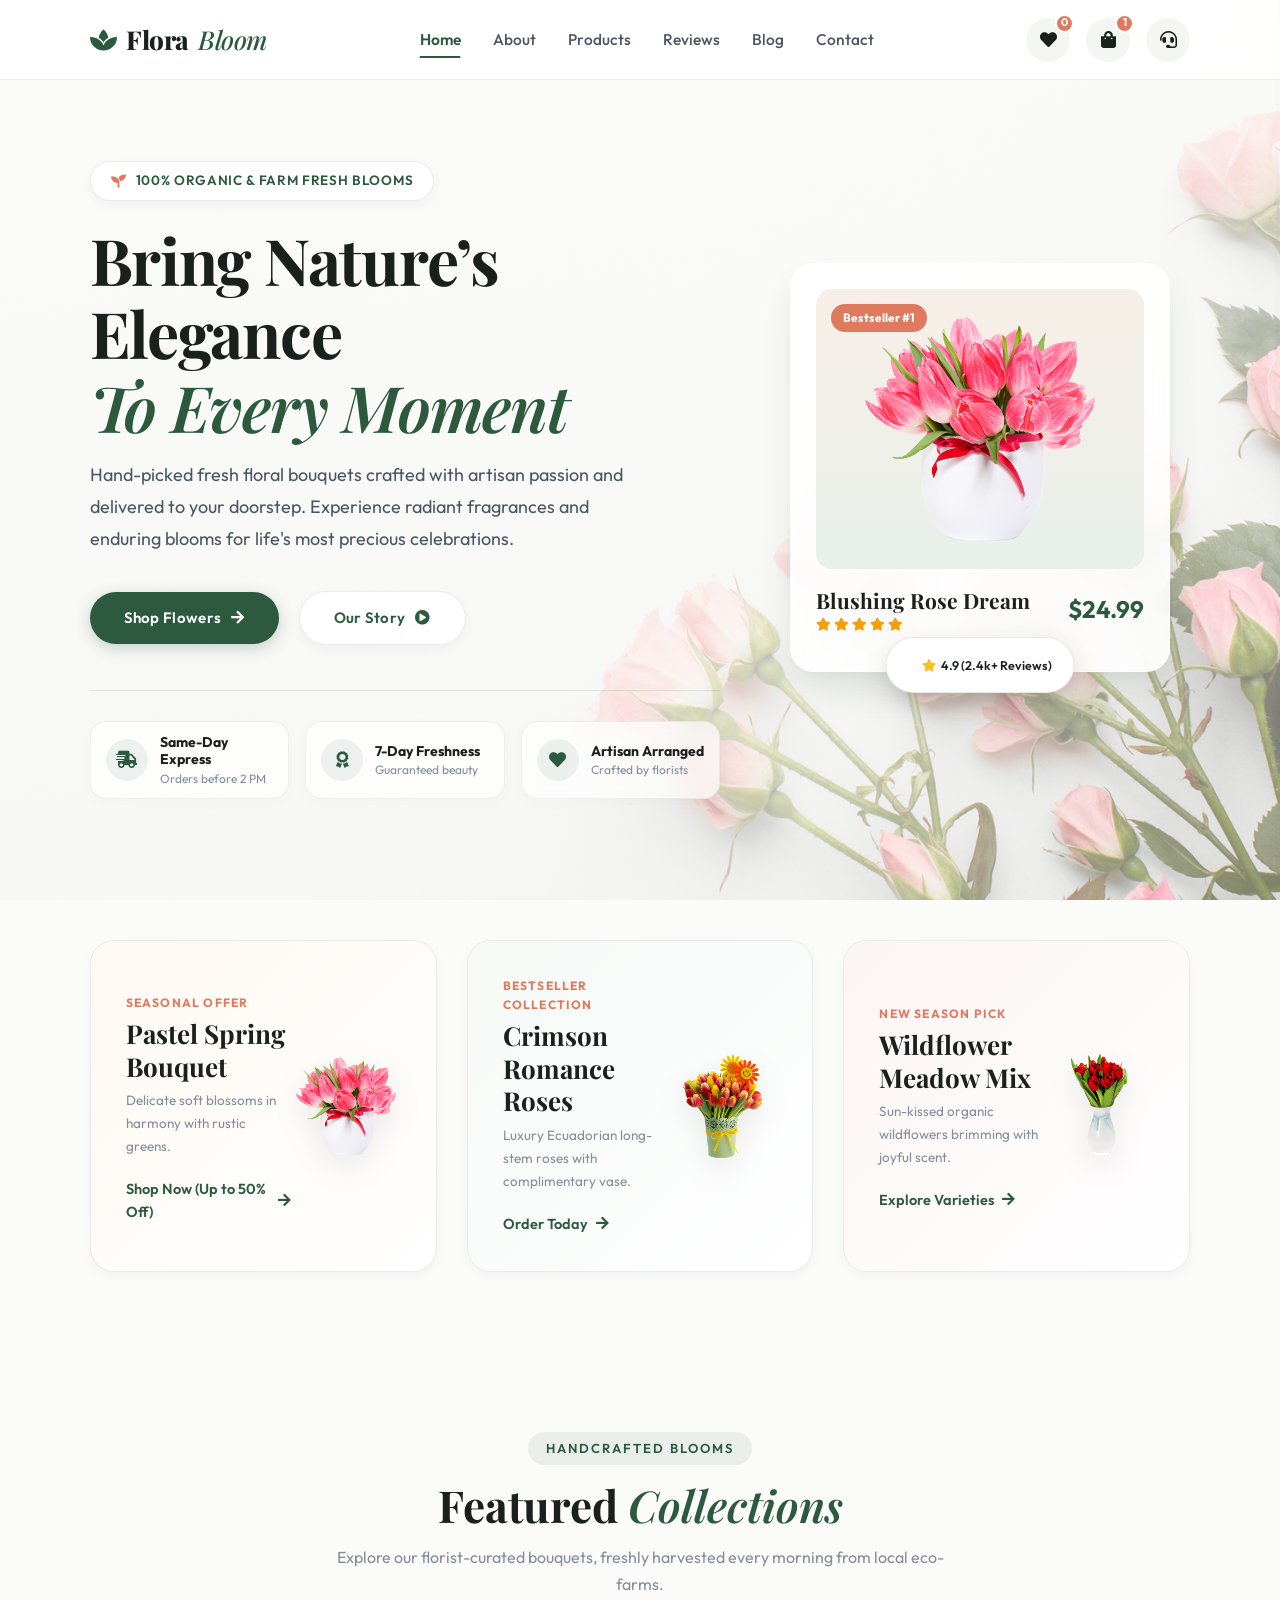
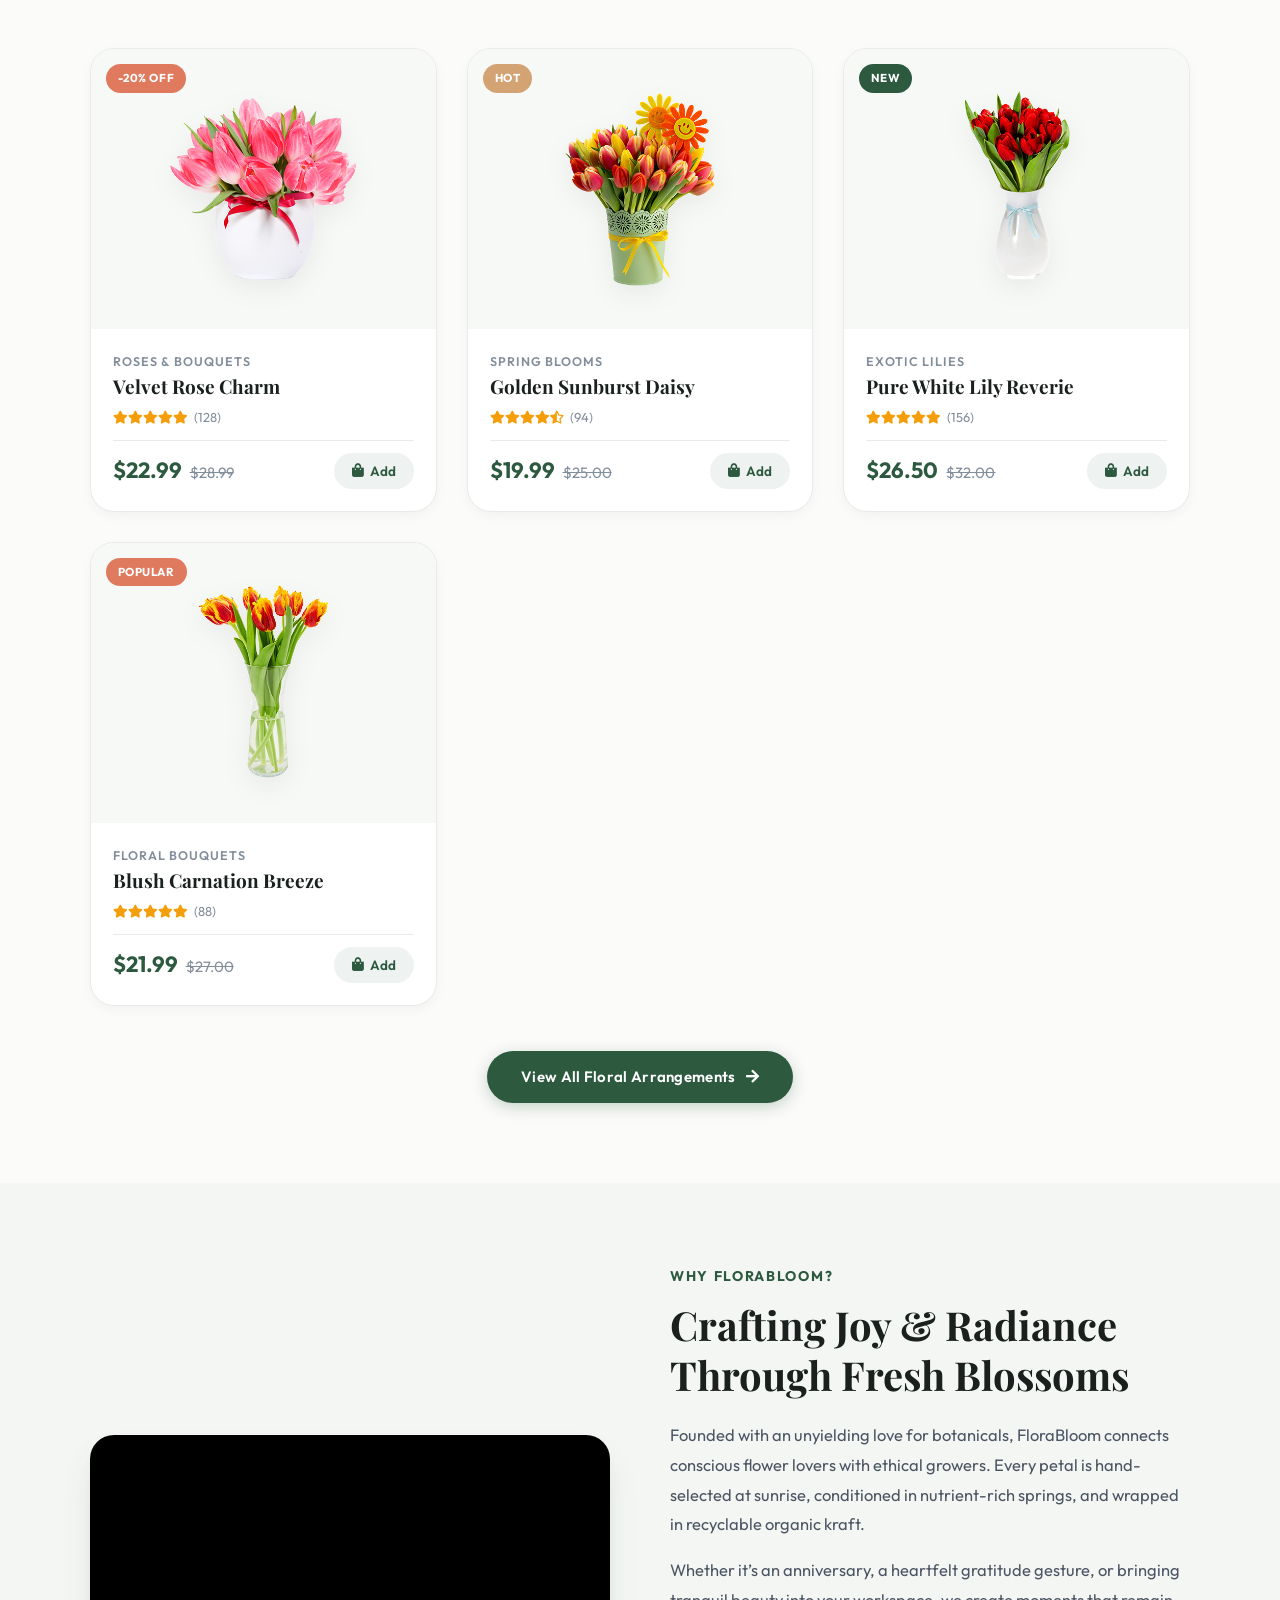
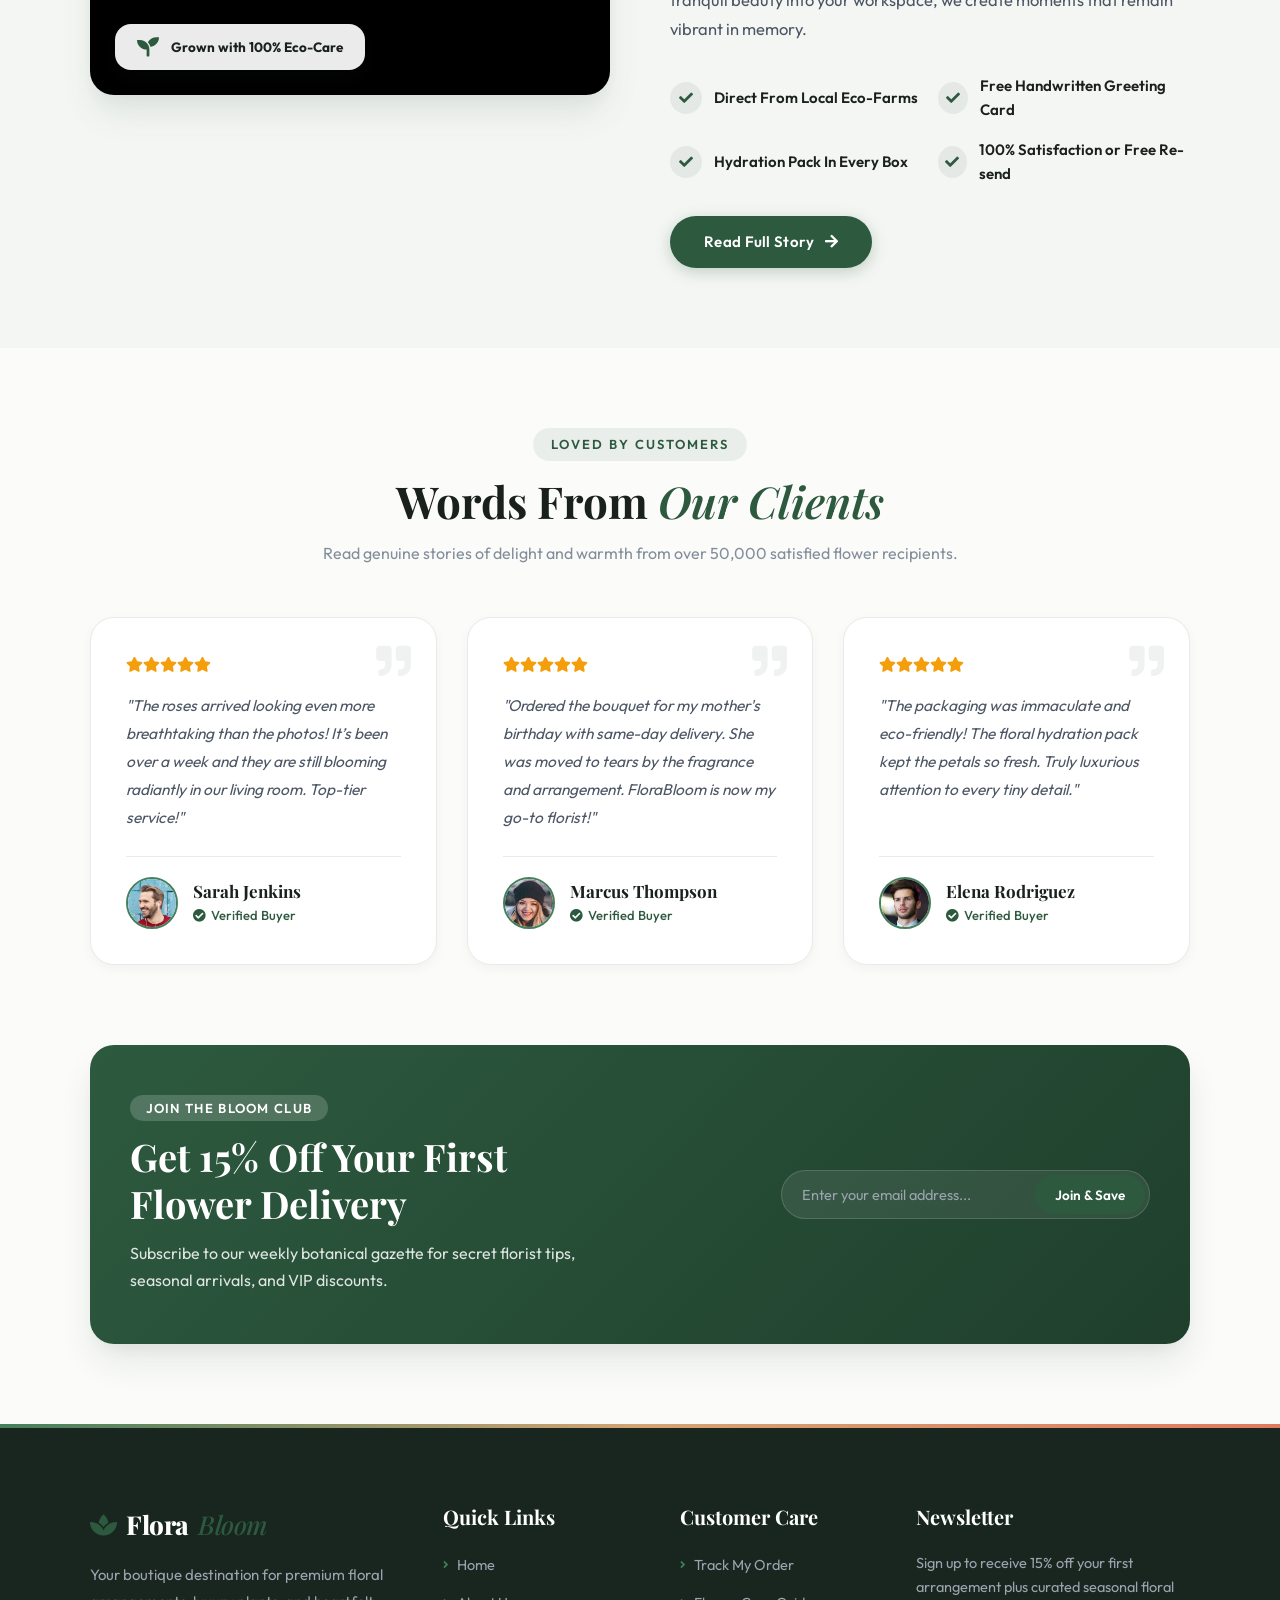
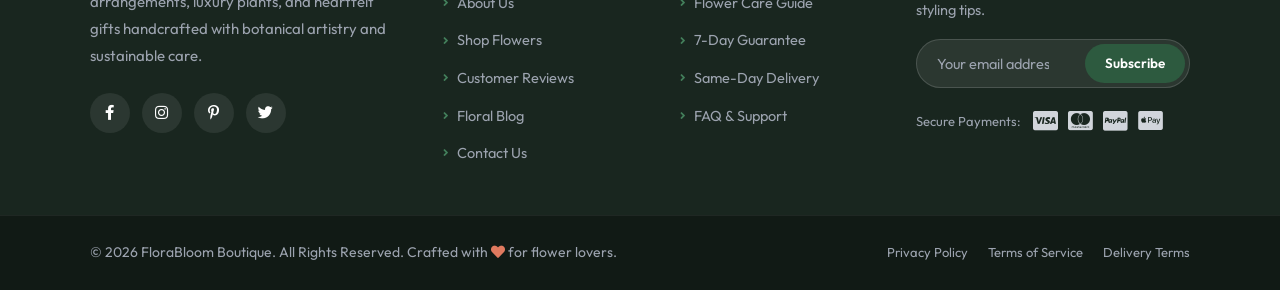
<file: Flower-Website-main/Flower-Website-main/index.html>
<!DOCTYPE html>
<html lang="en">
  <head>
    <meta charset="UTF-8" />
    <meta http-equiv="X-UA-Compatible" content="IE=edge" />
    <meta name="viewport" content="width=device-width, initial-scale=1.0" />
    <title>FloraBloom | Luxury Flower Boutique & Botanical Gifts</title>
    
    <!-- Google Fonts -->
    <link rel="preconnect" href="https://fonts.googleapis.com" />
    <link rel="preconnect" href="https://fonts.gstatic.com" crossorigin />
    <link
      href="https://fonts.googleapis.com/css2?family=Outfit:wght@300;400;500;600;700;800&family=Playfair+Display:ital,wght@0,500;0,600;0,700;0,800;1,400;1,600&display=swap"
      rel="stylesheet"
    />

    <!-- Font Awesome CDN -->
    <link
      rel="stylesheet"
      href="https://cdnjs.cloudflare.com/ajax/libs/font-awesome/5.15.4/css/all.min.css"
    />

    <!-- Stylesheets -->
    <link rel="stylesheet" href="css/style.css" />
    <link rel="stylesheet" href="css/responsive.css" />
  </head>
  <body>
    <!--=============== HEADER ===============-->
    <header>
      <div id="mobile">
        <i id="bar" class="fas fa-bars"></i>
      </div>

      <div class="nav--logo">
        <a href="index.html">
          <i class="fas fa-spa"></i>
          Flora<span>Bloom</span>
        </a>
      </div>

      <nav class="navbar">
        <a href="index.html" class="active">Home</a>
        <a href="about.html">About</a>
        <a href="product.html">Products</a>
        <a href="review.html">Reviews</a>
        <a href="blog.html">Blog</a>
        <a href="contact.html">Contact</a>
      </nav>

      <div class="nav--icon">
        <a href="#" class="icon-btn open-wish-btn" title="View Favourites">
          <i class="fas fa-heart"></i>
          <span class="badge-count wish-count">0</span>
        </a>
        <a href="#" class="icon-btn open-cart-btn" title="View Cart">
          <i class="fas fa-shopping-bag"></i>
          <span class="badge-count cart-count">0</span>
        </a>
        <a href="contact.html" class="icon-btn" title="Help & Contact">
          <i class="fas fa-headset"></i>
        </a>
      </div>
    </header>

    <main>
      <!--=============== HERO SECTION ===============-->
      <section id="home" class="home">
        <div class="home-container">
          <div class="home--content">
            <div class="hero-badge">
              <i class="fas fa-seedling"></i>
              <span>100% Organic & Farm Fresh Blooms</span>
            </div>
            <h3>
              Bring Nature’s Elegance
              <span>To Every Moment</span>
            </h3>
            <p>
              Hand-picked fresh floral bouquets crafted with artisan passion and delivered to your doorstep. Experience radiant fragrances and enduring blooms for life's most precious celebrations.
            </p>

            <div class="hero-actions">
              <a href="product.html" class="btn">
                <span>Shop Flowers</span>
                <i class="fas fa-arrow-right"></i>
              </a>
              <a href="about.html" class="btn btn-secondary">
                <span>Our Story</span>
                <i class="fas fa-play-circle"></i>
              </a>
            </div>

            <div class="hero-features">
              <div class="hero-feat-item">
                <div class="hero-feat-icon">
                  <i class="fas fa-shipping-fast"></i>
                </div>
                <div class="hero-feat-text">
                  <h5>Same-Day Express</h5>
                  <p>Orders before 2 PM</p>
                </div>
              </div>

              <div class="hero-feat-item">
                <div class="hero-feat-icon">
                  <i class="fas fa-award"></i>
                </div>
                <div class="hero-feat-text">
                  <h5>7-Day Freshness</h5>
                  <p>Guaranteed beauty</p>
                </div>
              </div>

              <div class="hero-feat-item">
                <div class="hero-feat-icon">
                  <i class="fas fa-heart"></i>
                </div>
                <div class="hero-feat-text">
                  <h5>Artisan Arranged</h5>
                  <p>Crafted by florists</p>
                </div>
              </div>
            </div>
          </div>

          <div class="hero-visual">
            <div class="hero-floating-card">
              <div class="hero-card-img-wrap">
                <span class="hero-card-badge">Bestseller #1</span>
                <img src="images/img-1.png" alt="Blushing Peony Bouquet" />
              </div>
              <div class="hero-card-info">
                <div>
                  <h4>Blushing Rose Dream</h4>
                  <div class="stars">
                    <i class="fas fa-star"></i>
                    <i class="fas fa-star"></i>
                    <i class="fas fa-star"></i>
                    <i class="fas fa-star"></i>
                    <i class="fas fa-star"></i>
                  </div>
                </div>
                <div class="price">$24.99</div>
              </div>

              <div class="floating-review-pill">
                <div class="pill-avatars">
                  <img src="images/pic-1.png" alt="Client 1" />
                  <img src="images/pic-2.png" alt="Client 2" />
                  <img src="images/pic-3.png" alt="Client 3" />
                </div>
                <div class="pill-text">
                  <i class="fas fa-star"></i> 4.9 (2.4k+ Reviews)
                </div>
              </div>
            </div>
          </div>
        </div>
      </section>

      <!--=============== PROMOTIONAL CARDS ===============-->
      <section id="card">
        <div class="card--des">
          <div class="card--content">
            <span class="card-tag">Seasonal Offer</span>
            <h3>Pastel Spring Bouquet</h3>
            <p class="card-desc">Delicate soft blossoms in harmony with rustic greens.</p>
            <a href="product.html" class="card-btn">
              <span>Shop Now (Up to 50% Off)</span>
              <i class="fas fa-arrow-right"></i>
            </a>
          </div>
          <div class="card--img">
            <img src="images/img-1.png" alt="Pastel Spring Bouquet" />
          </div>
        </div>

        <div class="card--des">
          <div class="card--content">
            <span class="card-tag">Bestseller Collection</span>
            <h3>Crimson Romance Roses</h3>
            <p class="card-desc">Luxury Ecuadorian long-stem roses with complimentary vase.</p>
            <a href="product.html" class="card-btn">
              <span>Order Today</span>
              <i class="fas fa-arrow-right"></i>
            </a>
          </div>
          <div class="card--img">
            <img src="images/img-2.png" alt="Crimson Romance Roses" />
          </div>
        </div>

        <div class="card--des">
          <div class="card--content">
            <span class="card-tag">New Season Pick</span>
            <h3>Wildflower Meadow Mix</h3>
            <p class="card-desc">Sun-kissed organic wildflowers brimming with joyful scent.</p>
            <a href="product.html" class="card-btn">
              <span>Explore Varieties</span>
              <i class="fas fa-arrow-right"></i>
            </a>
          </div>
          <div class="card--img">
            <img src="images/img-3.png" alt="Wildflower Meadow Mix" />
          </div>
        </div>
      </section>

      <!--=============== FEATURED PRODUCTS PREVIEW ===============-->
      <section class="product">
        <div class="section-header">
          <span class="section-tag">Handcrafted Blooms</span>
          <h2 class="heading">Featured <span>Collections</span></h2>
          <p class="section-subtitle">
            Explore our florist-curated bouquets, freshly harvested every morning from local eco-farms.
          </p>
        </div>

        <div class="product--container">
          <!-- Product 1 -->
          <div class="product-card" data-id="p1" data-category="bouquets">
            <div class="pro-image-wrapper">
              <span class="badge-tag badge-sale">-20% OFF</span>
              <div class="pro-actions">
                <button class="action-btn view-btn" title="Quick View"><i class="fas fa-eye"></i></button>
                <button class="action-btn wish-btn" title="Save to Wishlist"><i class="fas fa-heart"></i></button>
              </div>
              <img src="images/img-1.png" alt="Velvet Rose Charm" />
            </div>
            <div class="pro-content">
              <span class="pro-category">Roses & Bouquets</span>
              <h3 class="pro-title">Velvet Rose Charm</h3>
              <div class="pro-rating">
                <div class="stars">
                  <i class="fas fa-star"></i><i class="fas fa-star"></i><i class="fas fa-star"></i><i class="fas fa-star"></i><i class="fas fa-star"></i>
                </div>
                <span class="rating-count">(128)</span>
              </div>
              <div class="pro-bottom">
                <div class="price-wrap">
                  <span class="current-price">$22.99</span>
                  <span class="old-price">$28.99</span>
                </div>
                <button class="add-cart-btn"><i class="fas fa-shopping-bag"></i> Add</button>
              </div>
            </div>
          </div>

          <!-- Product 2 -->
          <div class="product-card" data-id="p2" data-category="roses">
            <div class="pro-image-wrapper">
              <span class="badge-tag badge-hot">HOT</span>
              <div class="pro-actions">
                <button class="action-btn view-btn" title="Quick View"><i class="fas fa-eye"></i></button>
                <button class="action-btn wish-btn" title="Save to Wishlist"><i class="fas fa-heart"></i></button>
              </div>
              <img src="images/img-2.png" alt="Golden Sunburst Daisy" />
            </div>
            <div class="pro-content">
              <span class="pro-category">Spring Blooms</span>
              <h3 class="pro-title">Golden Sunburst Daisy</h3>
              <div class="pro-rating">
                <div class="stars">
                  <i class="fas fa-star"></i><i class="fas fa-star"></i><i class="fas fa-star"></i><i class="fas fa-star"></i><i class="fas fa-star-half-alt"></i>
                </div>
                <span class="rating-count">(94)</span>
              </div>
              <div class="pro-bottom">
                <div class="price-wrap">
                  <span class="current-price">$19.99</span>
                  <span class="old-price">$25.00</span>
                </div>
                <button class="add-cart-btn"><i class="fas fa-shopping-bag"></i> Add</button>
              </div>
            </div>
          </div>

          <!-- Product 3 -->
          <div class="product-card" data-id="p3" data-category="bouquets">
            <div class="pro-image-wrapper">
              <span class="badge-tag badge-new">NEW</span>
              <div class="pro-actions">
                <button class="action-btn view-btn" title="Quick View"><i class="fas fa-eye"></i></button>
                <button class="action-btn wish-btn" title="Save to Wishlist"><i class="fas fa-heart"></i></button>
              </div>
              <img src="images/img-3.png" alt="Pure White Lily Reverie" />
            </div>
            <div class="pro-content">
              <span class="pro-category">Exotic Lilies</span>
              <h3 class="pro-title">Pure White Lily Reverie</h3>
              <div class="pro-rating">
                <div class="stars">
                  <i class="fas fa-star"></i><i class="fas fa-star"></i><i class="fas fa-star"></i><i class="fas fa-star"></i><i class="fas fa-star"></i>
                </div>
                <span class="rating-count">(156)</span>
              </div>
              <div class="pro-bottom">
                <div class="price-wrap">
                  <span class="current-price">$26.50</span>
                  <span class="old-price">$32.00</span>
                </div>
                <button class="add-cart-btn"><i class="fas fa-shopping-bag"></i> Add</button>
              </div>
            </div>
          </div>

          <!-- Product 4 -->
          <div class="product-card" data-id="p4" data-category="orchids">
            <div class="pro-image-wrapper">
              <span class="badge-tag badge-sale">POPULAR</span>
              <div class="pro-actions">
                <button class="action-btn view-btn" title="Quick View"><i class="fas fa-eye"></i></button>
                <button class="action-btn wish-btn" title="Save to Wishlist"><i class="fas fa-heart"></i></button>
              </div>
              <img src="images/img-4.png" alt="Blush Carnation Breeze" />
            </div>
            <div class="pro-content">
              <span class="pro-category">Floral Bouquets</span>
              <h3 class="pro-title">Blush Carnation Breeze</h3>
              <div class="pro-rating">
                <div class="stars">
                  <i class="fas fa-star"></i><i class="fas fa-star"></i><i class="fas fa-star"></i><i class="fas fa-star"></i><i class="fas fa-star"></i>
                </div>
                <span class="rating-count">(88)</span>
              </div>
              <div class="pro-bottom">
                <div class="price-wrap">
                  <span class="current-price">$21.99</span>
                  <span class="old-price">$27.00</span>
                </div>
                <button class="add-cart-btn"><i class="fas fa-shopping-bag"></i> Add</button>
              </div>
            </div>
          </div>
        </div>

        <div style="text-align: center; margin-top: 4.5rem;">
          <a href="product.html" class="btn">
            <span>View All Floral Arrangements</span>
            <i class="fas fa-arrow-right"></i>
          </a>
        </div>
      </section>

      <!--=============== ABOUT PREVIEW & VIDEO ===============-->
      <section class="about" style="background: var(--bg-alt);">
        <div class="about--des">
          <div class="video-container">
            <video src="images/about.mp4" loop autoplay muted playsinline></video>
            <div class="video-badge">
              <i class="fas fa-seedling"></i>
              <span>Grown with 100% Eco-Care</span>
            </div>
          </div>

          <div class="about-content">
            <span class="sub-tag">Why FloraBloom?</span>
            <h3>Crafting Joy & Radiance Through Fresh Blossoms</h3>
            <p>
              Founded with an unyielding love for botanicals, FloraBloom connects conscious flower lovers with ethical growers. Every petal is hand-selected at sunrise, conditioned in nutrient-rich springs, and wrapped in recyclable organic kraft.
            </p>
            <p>
              Whether it’s an anniversary, a heartfelt gratitude gesture, or bringing tranquil beauty into your workspace, we create moments that remain vibrant in memory.
            </p>

            <div class="about-features-list">
              <div class="about-feature-item">
                <i class="fas fa-check"></i>
                <span>Direct From Local Eco-Farms</span>
              </div>
              <div class="about-feature-item">
                <i class="fas fa-check"></i>
                <span>Free Handwritten Greeting Card</span>
              </div>
              <div class="about-feature-item">
                <i class="fas fa-check"></i>
                <span>Hydration Pack In Every Box</span>
              </div>
              <div class="about-feature-item">
                <i class="fas fa-check"></i>
                <span>100% Satisfaction or Free Re-send</span>
              </div>
            </div>

            <a href="about.html" class="btn">
              <span>Read Full Story</span>
              <i class="fas fa-arrow-right"></i>
            </a>
          </div>
        </div>
      </section>

      <!--=============== TESTIMONIALS PREVIEW ===============-->
      <section class="client">
        <div class="section-header">
          <span class="section-tag">Loved By Customers</span>
          <h2 class="heading">Words From <span>Our Clients</span></h2>
          <p class="section-subtitle">Read genuine stories of delight and warmth from over 50,000 satisfied flower recipients.</p>
        </div>

        <div class="client--des">
          <div class="review-box">
            <i class="fas fa-quote-right quote-icon"></i>
            <div class="review-stars">
              <i class="fas fa-star"></i><i class="fas fa-star"></i><i class="fas fa-star"></i><i class="fas fa-star"></i><i class="fas fa-star"></i>
            </div>
            <p class="review-text">
              "The roses arrived looking even more breathtaking than the photos! It’s been over a week and they are still blooming radiantly in our living room. Top-tier service!"
            </p>
            <div class="client-profile">
              <img src="images/pic-1.png" alt="Sarah Jenkins" />
              <div class="client-meta">
                <h4>Sarah Jenkins</h4>
                <span><i class="fas fa-check-circle"></i> Verified Buyer</span>
              </div>
            </div>
          </div>

          <div class="review-box">
            <i class="fas fa-quote-right quote-icon"></i>
            <div class="review-stars">
              <i class="fas fa-star"></i><i class="fas fa-star"></i><i class="fas fa-star"></i><i class="fas fa-star"></i><i class="fas fa-star"></i>
            </div>
            <p class="review-text">
              "Ordered the bouquet for my mother's birthday with same-day delivery. She was moved to tears by the fragrance and arrangement. FloraBloom is now my go-to florist!"
            </p>
            <div class="client-profile">
              <img src="images/pic-2.png" alt="Marcus Thompson" />
              <div class="client-meta">
                <h4>Marcus Thompson</h4>
                <span><i class="fas fa-check-circle"></i> Verified Buyer</span>
              </div>
            </div>
          </div>

          <div class="review-box">
            <i class="fas fa-quote-right quote-icon"></i>
            <div class="review-stars">
              <i class="fas fa-star"></i><i class="fas fa-star"></i><i class="fas fa-star"></i><i class="fas fa-star"></i><i class="fas fa-star"></i>
            </div>
            <p class="review-text">
              "The packaging was immaculate and eco-friendly! The floral hydration pack kept the petals so fresh. Truly luxurious attention to every tiny detail."
            </p>
            <div class="client-profile">
              <img src="images/pic-3.png" alt="Elena Rodriguez" />
              <div class="client-meta">
                <h4>Elena Rodriguez</h4>
                <span><i class="fas fa-check-circle"></i> Verified Buyer</span>
              </div>
            </div>
          </div>
        </div>
      </section>

      <!--=============== NEWSLETTER CLUB BANNER ===============-->
      <section style="padding: 0 7% 8rem;">
        <div style="background: linear-gradient(135deg, var(--primary) 0%, var(--primary-hover) 100%); border-radius: var(--radius-lg); padding: 5rem 4rem; color: #fff; display: flex; align-items: center; justify-content: space-between; flex-wrap: wrap; gap: 3rem; box-shadow: var(--shadow-lg);">
          <div style="max-width: 50rem;">
            <span style="background: rgba(255,255,255,0.18); padding: 0.5rem 1.6rem; border-radius: var(--radius-full); font-size: 1.3rem; font-weight: 600; text-transform: uppercase; letter-spacing: 0.1em;">Join The Bloom Club</span>
            <h3 style="color: #fff; font-size: clamp(2.6rem, 4vw, 3.8rem); margin: 1.2rem 0;">Get 15% Off Your First Flower Delivery</h3>
            <p style="color: rgba(255,255,255,0.85); font-size: 1.6rem; margin: 0;">Subscribe to our weekly botanical gazette for secret florist tips, seasonal arrivals, and VIP discounts.</p>
          </div>
          <form class="newsletter-form" style="min-width: 32rem; margin: 0;">
            <input type="email" placeholder="Enter your email address..." required />
            <button type="submit">Join & Save</button>
          </form>
        </div>
      </section>
    </main>

    <!--=============== FOOTER ===============-->
    <footer>
      <div class="footer-top">
        <div class="footer-grid">
          <div class="footer-col footer-about">
            <div class="nav--logo" style="margin-bottom: 1.5rem;">
              <a href="index.html" style="color: #fff;">
                <i class="fas fa-spa"></i>
                Flora<span>Bloom</span>
              </a>
            </div>
            <p>
              Your boutique destination for premium floral arrangements, luxury plants, and heartfelt gifts handcrafted with botanical artistry and sustainable care.
            </p>
            <div class="footer-socials">
              <a href="#" class="social-icon" title="Facebook"><i class="fab fa-facebook-f"></i></a>
              <a href="#" class="social-icon" title="Instagram"><i class="fab fa-instagram"></i></a>
              <a href="#" class="social-icon" title="Pinterest"><i class="fab fa-pinterest-p"></i></a>
              <a href="#" class="social-icon" title="Twitter"><i class="fab fa-twitter"></i></a>
            </div>
          </div>

          <div class="footer-col">
            <h3>Quick Links</h3>
            <ul class="footer-links">
              <li><a href="index.html"><i class="fas fa-angle-right"></i> Home</a></li>
              <li><a href="about.html"><i class="fas fa-angle-right"></i> About Us</a></li>
              <li><a href="product.html"><i class="fas fa-angle-right"></i> Shop Flowers</a></li>
              <li><a href="review.html"><i class="fas fa-angle-right"></i> Customer Reviews</a></li>
              <li><a href="blog.html"><i class="fas fa-angle-right"></i> Floral Blog</a></li>
              <li><a href="contact.html"><i class="fas fa-angle-right"></i> Contact Us</a></li>
            </ul>
          </div>

          <div class="footer-col">
            <h3>Customer Care</h3>
            <ul class="footer-links">
              <li><a href="track-order.html"><i class="fas fa-angle-right"></i> Track My Order</a></li>
              <li><a href="care-guide.html"><i class="fas fa-angle-right"></i> Flower Care Guide</a></li>
              <li><a href="guarantee.html"><i class="fas fa-angle-right"></i> 7-Day Guarantee</a></li>
              <li><a href="delivery.html"><i class="fas fa-angle-right"></i> Same-Day Delivery</a></li>
              <li><a href="faq.html"><i class="fas fa-angle-right"></i> FAQ & Support</a></li>
            </ul>
          </div>

          <div class="footer-col footer-newsletter">
            <h3>Newsletter</h3>
            <p>Sign up to receive 15% off your first arrangement plus curated seasonal floral styling tips.</p>
            <form class="newsletter-form">
              <input type="email" placeholder="Your email address..." required />
              <button type="submit">Subscribe</button>
            </form>
            <div class="payment-methods">
              <span>Secure Payments:</span>
              <div class="pay-icons">
                <i class="fab fa-cc-visa" title="Visa"></i>
                <i class="fab fa-cc-mastercard" title="Mastercard"></i>
                <i class="fab fa-cc-paypal" title="PayPal"></i>
                <i class="fab fa-cc-apple-pay" title="Apple Pay"></i>
              </div>
            </div>
          </div>
        </div>
      </div>

      <div class="credit">
        <p>© 2026 FloraBloom Boutique. All Rights Reserved. Crafted with <i class="fas fa-heart" style="color: var(--accent);"></i> for flower lovers.</p>
        <div class="credit-links">
          <a href="#">Privacy Policy</a>
          <a href="#">Terms of Service</a>
          <a href="#">Delivery Terms</a>
        </div>
      </div>
    </footer>

    <!--=============== SLIDE-OUT CART DRAWER ===============-->
    <div class="cart-drawer">
      <div class="cart-header">
        <h3><i class="fas fa-shopping-bag"></i> Your Basket</h3>
        <div class="close-cart-btn" title="Close"><i class="fas fa-times"></i></div>
      </div>
      <div class="cart-items-body"></div>
      <div class="cart-footer">
        <div class="cart-subtotal">
          <span>Subtotal:</span>
          <strong class="cart-subtotal-val">$0.00</strong>
        </div>
        <button class="btn checkout-btn" onclick="showToast('Proceeding to secure checkout! 🌸', 'fa-lock')">Proceed to Checkout</button>
      </div>
    </div>

    <!--=============== SLIDE-OUT FAVOURITES / WISHLIST DRAWER ===============-->
    <div class="wishlist-drawer">
      <div class="cart-header">
        <h3><i class="fas fa-heart" style="color: #e63946;"></i> Your Favourites (<span class="wish-count-val">0</span>)</h3>
        <div class="close-wish-btn" title="Close"><i class="fas fa-times"></i></div>
      </div>
      <div class="wishlist-items-body"></div>
      <div class="cart-footer">
        <button class="btn" style="width: 100%;" onclick="moveAllWishlistToCart()">
          <i class="fas fa-shopping-bag"></i> Move All to Basket
        </button>
      </div>
    </div>

    <!--=============== QUICK VIEW MODAL ===============-->
    <div class="modal-overlay">
      <div class="quick-view-card">
        <button class="close-modal-btn" aria-label="Close modal" title="Close"><i class="fas fa-times"></i></button>
        <div class="modal-img-wrap">
          <img class="modal-img" src="images/img-1.png" alt="Flower Bouquet" />
        </div>
        <div class="modal-details">
          <span class="section-tag modal-category">Fresh Flowers</span>
          <h3 class="modal-pro-title">Blushing Rose Bouquet</h3>
          <div class="modal-price">$24.99</div>
          <p class="modal-desc">Hand-selected fresh botanicals arranged with sustainable floral care and timeless elegance.</p>
          <button class="btn modal-add-cart"><i class="fas fa-shopping-bag"></i> Add to Basket</button>
        </div>
      </div>
    </div>

    <!-- Scroll to Top Button -->
    <div class="scroll-top-btn"><i class="fas fa-arrow-up"></i></div>

    <!-- Script Link -->
    <script src="js/script.js"></script>
  </body>
</html>
</file>
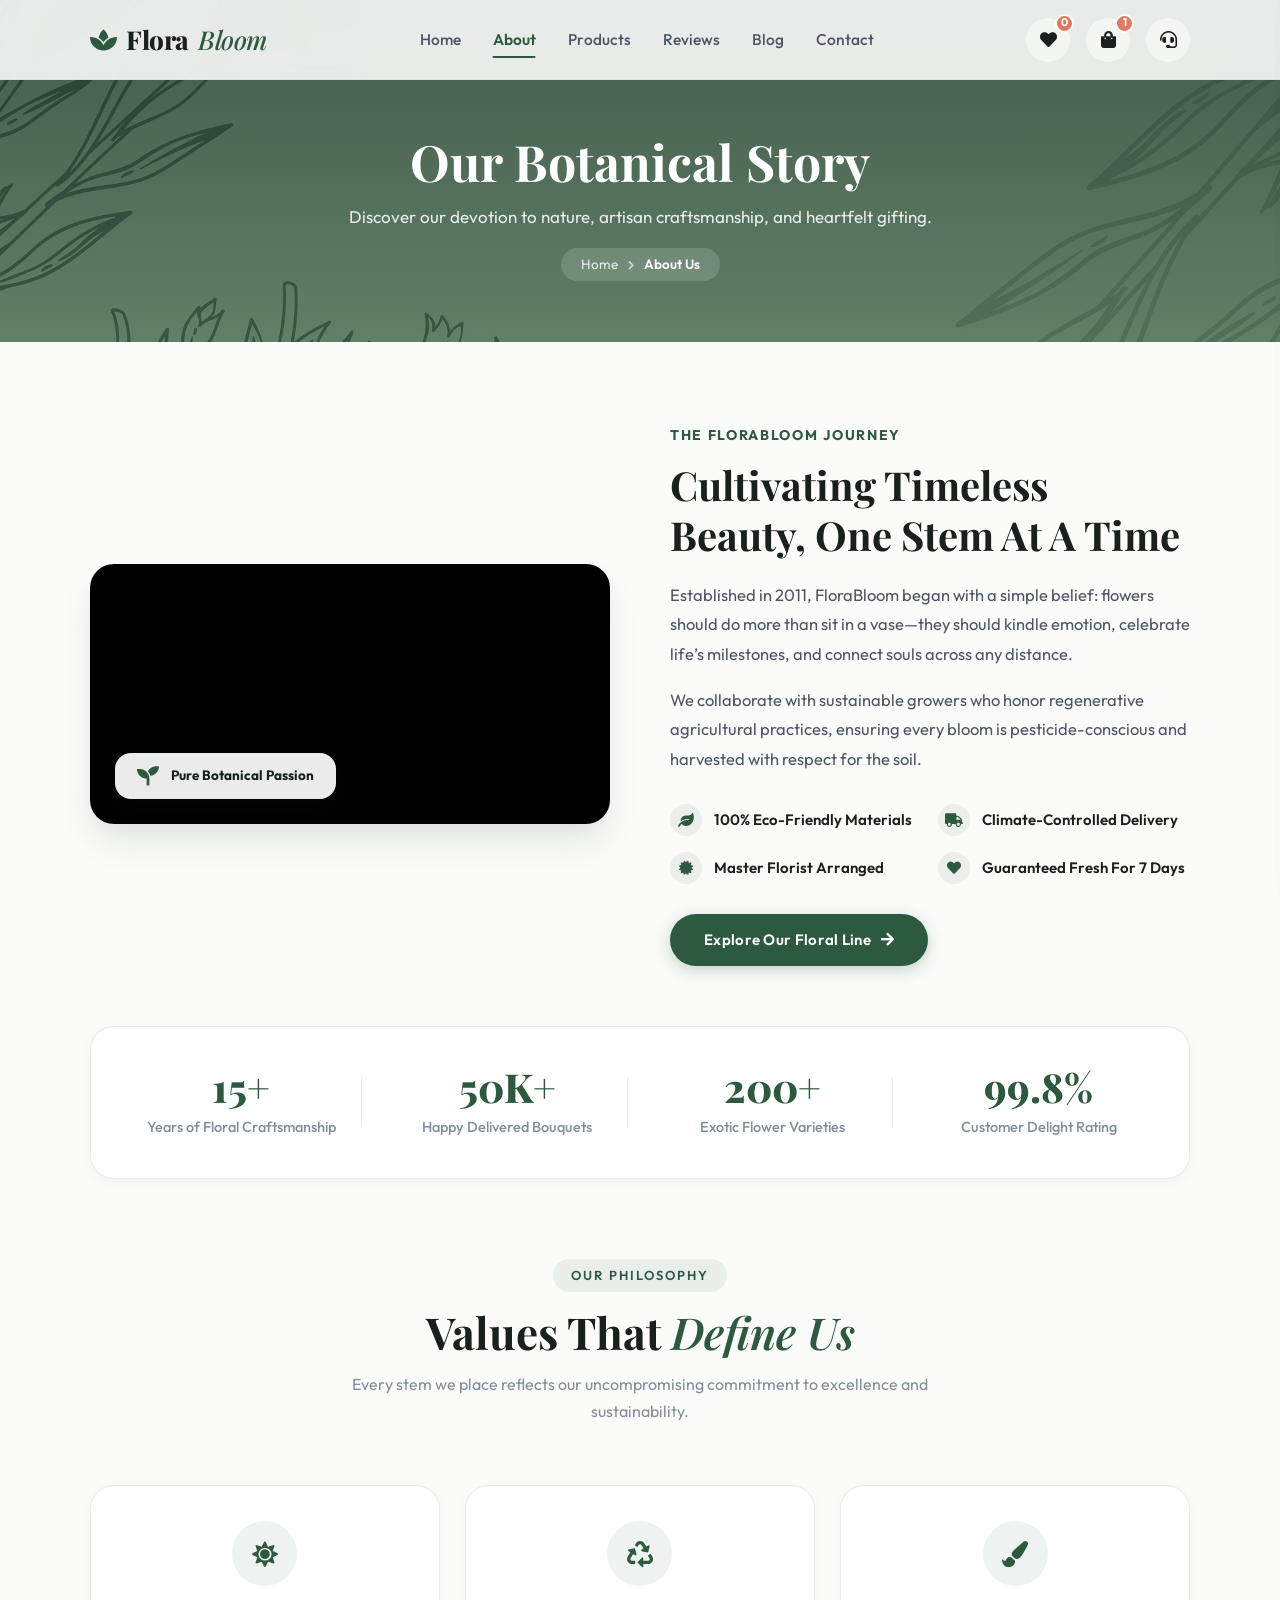
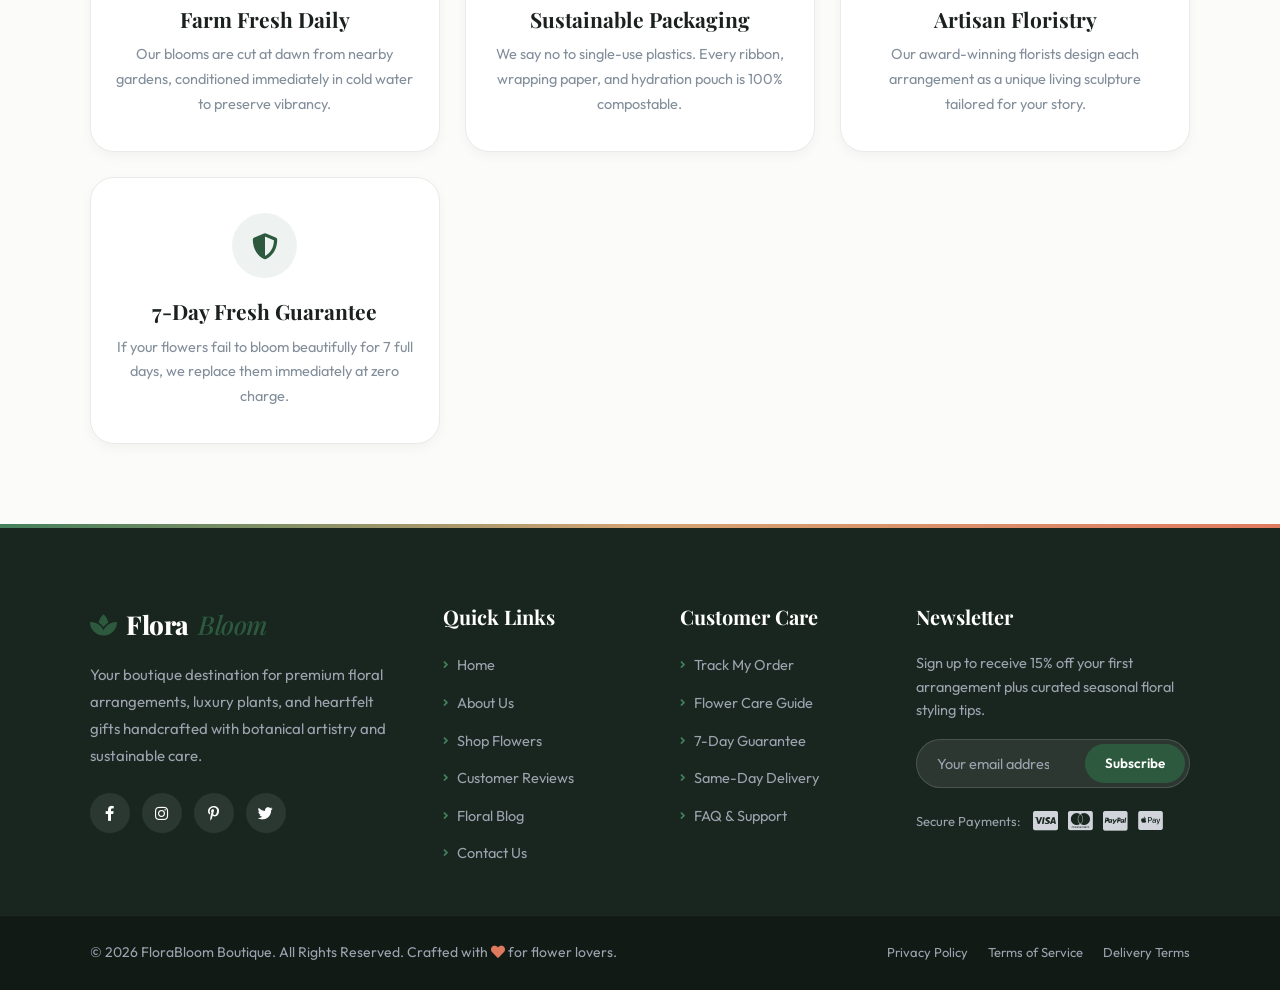
<file: Flower-Website-main/Flower-Website-main/about.html>
<!DOCTYPE html>
<html lang="en">
  <head>
    <meta charset="UTF-8" />
    <meta http-equiv="X-UA-Compatible" content="IE=edge" />
    <meta name="viewport" content="width=device-width, initial-scale=1.0" />
    <title>About Us | FloraBloom Luxury Floral Studio</title>

    <!-- Google Fonts -->
    <link rel="preconnect" href="https://fonts.googleapis.com" />
    <link rel="preconnect" href="https://fonts.gstatic.com" crossorigin />
    <link
      href="https://fonts.googleapis.com/css2?family=Outfit:wght@300;400;500;600;700;800&family=Playfair+Display:ital,wght@0,500;0,600;0,700;0,800;1,400;1,600&display=swap"
      rel="stylesheet"
    />

    <!-- Font Awesome CDN -->
    <link
      rel="stylesheet"
      href="https://cdnjs.cloudflare.com/ajax/libs/font-awesome/5.15.4/css/all.min.css"
    />

    <!-- Stylesheets -->
    <link rel="stylesheet" href="css/style.css" />
    <link rel="stylesheet" href="css/responsive.css" />
  </head>

  <body>
    <!--=============== HEADER ===============-->
    <header>
      <div id="mobile">
        <i id="bar" class="fas fa-bars"></i>
      </div>

      <div class="nav--logo">
        <a href="index.html">
          <i class="fas fa-spa"></i>
          Flora<span>Bloom</span>
        </a>
      </div>

      <nav class="navbar">
        <a href="index.html">Home</a>
        <a href="about.html" class="active">About</a>
        <a href="product.html">Products</a>
        <a href="review.html">Reviews</a>
        <a href="blog.html">Blog</a>
        <a href="contact.html">Contact</a>
      </nav>

      <div class="nav--icon">
        <a href="#" class="icon-btn open-wish-btn" title="View Favourites">
          <i class="fas fa-heart"></i>
          <span class="badge-count wish-count">0</span>
        </a>
        <a href="#" class="icon-btn open-cart-btn" title="View Cart">
          <i class="fas fa-shopping-bag"></i>
          <span class="badge-count cart-count">0</span>
        </a>
        <a href="contact.html" class="icon-btn" title="Help & Contact">
          <i class="fas fa-headset"></i>
        </a>
      </div>
    </header>

    <!--=============== HERO BANNER ===============-->
    <section id="hero" class="hero">
      <div class="hero--section">
        <h1>Our Botanical Story</h1>
        <p>Discover our devotion to nature, artisan craftsmanship, and heartfelt gifting.</p>
        <div class="breadcrumbs">
          <a href="index.html">Home</a>
          <i class="fas fa-chevron-right"></i>
          <span>About Us</span>
        </div>
      </div>
    </section>

    <!--=============== ABOUT DETAILS ===============-->
    <section id="about" class="about">
      <div class="about--des">
        <div class="video-container">
          <video src="images/about.mp4" loop autoplay muted playsinline></video>
          <div class="video-badge">
            <i class="fas fa-seedling"></i>
            <span>Pure Botanical Passion</span>
          </div>
        </div>

        <div class="about-content">
          <span class="sub-tag">The FloraBloom Journey</span>
          <h3>Cultivating Timeless Beauty, One Stem At A Time</h3>
          <p>
            Established in 2011, FloraBloom began with a simple belief: flowers should do more than sit in a vase—they should kindle emotion, celebrate life’s milestones, and connect souls across any distance.
          </p>
          <p>
            We collaborate with sustainable growers who honor regenerative agricultural practices, ensuring every bloom is pesticide-conscious and harvested with respect for the soil.
          </p>

          <div class="about-features-list">
            <div class="about-feature-item">
              <i class="fas fa-leaf"></i>
              <span>100% Eco-Friendly Materials</span>
            </div>
            <div class="about-feature-item">
              <i class="fas fa-truck"></i>
              <span>Climate-Controlled Delivery</span>
            </div>
            <div class="about-feature-item">
              <i class="fas fa-certificate"></i>
              <span>Master Florist Arranged</span>
            </div>
            <div class="about-feature-item">
              <i class="fas fa-heart"></i>
              <span>Guaranteed Fresh For 7 Days</span>
            </div>
          </div>

          <a href="product.html" class="btn">
            <span>Explore Our Floral Line</span>
            <i class="fas fa-arrow-right"></i>
          </a>
        </div>
      </div>

      <!-- Stats Grid -->
      <div class="stats-grid">
        <div class="stat-item">
          <div class="stat-num">15+</div>
          <div class="stat-label">Years of Floral Craftsmanship</div>
        </div>
        <div class="stat-item">
          <div class="stat-num">50K+</div>
          <div class="stat-label">Happy Delivered Bouquets</div>
        </div>
        <div class="stat-item">
          <div class="stat-num">200+</div>
          <div class="stat-label">Exotic Flower Varieties</div>
        </div>
        <div class="stat-item">
          <div class="stat-num">99.8%</div>
          <div class="stat-label">Customer Delight Rating</div>
        </div>
      </div>

      <!-- Core Values -->
      <div style="margin-top: 8rem;">
        <div class="section-header">
          <span class="section-tag">Our Philosophy</span>
          <h2 class="heading">Values That <span>Define Us</span></h2>
          <p class="section-subtitle">Every stem we place reflects our uncompromising commitment to excellence and sustainability.</p>
        </div>

        <div class="values-grid">
          <div class="value-card">
            <div class="value-icon">
              <i class="fas fa-sun"></i>
            </div>
            <h4>Farm Fresh Daily</h4>
            <p>Our blooms are cut at dawn from nearby gardens, conditioned immediately in cold water to preserve vibrancy.</p>
          </div>

          <div class="value-card">
            <div class="value-icon">
              <i class="fas fa-recycle"></i>
            </div>
            <h4>Sustainable Packaging</h4>
            <p>We say no to single-use plastics. Every ribbon, wrapping paper, and hydration pouch is 100% compostable.</p>
          </div>

          <div class="value-card">
            <div class="value-icon">
              <i class="fas fa-paint-brush"></i>
            </div>
            <h4>Artisan Floristry</h4>
            <p>Our award-winning florists design each arrangement as a unique living sculpture tailored for your story.</p>
          </div>

          <div class="value-card">
            <div class="value-icon">
              <i class="fas fa-shield-alt"></i>
            </div>
            <h4>7-Day Fresh Guarantee</h4>
            <p>If your flowers fail to bloom beautifully for 7 full days, we replace them immediately at zero charge.</p>
          </div>
        </div>
      </div>
    </section>

    <!--=============== FOOTER ===============-->
    <footer>
      <div class="footer-top">
        <div class="footer-grid">
          <div class="footer-col footer-about">
            <div class="nav--logo" style="margin-bottom: 1.5rem;">
              <a href="index.html" style="color: #fff;">
                <i class="fas fa-spa"></i>
                Flora<span>Bloom</span>
              </a>
            </div>
            <p>
              Your boutique destination for premium floral arrangements, luxury plants, and heartfelt gifts handcrafted with botanical artistry and sustainable care.
            </p>
            <div class="footer-socials">
              <a href="#" class="social-icon" title="Facebook"><i class="fab fa-facebook-f"></i></a>
              <a href="#" class="social-icon" title="Instagram"><i class="fab fa-instagram"></i></a>
              <a href="#" class="social-icon" title="Pinterest"><i class="fab fa-pinterest-p"></i></a>
              <a href="#" class="social-icon" title="Twitter"><i class="fab fa-twitter"></i></a>
            </div>
          </div>

          <div class="footer-col">
            <h3>Quick Links</h3>
            <ul class="footer-links">
              <li><a href="index.html"><i class="fas fa-angle-right"></i> Home</a></li>
              <li><a href="about.html"><i class="fas fa-angle-right"></i> About Us</a></li>
              <li><a href="product.html"><i class="fas fa-angle-right"></i> Shop Flowers</a></li>
              <li><a href="review.html"><i class="fas fa-angle-right"></i> Customer Reviews</a></li>
              <li><a href="blog.html"><i class="fas fa-angle-right"></i> Floral Blog</a></li>
              <li><a href="contact.html"><i class="fas fa-angle-right"></i> Contact Us</a></li>
            </ul>
          </div>

          <div class="footer-col">
            <h3>Customer Care</h3>
            <ul class="footer-links">
              <li><a href="track-order.html"><i class="fas fa-angle-right"></i> Track My Order</a></li>
              <li><a href="care-guide.html"><i class="fas fa-angle-right"></i> Flower Care Guide</a></li>
              <li><a href="guarantee.html"><i class="fas fa-angle-right"></i> 7-Day Guarantee</a></li>
              <li><a href="delivery.html"><i class="fas fa-angle-right"></i> Same-Day Delivery</a></li>
              <li><a href="faq.html"><i class="fas fa-angle-right"></i> FAQ & Support</a></li>
            </ul>
          </div>

          <div class="footer-col footer-newsletter">
            <h3>Newsletter</h3>
            <p>Sign up to receive 15% off your first arrangement plus curated seasonal floral styling tips.</p>
            <form class="newsletter-form">
              <input type="email" placeholder="Your email address..." required />
              <button type="submit">Subscribe</button>
            </form>
            <div class="payment-methods">
              <span>Secure Payments:</span>
              <div class="pay-icons">
                <i class="fab fa-cc-visa" title="Visa"></i>
                <i class="fab fa-cc-mastercard" title="Mastercard"></i>
                <i class="fab fa-cc-paypal" title="PayPal"></i>
                <i class="fab fa-cc-apple-pay" title="Apple Pay"></i>
              </div>
            </div>
          </div>
        </div>
      </div>

      <div class="credit">
        <p>© 2026 FloraBloom Boutique. All Rights Reserved. Crafted with <i class="fas fa-heart" style="color: var(--accent);"></i> for flower lovers.</p>
        <div class="credit-links">
          <a href="#">Privacy Policy</a>
          <a href="#">Terms of Service</a>
          <a href="#">Delivery Terms</a>
        </div>
      </div>
    </footer>

    <!--=============== SLIDE-OUT CART DRAWER ===============-->
    <div class="cart-drawer">
      <div class="cart-header">
        <h3><i class="fas fa-shopping-bag"></i> Your Basket</h3>
        <div class="close-cart-btn" title="Close"><i class="fas fa-times"></i></div>
      </div>
      <div class="cart-items-body"></div>
      <div class="cart-footer">
        <div class="cart-subtotal">
          <span>Subtotal:</span>
          <strong class="cart-subtotal-val">$0.00</strong>
        </div>
        <button class="btn checkout-btn" onclick="showToast('Proceeding to secure checkout! 🌸', 'fa-lock')">Proceed to Checkout</button>
      </div>
    </div>

    <!--=============== SLIDE-OUT FAVOURITES / WISHLIST DRAWER ===============-->
    <div class="wishlist-drawer">
      <div class="cart-header">
        <h3><i class="fas fa-heart" style="color: #e63946;"></i> Your Favourites (<span class="wish-count-val">0</span>)</h3>
        <div class="close-wish-btn" title="Close"><i class="fas fa-times"></i></div>
      </div>
      <div class="wishlist-items-body"></div>
      <div class="cart-footer">
        <button class="btn" style="width: 100%;" onclick="moveAllWishlistToCart()">
          <i class="fas fa-shopping-bag"></i> Move All to Basket
        </button>
      </div>
    </div>

    <!-- Scroll to Top Button -->
    <div class="scroll-top-btn"><i class="fas fa-arrow-up"></i></div>

    <!-- Script Link -->
    <script src="js/script.js"></script>
  </body>
</html>
</file>
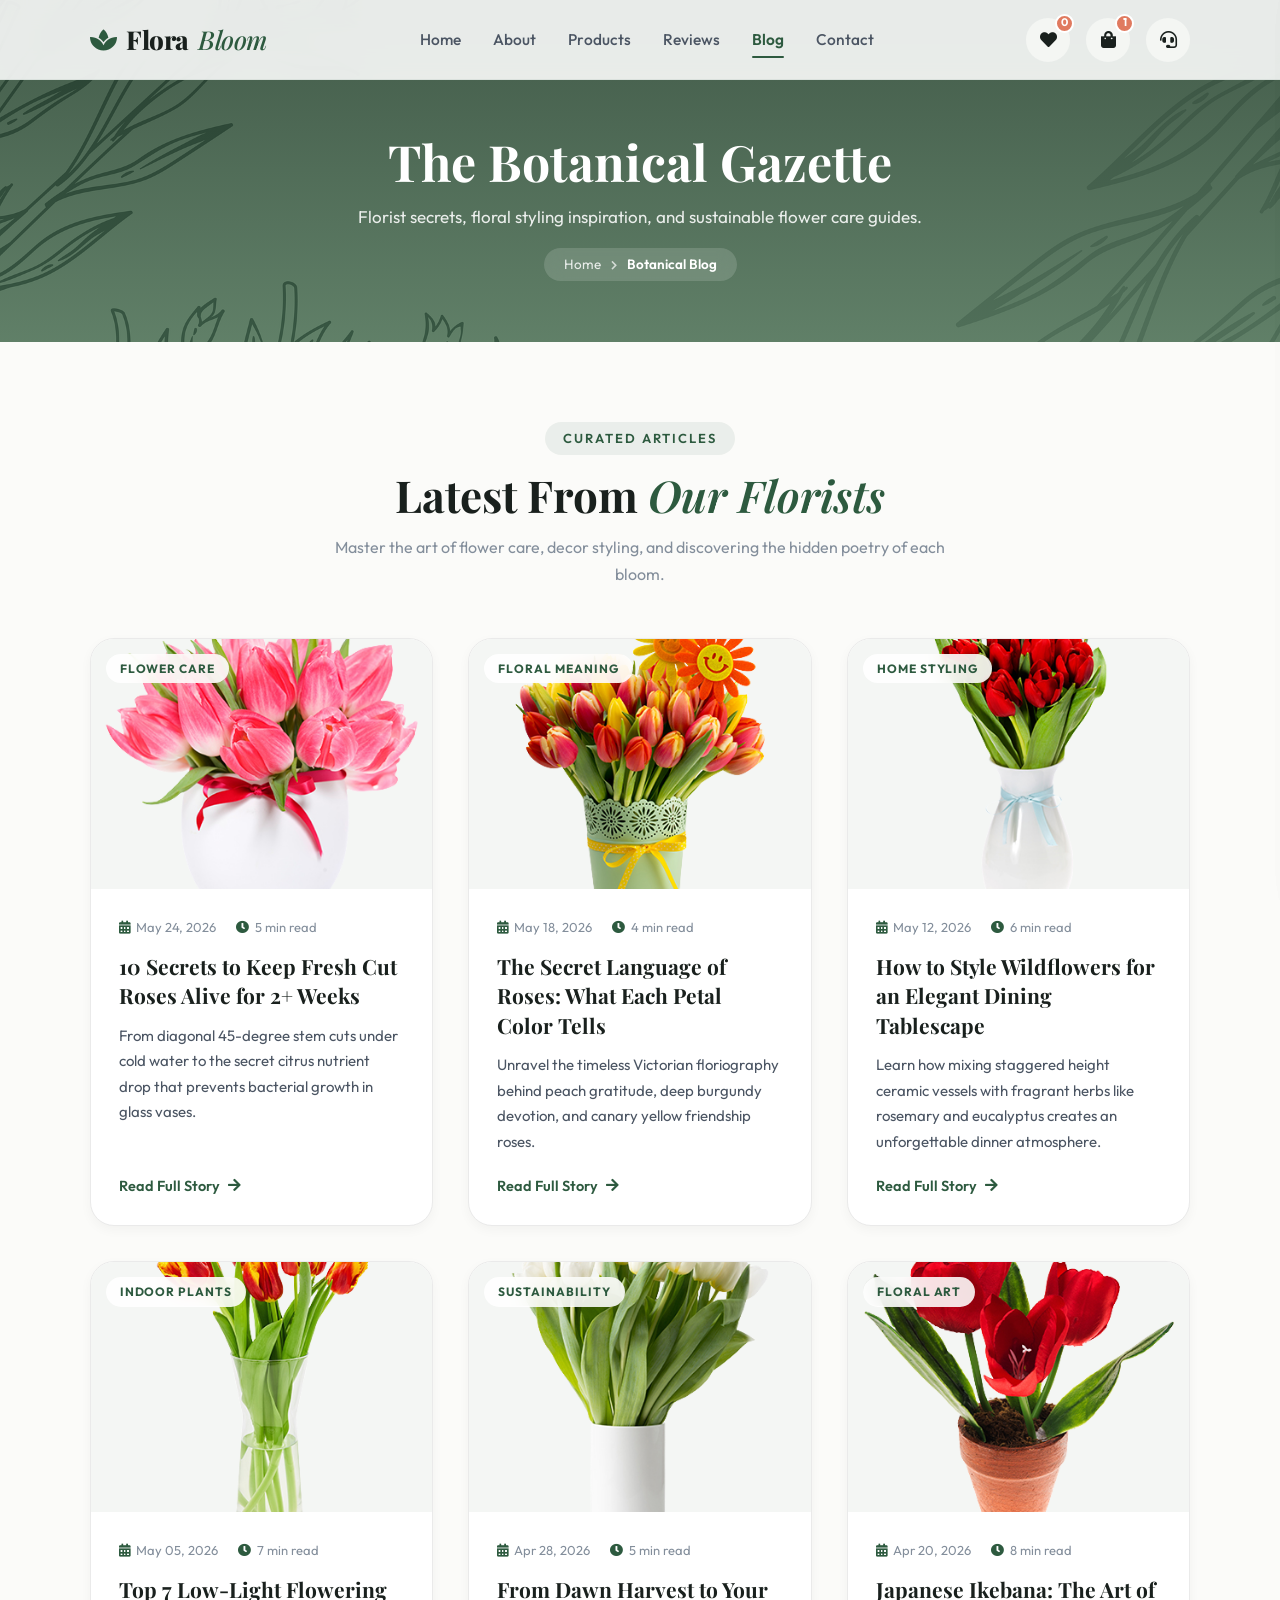
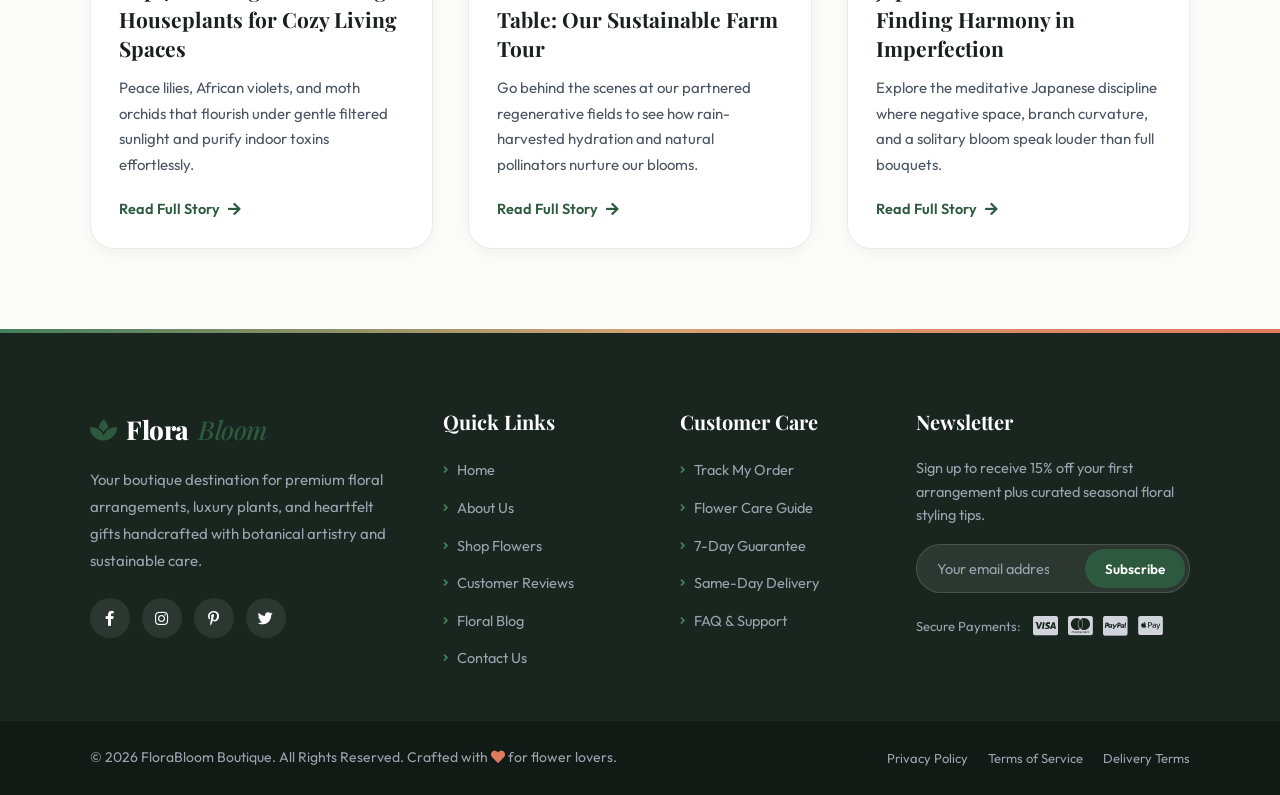
<file: Flower-Website-main/Flower-Website-main/blog.html>
<!DOCTYPE html>
<html lang="en">
  <head>
    <meta charset="UTF-8" />
    <meta http-equiv="X-UA-Compatible" content="IE=edge" />
    <meta name="viewport" content="width=device-width, initial-scale=1.0" />
    <title>Floral Journal & Care Guides | FloraBloom</title>

    <!-- Google Fonts -->
    <link rel="preconnect" href="https://fonts.googleapis.com" />
    <link rel="preconnect" href="https://fonts.gstatic.com" crossorigin />
    <link
      href="https://fonts.googleapis.com/css2?family=Outfit:wght@300;400;500;600;700;800&family=Playfair+Display:ital,wght@0,500;0,600;0,700;0,800;1,400;1,600&display=swap"
      rel="stylesheet"
    />

    <!-- Font Awesome CDN -->
    <link
      rel="stylesheet"
      href="https://cdnjs.cloudflare.com/ajax/libs/font-awesome/5.15.4/css/all.min.css"
    />

    <!-- Stylesheets -->
    <link rel="stylesheet" href="css/style.css" />
    <link rel="stylesheet" href="css/responsive.css" />
  </head>

  <body>
    <!--=============== HEADER ===============-->
    <header>
      <div id="mobile">
        <i id="bar" class="fas fa-bars"></i>
      </div>

      <div class="nav--logo">
        <a href="index.html">
          <i class="fas fa-spa"></i>
          Flora<span>Bloom</span>
        </a>
      </div>

      <nav class="navbar">
        <a href="index.html">Home</a>
        <a href="about.html">About</a>
        <a href="product.html">Products</a>
        <a href="review.html">Reviews</a>
        <a href="blog.html" class="active">Blog</a>
        <a href="contact.html">Contact</a>
      </nav>

      <div class="nav--icon">
        <a href="#" class="icon-btn open-wish-btn" title="View Favourites">
          <i class="fas fa-heart"></i>
          <span class="badge-count wish-count">0</span>
        </a>
        <a href="#" class="icon-btn open-cart-btn" title="View Cart">
          <i class="fas fa-shopping-bag"></i>
          <span class="badge-count cart-count">0</span>
        </a>
        <a href="contact.html" class="icon-btn" title="Help & Contact">
          <i class="fas fa-headset"></i>
        </a>
      </div>
    </header>

    <!--=============== HERO BANNER ===============-->
    <section id="hero" class="hero">
      <div class="hero--section">
        <h1>The Botanical Gazette</h1>
        <p>Florist secrets, floral styling inspiration, and sustainable flower care guides.</p>
        <div class="breadcrumbs">
          <a href="index.html">Home</a>
          <i class="fas fa-chevron-right"></i>
          <span>Botanical Blog</span>
        </div>
      </div>
    </section>

    <!--=============== BLOG SECTION ===============-->
    <section class="blog" id="blog">
      <div class="section-header">
        <span class="section-tag">Curated Articles</span>
        <h2 class="heading">Latest From <span>Our Florists</span></h2>
        <p class="section-subtitle">
          Master the art of flower care, decor styling, and discovering the hidden poetry of each bloom.
        </p>
      </div>

      <div class="blog--des">
        <!-- Blog 1 -->
        <article class="blog-box">
          <div class="blog-image-wrap">
            <span class="blog-category-tag">Flower Care</span>
            <img src="images/img-1.png" alt="Flower Care Tips" />
          </div>
          <div class="blog-content">
            <div class="blog-meta">
              <span><i class="fas fa-calendar-alt"></i> May 24, 2026</span>
              <span><i class="fas fa-clock"></i> 5 min read</span>
            </div>
            <h3>10 Secrets to Keep Fresh Cut Roses Alive for 2+ Weeks</h3>
            <p>
              From diagonal 45-degree stem cuts under cold water to the secret citrus nutrient drop that prevents bacterial growth in glass vases.
            </p>
            <a href="#" class="blog-link" onclick="showToast('Reading full article: Flower Care Tips 🌸', 'fa-book-open')">
              <span>Read Full Story</span>
              <i class="fas fa-arrow-right"></i>
            </a>
          </div>
        </article>

        <!-- Blog 2 -->
        <article class="blog-box">
          <div class="blog-image-wrap">
            <span class="blog-category-tag">Floral Meaning</span>
            <img src="images/img-2.png" alt="Language of Roses" />
          </div>
          <div class="blog-content">
            <div class="blog-meta">
              <span><i class="fas fa-calendar-alt"></i> May 18, 2026</span>
              <span><i class="fas fa-clock"></i> 4 min read</span>
            </div>
            <h3>The Secret Language of Roses: What Each Petal Color Tells</h3>
            <p>
              Unravel the timeless Victorian floriography behind peach gratitude, deep burgundy devotion, and canary yellow friendship roses.
            </p>
            <a href="#" class="blog-link" onclick="showToast('Reading full article: Language of Roses 🌹', 'fa-book-open')">
              <span>Read Full Story</span>
              <i class="fas fa-arrow-right"></i>
            </a>
          </div>
        </article>

        <!-- Blog 3 -->
        <article class="blog-box">
          <div class="blog-image-wrap">
            <span class="blog-category-tag">Home Styling</span>
            <img src="images/img-3.png" alt="Wildflower Tablescapes" />
          </div>
          <div class="blog-content">
            <div class="blog-meta">
              <span><i class="fas fa-calendar-alt"></i> May 12, 2026</span>
              <span><i class="fas fa-clock"></i> 6 min read</span>
            </div>
            <h3>How to Style Wildflowers for an Elegant Dining Tablescape</h3>
            <p>
              Learn how mixing staggered height ceramic vessels with fragrant herbs like rosemary and eucalyptus creates an unforgettable dinner atmosphere.
            </p>
            <a href="#" class="blog-link" onclick="showToast('Reading full article: Tablescape Decor 🌿', 'fa-book-open')">
              <span>Read Full Story</span>
              <i class="fas fa-arrow-right"></i>
            </a>
          </div>
        </article>

        <!-- Blog 4 -->
        <article class="blog-box">
          <div class="blog-image-wrap">
            <span class="blog-category-tag">Indoor Plants</span>
            <img src="images/img-4.png" alt="Indoor Flowering Plants" />
          </div>
          <div class="blog-content">
            <div class="blog-meta">
              <span><i class="fas fa-calendar-alt"></i> May 05, 2026</span>
              <span><i class="fas fa-clock"></i> 7 min read</span>
            </div>
            <h3>Top 7 Low-Light Flowering Houseplants for Cozy Living Spaces</h3>
            <p>
              Peace lilies, African violets, and moth orchids that flourish under gentle filtered sunlight and purify indoor toxins effortlessly.
            </p>
            <a href="#" class="blog-link" onclick="showToast('Reading full article: Low-Light Plants 🌱', 'fa-book-open')">
              <span>Read Full Story</span>
              <i class="fas fa-arrow-right"></i>
            </a>
          </div>
        </article>

        <!-- Blog 5 -->
        <article class="blog-box">
          <div class="blog-image-wrap">
            <span class="blog-category-tag">Sustainability</span>
            <img src="images/img-5.png" alt="Eco-Farms Journey" />
          </div>
          <div class="blog-content">
            <div class="blog-meta">
              <span><i class="fas fa-calendar-alt"></i> Apr 28, 2026</span>
              <span><i class="fas fa-clock"></i> 5 min read</span>
            </div>
            <h3>From Dawn Harvest to Your Table: Our Sustainable Farm Tour</h3>
            <p>
              Go behind the scenes at our partnered regenerative fields to see how rain-harvested hydration and natural pollinators nurture our blooms.
            </p>
            <a href="#" class="blog-link" onclick="showToast('Reading full article: Sustainable Farms 🐝', 'fa-book-open')">
              <span>Read Full Story</span>
              <i class="fas fa-arrow-right"></i>
            </a>
          </div>
        </article>

        <!-- Blog 6 -->
        <article class="blog-box">
          <div class="blog-image-wrap">
            <span class="blog-category-tag">Floral Art</span>
            <img src="images/img-6.png" alt="Ikebana Philosophy" />
          </div>
          <div class="blog-content">
            <div class="blog-meta">
              <span><i class="fas fa-calendar-alt"></i> Apr 20, 2026</span>
              <span><i class="fas fa-clock"></i> 8 min read</span>
            </div>
            <h3>Japanese Ikebana: The Art of Finding Harmony in Imperfection</h3>
            <p>
              Explore the meditative Japanese discipline where negative space, branch curvature, and a solitary bloom speak louder than full bouquets.
            </p>
            <a href="#" class="blog-link" onclick="showToast('Reading full article: Ikebana Philosophy 🎍', 'fa-book-open')">
              <span>Read Full Story</span>
              <i class="fas fa-arrow-right"></i>
            </a>
          </div>
        </article>
      </div>
    </section>

    <!--=============== FOOTER ===============-->
    <footer>
      <div class="footer-top">
        <div class="footer-grid">
          <div class="footer-col footer-about">
            <div class="nav--logo" style="margin-bottom: 1.5rem;">
              <a href="index.html" style="color: #fff;">
                <i class="fas fa-spa"></i>
                Flora<span>Bloom</span>
              </a>
            </div>
            <p>
              Your boutique destination for premium floral arrangements, luxury plants, and heartfelt gifts handcrafted with botanical artistry and sustainable care.
            </p>
            <div class="footer-socials">
              <a href="#" class="social-icon" title="Facebook"><i class="fab fa-facebook-f"></i></a>
              <a href="#" class="social-icon" title="Instagram"><i class="fab fa-instagram"></i></a>
              <a href="#" class="social-icon" title="Pinterest"><i class="fab fa-pinterest-p"></i></a>
              <a href="#" class="social-icon" title="Twitter"><i class="fab fa-twitter"></i></a>
            </div>
          </div>

          <div class="footer-col">
            <h3>Quick Links</h3>
            <ul class="footer-links">
              <li><a href="index.html"><i class="fas fa-angle-right"></i> Home</a></li>
              <li><a href="about.html"><i class="fas fa-angle-right"></i> About Us</a></li>
              <li><a href="product.html"><i class="fas fa-angle-right"></i> Shop Flowers</a></li>
              <li><a href="review.html"><i class="fas fa-angle-right"></i> Customer Reviews</a></li>
              <li><a href="blog.html"><i class="fas fa-angle-right"></i> Floral Blog</a></li>
              <li><a href="contact.html"><i class="fas fa-angle-right"></i> Contact Us</a></li>
            </ul>
          </div>

          <div class="footer-col">
            <h3>Customer Care</h3>
            <ul class="footer-links">
              <li><a href="track-order.html"><i class="fas fa-angle-right"></i> Track My Order</a></li>
              <li><a href="care-guide.html"><i class="fas fa-angle-right"></i> Flower Care Guide</a></li>
              <li><a href="guarantee.html"><i class="fas fa-angle-right"></i> 7-Day Guarantee</a></li>
              <li><a href="delivery.html"><i class="fas fa-angle-right"></i> Same-Day Delivery</a></li>
              <li><a href="faq.html"><i class="fas fa-angle-right"></i> FAQ & Support</a></li>
            </ul>
          </div>

          <div class="footer-col footer-newsletter">
            <h3>Newsletter</h3>
            <p>Sign up to receive 15% off your first arrangement plus curated seasonal floral styling tips.</p>
            <form class="newsletter-form">
              <input type="email" placeholder="Your email address..." required />
              <button type="submit">Subscribe</button>
            </form>
            <div class="payment-methods">
              <span>Secure Payments:</span>
              <div class="pay-icons">
                <i class="fab fa-cc-visa" title="Visa"></i>
                <i class="fab fa-cc-mastercard" title="Mastercard"></i>
                <i class="fab fa-cc-paypal" title="PayPal"></i>
                <i class="fab fa-cc-apple-pay" title="Apple Pay"></i>
              </div>
            </div>
          </div>
        </div>
      </div>

      <div class="credit">
        <p>© 2026 FloraBloom Boutique. All Rights Reserved. Crafted with <i class="fas fa-heart" style="color: var(--accent);"></i> for flower lovers.</p>
        <div class="credit-links">
          <a href="#">Privacy Policy</a>
          <a href="#">Terms of Service</a>
          <a href="#">Delivery Terms</a>
        </div>
      </div>
    </footer>

    <!--=============== SLIDE-OUT CART DRAWER ===============-->
    <div class="cart-drawer">
      <div class="cart-header">
        <h3><i class="fas fa-shopping-bag"></i> Your Basket</h3>
        <div class="close-cart-btn" title="Close"><i class="fas fa-times"></i></div>
      </div>
      <div class="cart-items-body"></div>
      <div class="cart-footer">
        <div class="cart-subtotal">
          <span>Subtotal:</span>
          <strong class="cart-subtotal-val">$0.00</strong>
        </div>
        <button class="btn checkout-btn" onclick="showToast('Proceeding to secure checkout! 🌸', 'fa-lock')">Proceed to Checkout</button>
      </div>
    </div>

    <!--=============== SLIDE-OUT FAVOURITES / WISHLIST DRAWER ===============-->
    <div class="wishlist-drawer">
      <div class="cart-header">
        <h3><i class="fas fa-heart" style="color: #e63946;"></i> Your Favourites (<span class="wish-count-val">0</span>)</h3>
        <div class="close-wish-btn" title="Close"><i class="fas fa-times"></i></div>
      </div>
      <div class="wishlist-items-body"></div>
      <div class="cart-footer">
        <button class="btn" style="width: 100%;" onclick="moveAllWishlistToCart()">
          <i class="fas fa-shopping-bag"></i> Move All to Basket
        </button>
      </div>
    </div>

    <!-- Scroll to Top Button -->
    <div class="scroll-top-btn"><i class="fas fa-arrow-up"></i></div>

    <!-- Script Link -->
    <script src="js/script.js"></script>
  </body>
</html>
</file>
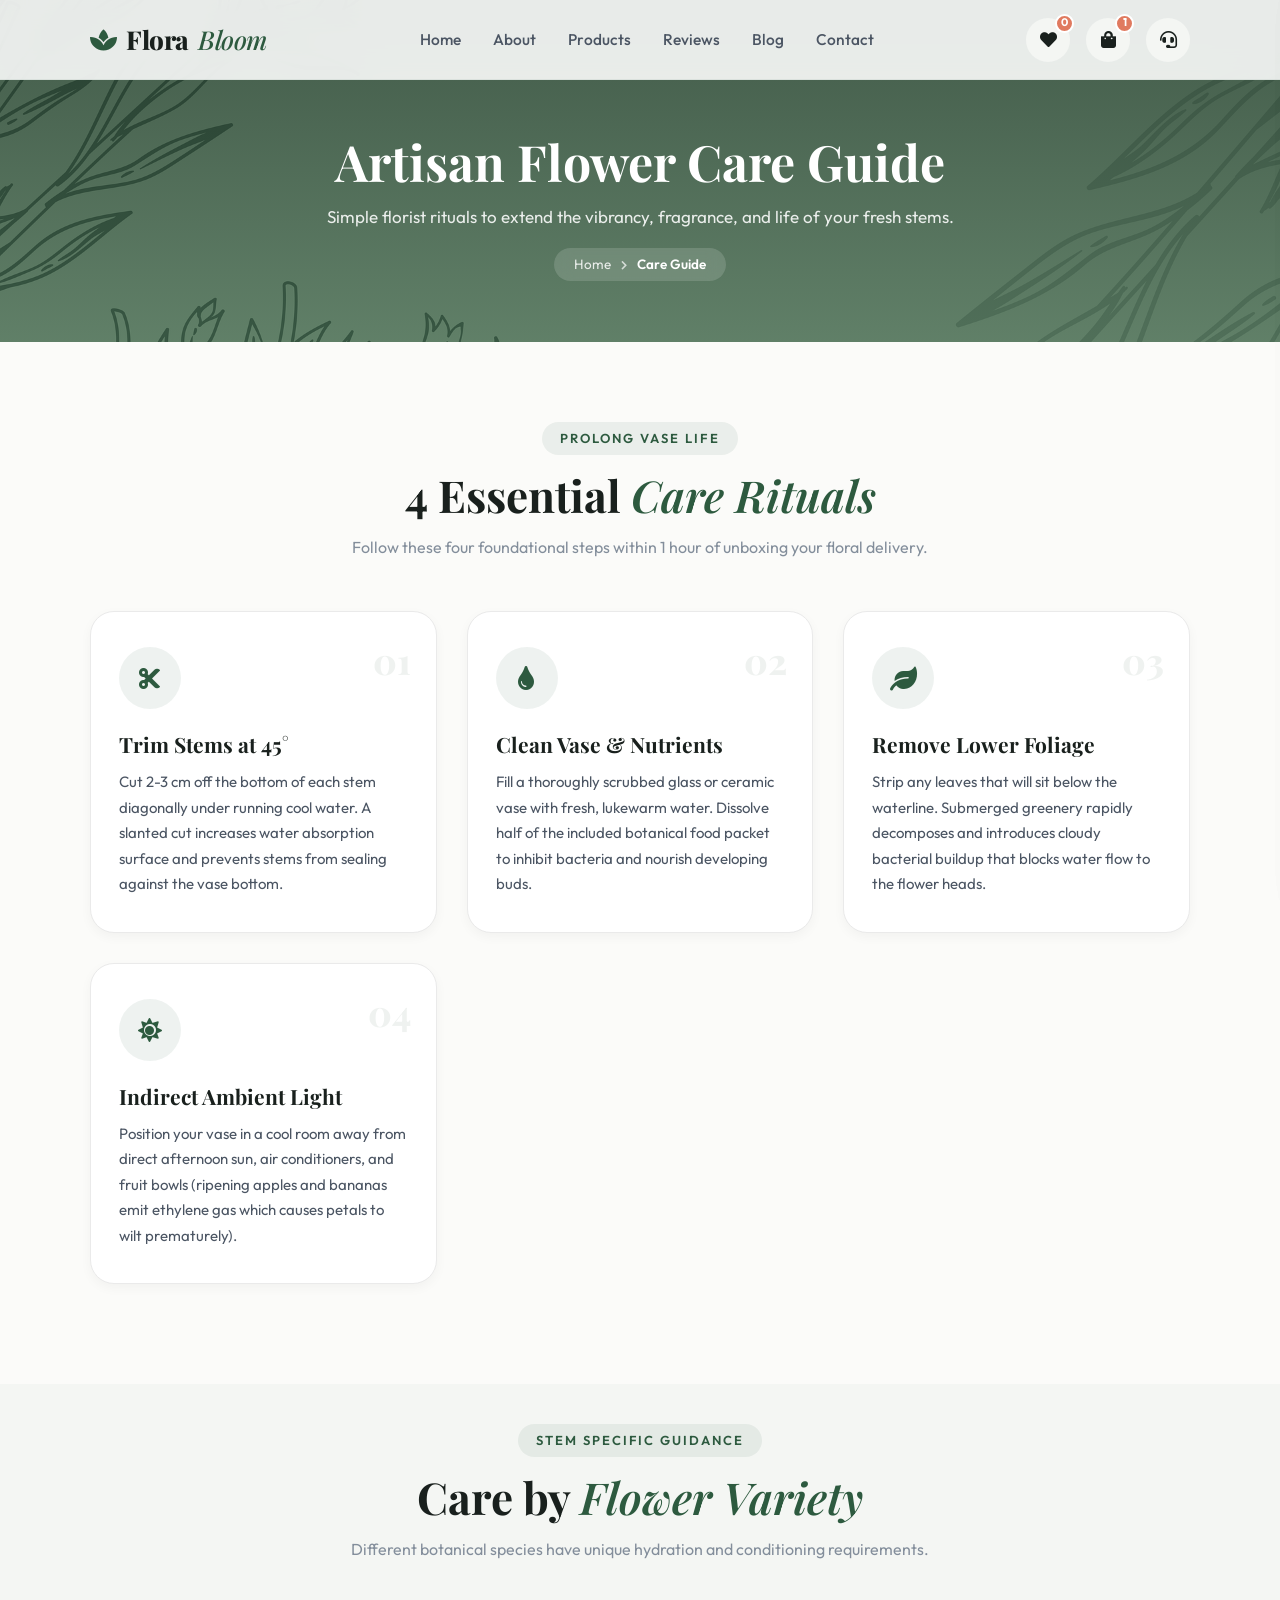
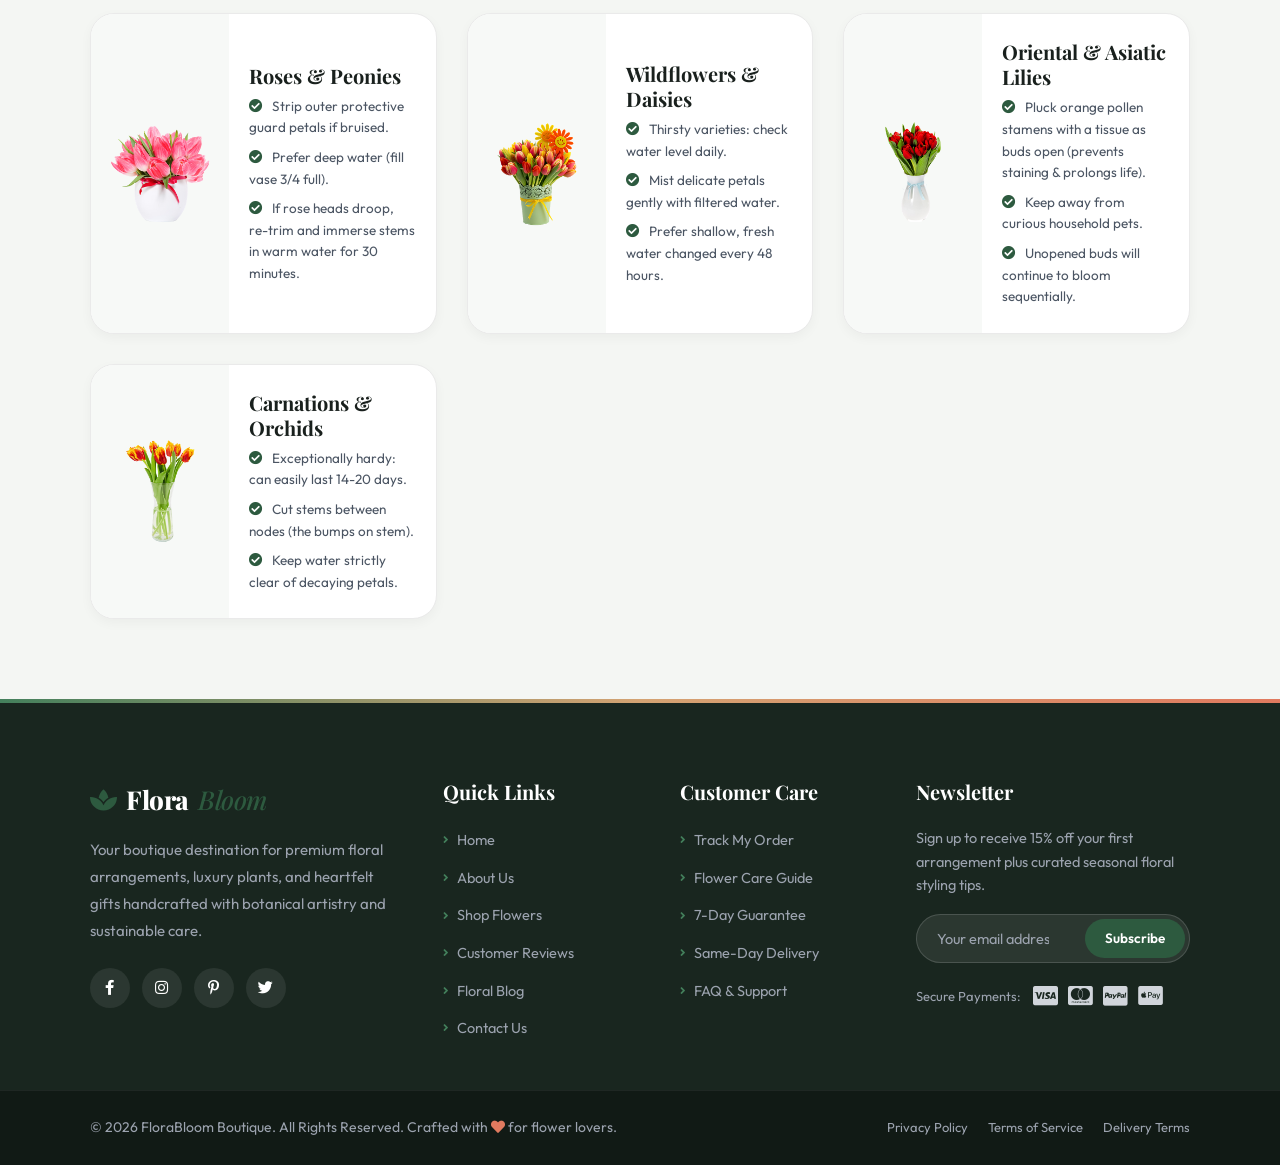
<file: Flower-Website-main/Flower-Website-main/care-guide.html>
<!DOCTYPE html>
<html lang="en">
  <head>
    <meta charset="UTF-8" />
    <meta http-equiv="X-UA-Compatible" content="IE=edge" />
    <meta name="viewport" content="width=device-width, initial-scale=1.0" />
    <title>Flower Care Guide | FloraBloom Florist Secrets</title>

    <!-- Google Fonts -->
    <link rel="preconnect" href="https://fonts.googleapis.com" />
    <link rel="preconnect" href="https://fonts.gstatic.com" crossorigin />
    <link
      href="https://fonts.googleapis.com/css2?family=Outfit:wght@300;400;500;600;700;800&family=Playfair+Display:ital,wght@0,500;0,600;0,700;0,800;1,400;1,600&display=swap"
      rel="stylesheet"
    />

    <!-- Font Awesome CDN -->
    <link
      rel="stylesheet"
      href="https://cdnjs.cloudflare.com/ajax/libs/font-awesome/5.15.4/css/all.min.css"
    />

    <!-- Stylesheets -->
    <link rel="stylesheet" href="css/style.css" />
    <link rel="stylesheet" href="css/responsive.css" />
  </head>

  <body>
    <!--=============== HEADER ===============-->
    <header>
      <div id="mobile">
        <i id="bar" class="fas fa-bars"></i>
      </div>

      <div class="nav--logo">
        <a href="index.html">
          <i class="fas fa-spa"></i>
          Flora<span>Bloom</span>
        </a>
      </div>

      <nav class="navbar">
        <a href="index.html">Home</a>
        <a href="about.html">About</a>
        <a href="product.html">Products</a>
        <a href="review.html">Reviews</a>
        <a href="blog.html">Blog</a>
        <a href="contact.html">Contact</a>
      </nav>

      <div class="nav--icon">
        <a href="#" class="icon-btn open-wish-btn" title="View Favourites">
          <i class="fas fa-heart"></i>
          <span class="badge-count wish-count">0</span>
        </a>
        <a href="#" class="icon-btn open-cart-btn" title="View Cart">
          <i class="fas fa-shopping-bag"></i>
          <span class="badge-count cart-count">0</span>
        </a>
        <a href="contact.html" class="icon-btn" title="Help & Contact">
          <i class="fas fa-headset"></i>
        </a>
      </div>
    </header>

    <!--=============== HERO BANNER ===============-->
    <section id="hero" class="hero">
      <div class="hero--section">
        <h1>Artisan Flower Care Guide</h1>
        <p>Simple florist rituals to extend the vibrancy, fragrance, and life of your fresh stems.</p>
        <div class="breadcrumbs">
          <a href="index.html">Home</a>
          <i class="fas fa-chevron-right"></i>
          <span>Care Guide</span>
        </div>
      </div>
    </section>

    <!--=============== 4 ESSENTIAL STEPS ===============-->
    <section style="padding: 8rem 7% 4rem;">
      <div class="section-header">
        <span class="section-tag">Prolong Vase Life</span>
        <h2 class="heading">4 Essential <span>Care Rituals</span></h2>
        <p class="section-subtitle">Follow these four foundational steps within 1 hour of unboxing your floral delivery.</p>
      </div>

      <div class="care-steps-grid">
        <div class="care-card">
          <span class="care-step-num">01</span>
          <div class="care-icon"><i class="fas fa-cut"></i></div>
          <h4>Trim Stems at 45°</h4>
          <p>Cut 2-3 cm off the bottom of each stem diagonally under running cool water. A slanted cut increases water absorption surface and prevents stems from sealing against the vase bottom.</p>
        </div>

        <div class="care-card">
          <span class="care-step-num">02</span>
          <div class="care-icon"><i class="fas fa-tint"></i></div>
          <h4>Clean Vase & Nutrients</h4>
          <p>Fill a thoroughly scrubbed glass or ceramic vase with fresh, lukewarm water. Dissolve half of the included botanical food packet to inhibit bacteria and nourish developing buds.</p>
        </div>

        <div class="care-card">
          <span class="care-step-num">03</span>
          <div class="care-icon"><i class="fas fa-leaf"></i></div>
          <h4>Remove Lower Foliage</h4>
          <p>Strip any leaves that will sit below the waterline. Submerged greenery rapidly decomposes and introduces cloudy bacterial buildup that blocks water flow to the flower heads.</p>
        </div>

        <div class="care-card">
          <span class="care-step-num">04</span>
          <div class="care-icon"><i class="fas fa-sun"></i></div>
          <h4>Indirect Ambient Light</h4>
          <p>Position your vase in a cool room away from direct afternoon sun, air conditioners, and fruit bowls (ripening apples and bananas emit ethylene gas which causes petals to wilt prematurely).</p>
        </div>
      </div>
    </section>

    <!--=============== CARE BY VARIETY ===============-->
    <section style="padding: 4rem 7% 8rem; background: var(--bg-alt);">
      <div class="section-header">
        <span class="section-tag">Stem Specific Guidance</span>
        <h2 class="heading">Care by <span>Flower Variety</span></h2>
        <p class="section-subtitle">Different botanical species have unique hydration and conditioning requirements.</p>
      </div>

      <div class="flower-care-grid">
        <div class="flower-care-card">
          <div class="flower-care-img">
            <img src="images/img-1.png" alt="Rose Care" />
          </div>
          <div class="flower-care-info">
            <h4>Roses & Peonies</h4>
            <ul>
              <li><i class="fas fa-check-circle"></i> Strip outer protective guard petals if bruised.</li>
              <li><i class="fas fa-check-circle"></i> Prefer deep water (fill vase 3/4 full).</li>
              <li><i class="fas fa-check-circle"></i> If rose heads droop, re-trim and immerse stems in warm water for 30 minutes.</li>
            </ul>
          </div>
        </div>

        <div class="flower-care-card">
          <div class="flower-care-img">
            <img src="images/img-2.png" alt="Wildflower Care" />
          </div>
          <div class="flower-care-info">
            <h4>Wildflowers & Daisies</h4>
            <ul>
              <li><i class="fas fa-check-circle"></i> Thirsty varieties: check water level daily.</li>
              <li><i class="fas fa-check-circle"></i> Mist delicate petals gently with filtered water.</li>
              <li><i class="fas fa-check-circle"></i> Prefer shallow, fresh water changed every 48 hours.</li>
            </ul>
          </div>
        </div>

        <div class="flower-care-card">
          <div class="flower-care-img">
            <img src="images/img-3.png" alt="Lily Care" />
          </div>
          <div class="flower-care-info">
            <h4>Oriental & Asiatic Lilies</h4>
            <ul>
              <li><i class="fas fa-check-circle"></i> Pluck orange pollen stamens with a tissue as buds open (prevents staining & prolongs life).</li>
              <li><i class="fas fa-check-circle"></i> Keep away from curious household pets.</li>
              <li><i class="fas fa-check-circle"></i> Unopened buds will continue to bloom sequentially.</li>
            </ul>
          </div>
        </div>

        <div class="flower-care-card">
          <div class="flower-care-img">
            <img src="images/img-4.png" alt="Carnation Care" />
          </div>
          <div class="flower-care-info">
            <h4>Carnations & Orchids</h4>
            <ul>
              <li><i class="fas fa-check-circle"></i> Exceptionally hardy: can easily last 14-20 days.</li>
              <li><i class="fas fa-check-circle"></i> Cut stems between nodes (the bumps on stem).</li>
              <li><i class="fas fa-check-circle"></i> Keep water strictly clear of decaying petals.</li>
            </ul>
          </div>
        </div>
      </div>
    </section>

    <!--=============== FOOTER ===============-->
    <footer>
      <div class="footer-top">
        <div class="footer-grid">
          <div class="footer-col footer-about">
            <div class="nav--logo" style="margin-bottom: 1.5rem;">
              <a href="index.html" style="color: #fff;">
                <i class="fas fa-spa"></i>
                Flora<span>Bloom</span>
              </a>
            </div>
            <p>
              Your boutique destination for premium floral arrangements, luxury plants, and heartfelt gifts handcrafted with botanical artistry and sustainable care.
            </p>
            <div class="footer-socials">
              <a href="#" class="social-icon" title="Facebook"><i class="fab fa-facebook-f"></i></a>
              <a href="#" class="social-icon" title="Instagram"><i class="fab fa-instagram"></i></a>
              <a href="#" class="social-icon" title="Pinterest"><i class="fab fa-pinterest-p"></i></a>
              <a href="#" class="social-icon" title="Twitter"><i class="fab fa-twitter"></i></a>
            </div>
          </div>

          <div class="footer-col">
            <h3>Quick Links</h3>
            <ul class="footer-links">
              <li><a href="index.html"><i class="fas fa-angle-right"></i> Home</a></li>
              <li><a href="about.html"><i class="fas fa-angle-right"></i> About Us</a></li>
              <li><a href="product.html"><i class="fas fa-angle-right"></i> Shop Flowers</a></li>
              <li><a href="review.html"><i class="fas fa-angle-right"></i> Customer Reviews</a></li>
              <li><a href="blog.html"><i class="fas fa-angle-right"></i> Floral Blog</a></li>
              <li><a href="contact.html"><i class="fas fa-angle-right"></i> Contact Us</a></li>
            </ul>
          </div>

          <div class="footer-col">
            <h3>Customer Care</h3>
            <ul class="footer-links">
              <li><a href="track-order.html"><i class="fas fa-angle-right"></i> Track My Order</a></li>
              <li><a href="care-guide.html"><i class="fas fa-angle-right"></i> Flower Care Guide</a></li>
              <li><a href="guarantee.html"><i class="fas fa-angle-right"></i> 7-Day Guarantee</a></li>
              <li><a href="delivery.html"><i class="fas fa-angle-right"></i> Same-Day Delivery</a></li>
              <li><a href="faq.html"><i class="fas fa-angle-right"></i> FAQ & Support</a></li>
            </ul>
          </div>

          <div class="footer-col footer-newsletter">
            <h3>Newsletter</h3>
            <p>Sign up to receive 15% off your first arrangement plus curated seasonal floral styling tips.</p>
            <form class="newsletter-form">
              <input type="email" placeholder="Your email address..." required />
              <button type="submit">Subscribe</button>
            </form>
            <div class="payment-methods">
              <span>Secure Payments:</span>
              <div class="pay-icons">
                <i class="fab fa-cc-visa" title="Visa"></i>
                <i class="fab fa-cc-mastercard" title="Mastercard"></i>
                <i class="fab fa-cc-paypal" title="PayPal"></i>
                <i class="fab fa-cc-apple-pay" title="Apple Pay"></i>
              </div>
            </div>
          </div>
        </div>
      </div>

      <div class="credit">
        <p>© 2026 FloraBloom Boutique. All Rights Reserved. Crafted with <i class="fas fa-heart" style="color: var(--accent);"></i> for flower lovers.</p>
        <div class="credit-links">
          <a href="#">Privacy Policy</a>
          <a href="#">Terms of Service</a>
          <a href="#">Delivery Terms</a>
        </div>
      </div>
    </footer>

    <!--=============== SLIDE-OUT CART DRAWER ===============-->
    <div class="cart-drawer">
      <div class="cart-header">
        <h3><i class="fas fa-shopping-bag"></i> Your Basket</h3>
        <div class="close-cart-btn" title="Close"><i class="fas fa-times"></i></div>
      </div>
      <div class="cart-items-body"></div>
      <div class="cart-footer">
        <div class="cart-subtotal">
          <span>Subtotal:</span>
          <strong class="cart-subtotal-val">$0.00</strong>
        </div>
        <button class="btn checkout-btn" onclick="showToast('Proceeding to secure checkout! 🌸', 'fa-lock')">Proceed to Checkout</button>
      </div>
    </div>

    <!--=============== SLIDE-OUT FAVOURITES / WISHLIST DRAWER ===============-->
    <div class="wishlist-drawer">
      <div class="cart-header">
        <h3><i class="fas fa-heart" style="color: #e63946;"></i> Your Favourites (<span class="wish-count-val">0</span>)</h3>
        <div class="close-wish-btn" title="Close"><i class="fas fa-times"></i></div>
      </div>
      <div class="wishlist-items-body"></div>
      <div class="cart-footer">
        <button class="btn" style="width: 100%;" onclick="moveAllWishlistToCart()">
          <i class="fas fa-shopping-bag"></i> Move All to Basket
        </button>
      </div>
    </div>

    <!-- Scroll to Top Button -->
    <div class="scroll-top-btn"><i class="fas fa-arrow-up"></i></div>

    <!-- Script Link -->
    <script src="js/script.js"></script>
  </body>
</html>
</file>
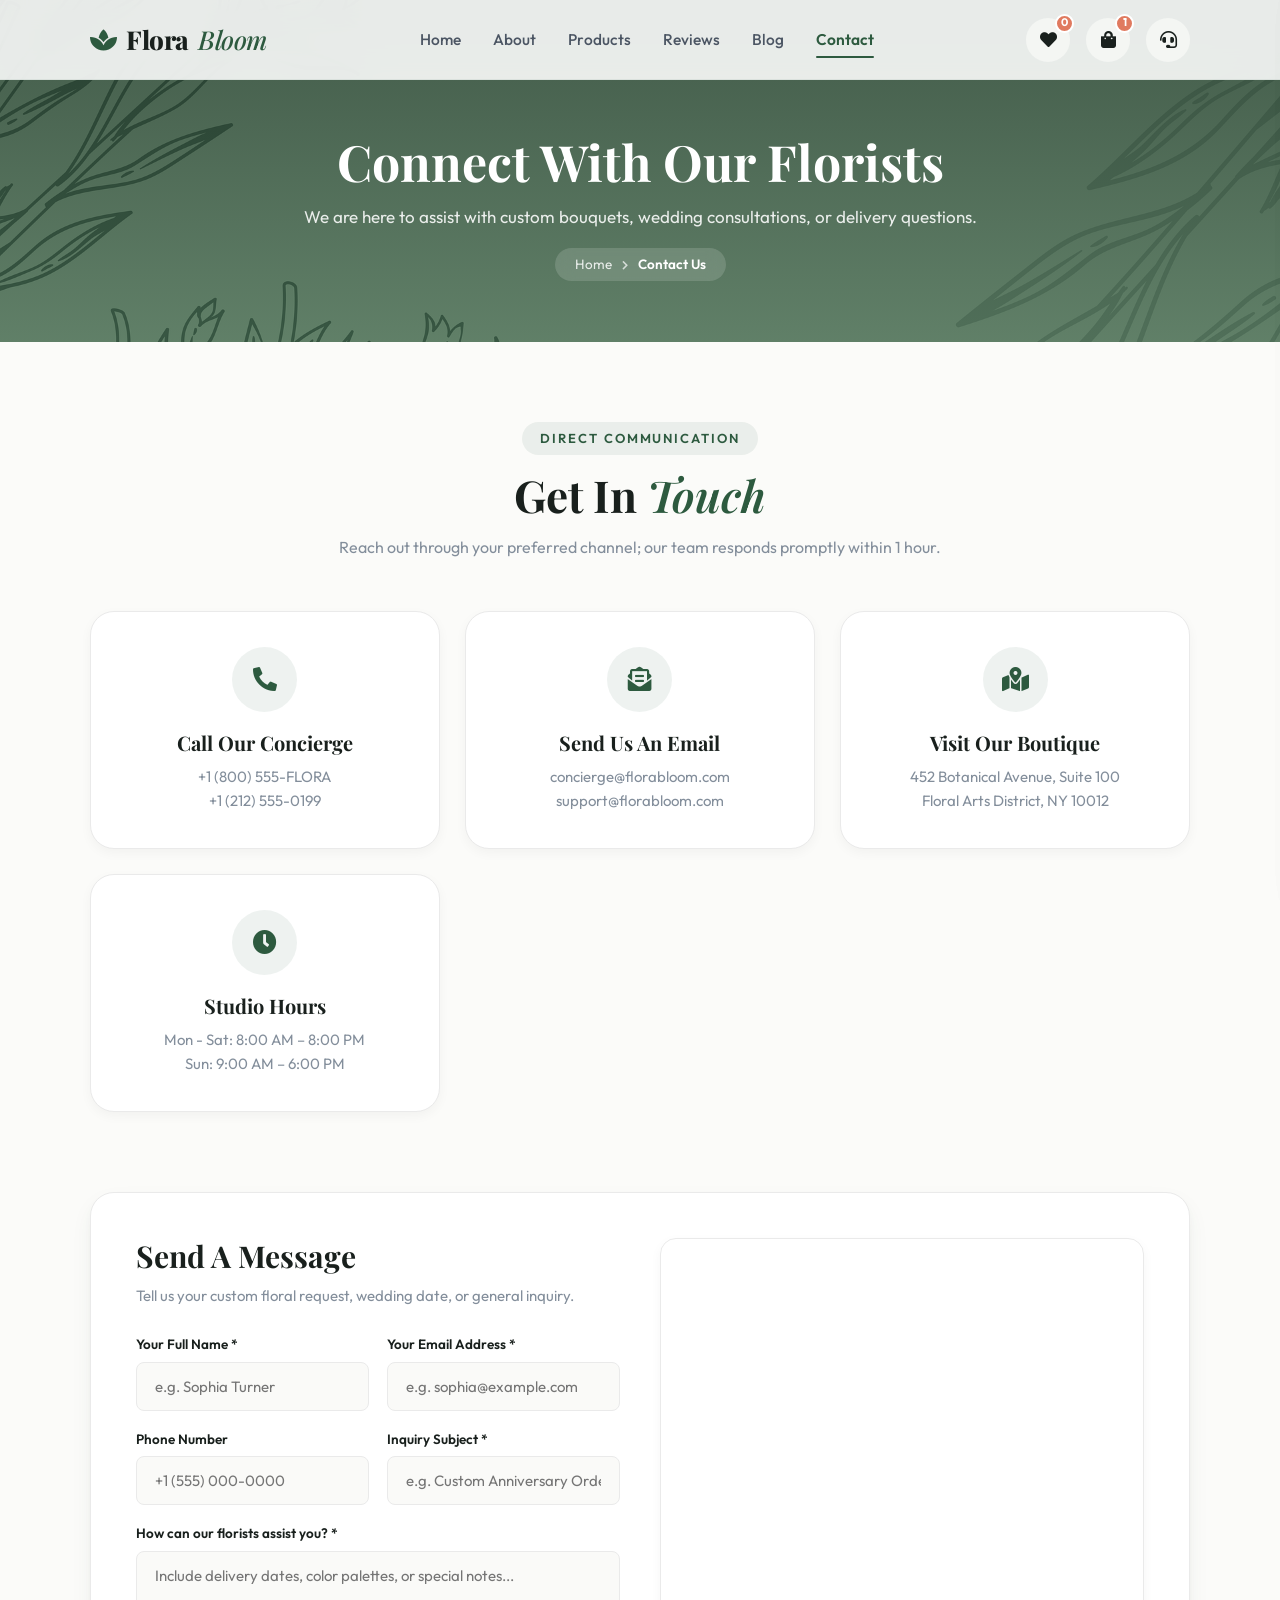
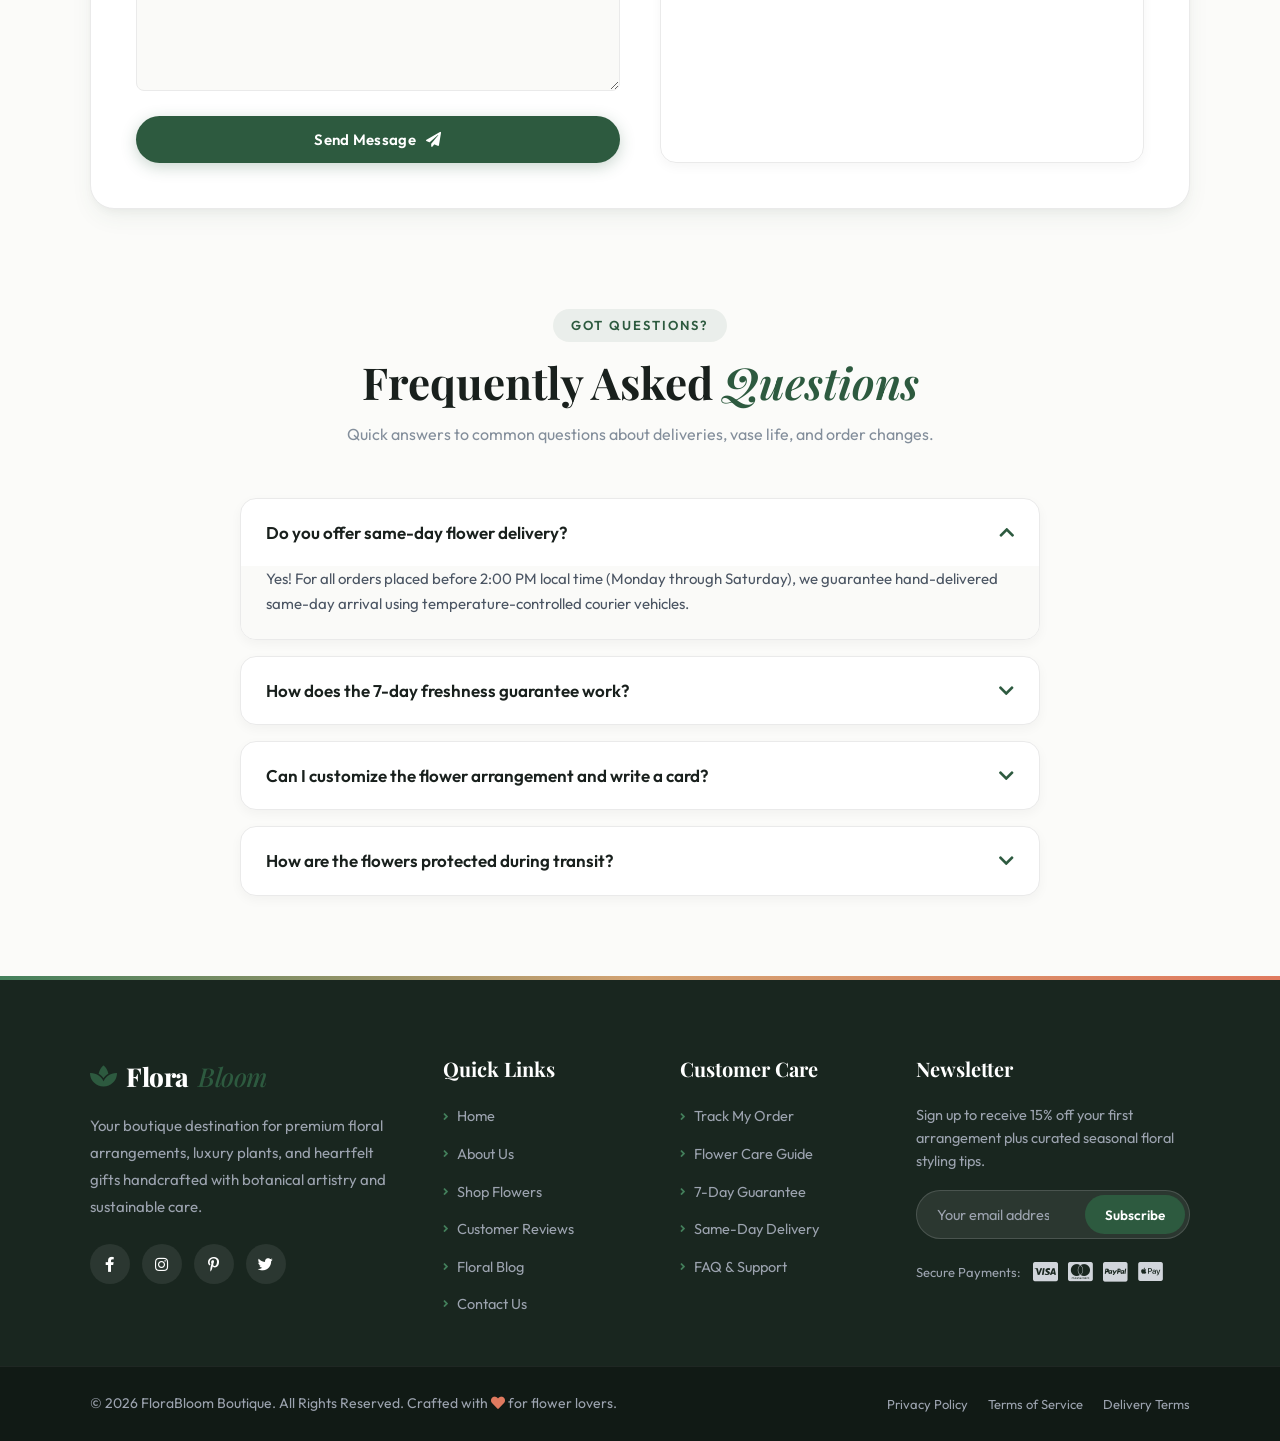
<file: Flower-Website-main/Flower-Website-main/contact.html>
<!DOCTYPE html>
<html lang="en">
  <head>
    <meta charset="UTF-8" />
    <meta http-equiv="X-UA-Compatible" content="IE=edge" />
    <meta name="viewport" content="width=device-width, initial-scale=1.0" />
    <title>Contact Us & Flower Studio | FloraBloom</title>

    <!-- Google Fonts -->
    <link rel="preconnect" href="https://fonts.googleapis.com" />
    <link rel="preconnect" href="https://fonts.gstatic.com" crossorigin />
    <link
      href="https://fonts.googleapis.com/css2?family=Outfit:wght@300;400;500;600;700;800&family=Playfair+Display:ital,wght@0,500;0,600;0,700;0,800;1,400;1,600&display=swap"
      rel="stylesheet"
    />

    <!-- Font Awesome CDN -->
    <link
      rel="stylesheet"
      href="https://cdnjs.cloudflare.com/ajax/libs/font-awesome/5.15.4/css/all.min.css"
    />

    <!-- Stylesheets -->
    <link rel="stylesheet" href="css/style.css" />
    <link rel="stylesheet" href="css/responsive.css" />
  </head>

  <body>
    <!--=============== HEADER ===============-->
    <header>
      <div id="mobile">
        <i id="bar" class="fas fa-bars"></i>
      </div>

      <div class="nav--logo">
        <a href="index.html">
          <i class="fas fa-spa"></i>
          Flora<span>Bloom</span>
        </a>
      </div>

      <nav class="navbar">
        <a href="index.html">Home</a>
        <a href="about.html">About</a>
        <a href="product.html">Products</a>
        <a href="review.html">Reviews</a>
        <a href="blog.html">Blog</a>
        <a href="contact.html" class="active">Contact</a>
      </nav>

      <div class="nav--icon">
        <a href="#" class="icon-btn open-wish-btn" title="View Favourites">
          <i class="fas fa-heart"></i>
          <span class="badge-count wish-count">0</span>
        </a>
        <a href="#" class="icon-btn open-cart-btn" title="View Cart">
          <i class="fas fa-shopping-bag"></i>
          <span class="badge-count cart-count">0</span>
        </a>
        <a href="contact.html" class="icon-btn" title="Help & Contact">
          <i class="fas fa-headset"></i>
        </a>
      </div>
    </header>

    <!--=============== HERO BANNER ===============-->
    <section id="hero" class="hero">
      <div class="hero--section">
        <h1>Connect With Our Florists</h1>
        <p>We are here to assist with custom bouquets, wedding consultations, or delivery questions.</p>
        <div class="breadcrumbs">
          <a href="index.html">Home</a>
          <i class="fas fa-chevron-right"></i>
          <span>Contact Us</span>
        </div>
      </div>
    </section>

    <!--=============== CONTACT CARDS ===============-->
    <section id="contact" class="contact">
      <div class="section-header">
        <span class="section-tag">Direct Communication</span>
        <h2 class="heading">Get In <span>Touch</span></h2>
        <p class="section-subtitle">Reach out through your preferred channel; our team responds promptly within 1 hour.</p>
      </div>

      <div class="icons-container">
        <!-- Card 1 -->
        <div class="contact-info-card">
          <div class="contact-icon-circle">
            <i class="fas fa-phone-alt"></i>
          </div>
          <h3>Call Our Concierge</h3>
          <p><a href="tel:+18005553567">+1 (800) 555-FLORA</a></p>
          <p><a href="tel:+12125550199">+1 (212) 555-0199</a></p>
        </div>

        <!-- Card 2 -->
        <div class="contact-info-card">
          <div class="contact-icon-circle">
            <i class="fas fa-envelope-open-text"></i>
          </div>
          <h3>Send Us An Email</h3>
          <p><a href="mailto:concierge@florabloom.com">concierge@florabloom.com</a></p>
          <p><a href="mailto:support@florabloom.com">support@florabloom.com</a></p>
        </div>

        <!-- Card 3 -->
        <div class="contact-info-card">
          <div class="contact-icon-circle">
            <i class="fas fa-map-marked-alt"></i>
          </div>
          <h3>Visit Our Boutique</h3>
          <p>452 Botanical Avenue, Suite 100</p>
          <p>Floral Arts District, NY 10012</p>
        </div>

        <!-- Card 4 -->
        <div class="contact-info-card">
          <div class="contact-icon-circle">
            <i class="fas fa-clock"></i>
          </div>
          <h3>Studio Hours</h3>
          <p>Mon - Sat: 8:00 AM – 8:00 PM</p>
          <p>Sun: 9:00 AM – 6:00 PM</p>
        </div>
      </div>
    </section>

    <!--=============== FORM & MAP SPLIT ===============-->
    <section id="form" class="form">
      <div class="form--des">
        <div class="input-content">
          <div class="form-header">
            <h3>Send A Message</h3>
            <p>Tell us your custom floral request, wedding date, or general inquiry.</p>
          </div>

          <form action="">
            <div class="form-grid">
              <div class="input-group">
                <label for="name">Your Full Name *</label>
                <input type="text" id="name" placeholder="e.g. Sophia Turner" required />
              </div>
              <div class="input-group">
                <label for="email">Your Email Address *</label>
                <input type="email" id="email" placeholder="e.g. sophia@example.com" required />
              </div>
            </div>

            <div class="form-grid">
              <div class="input-group">
                <label for="phone">Phone Number</label>
                <input type="tel" id="phone" placeholder="+1 (555) 000-0000" />
              </div>
              <div class="input-group">
                <label for="subject">Inquiry Subject *</label>
                <input type="text" id="subject" placeholder="e.g. Custom Anniversary Order" required />
              </div>
            </div>

            <div class="input-group" style="margin-bottom: 2.5rem;">
              <label for="message">How can our florists assist you? *</label>
              <textarea id="message" placeholder="Include delivery dates, color palettes, or special notes..." required></textarea>
            </div>

            <button type="submit" class="btn" style="width: 100%;">
              <span>Send Message</span>
              <i class="fas fa-paper-plane"></i>
            </button>
          </form>
        </div>

        <div class="map-container">
          <iframe
            src="https://www.google.com/maps/embed?pb=!1m18!1m12!1m3!1d193595.15830869428!2d-74.11976397304605!3d40.69766374874431!2m3!1f0!2f0!3f0!3m2!1i1024!2i768!4f13.1!3m3!1m2!1s0x89c24fa5d33f083b%3A0xc80b8f06e177fe62!2sNew%20York%2C%20NY%2C%20USA!5e0!3m2!1sen!2s!4v1689234567890!5m2!1sen!2s"
            allowfullscreen=""
            loading="lazy"
            referrerpolicy="no-referrer-when-downgrade"
            title="FloraBloom Botanical Studio Location"
          ></iframe>
        </div>
      </div>
    </section>

    <!--=============== FAQ ACCORDION ===============-->
    <section class="faq-section">
      <div class="section-header">
        <span class="section-tag">Got Questions?</span>
        <h2 class="heading">Frequently Asked <span>Questions</span></h2>
        <p class="section-subtitle">Quick answers to common questions about deliveries, vase life, and order changes.</p>
      </div>

      <div class="faq-container">
        <!-- FAQ 1 -->
        <div class="faq-item active">
          <div class="faq-question">
            <span>Do you offer same-day flower delivery?</span>
            <i class="fas fa-chevron-down"></i>
          </div>
          <div class="faq-answer" style="max-height: 200px;">
            <p>
              Yes! For all orders placed before 2:00 PM local time (Monday through Saturday), we guarantee hand-delivered same-day arrival using temperature-controlled courier vehicles.
            </p>
          </div>
        </div>

        <!-- FAQ 2 -->
        <div class="faq-item">
          <div class="faq-question">
            <span>How does the 7-day freshness guarantee work?</span>
            <i class="fas fa-chevron-down"></i>
          </div>
          <div class="faq-answer">
            <p>
              We source directly from eco-gardens without intermediary warehouses. If your stems fail to bloom radiantly for 7 full days, simply snap a picture and message us; we will issue a free replacement bouquet or full refund immediately.
            </p>
          </div>
        </div>

        <!-- FAQ 3 -->
        <div class="faq-item">
          <div class="faq-question">
            <span>Can I customize the flower arrangement and write a card?</span>
            <i class="fas fa-chevron-down"></i>
          </div>
          <div class="faq-answer">
            <p>
              Every bouquet comes with a complimentary handwritten linen greeting card. You can write your custom message during checkout or contact our concierge for bespoke stem substitutions.
            </p>
          </div>
        </div>

        <!-- FAQ 4 -->
        <div class="faq-item">
          <div class="faq-question">
            <span>How are the flowers protected during transit?</span>
            <i class="fas fa-chevron-down"></i>
          </div>
          <div class="faq-answer">
            <p>
              Each bouquet is stems-submerged in our proprietary biodegradable hydration pouch that feeds nutrients continuously for up to 48 hours, cushioned in breathable protective kraft paper.
            </p>
          </div>
        </div>
      </div>
    </section>

    <!--=============== FOOTER ===============-->
    <footer>
      <div class="footer-top">
        <div class="footer-grid">
          <div class="footer-col footer-about">
            <div class="nav--logo" style="margin-bottom: 1.5rem;">
              <a href="index.html" style="color: #fff;">
                <i class="fas fa-spa"></i>
                Flora<span>Bloom</span>
              </a>
            </div>
            <p>
              Your boutique destination for premium floral arrangements, luxury plants, and heartfelt gifts handcrafted with botanical artistry and sustainable care.
            </p>
            <div class="footer-socials">
              <a href="#" class="social-icon" title="Facebook"><i class="fab fa-facebook-f"></i></a>
              <a href="#" class="social-icon" title="Instagram"><i class="fab fa-instagram"></i></a>
              <a href="#" class="social-icon" title="Pinterest"><i class="fab fa-pinterest-p"></i></a>
              <a href="#" class="social-icon" title="Twitter"><i class="fab fa-twitter"></i></a>
            </div>
          </div>

          <div class="footer-col">
            <h3>Quick Links</h3>
            <ul class="footer-links">
              <li><a href="index.html"><i class="fas fa-angle-right"></i> Home</a></li>
              <li><a href="about.html"><i class="fas fa-angle-right"></i> About Us</a></li>
              <li><a href="product.html"><i class="fas fa-angle-right"></i> Shop Flowers</a></li>
              <li><a href="review.html"><i class="fas fa-angle-right"></i> Customer Reviews</a></li>
              <li><a href="blog.html"><i class="fas fa-angle-right"></i> Floral Blog</a></li>
              <li><a href="contact.html"><i class="fas fa-angle-right"></i> Contact Us</a></li>
            </ul>
          </div>

          <div class="footer-col">
            <h3>Customer Care</h3>
            <ul class="footer-links">
              <li><a href="track-order.html"><i class="fas fa-angle-right"></i> Track My Order</a></li>
              <li><a href="care-guide.html"><i class="fas fa-angle-right"></i> Flower Care Guide</a></li>
              <li><a href="guarantee.html"><i class="fas fa-angle-right"></i> 7-Day Guarantee</a></li>
              <li><a href="delivery.html"><i class="fas fa-angle-right"></i> Same-Day Delivery</a></li>
              <li><a href="faq.html"><i class="fas fa-angle-right"></i> FAQ & Support</a></li>
            </ul>
          </div>

          <div class="footer-col footer-newsletter">
            <h3>Newsletter</h3>
            <p>Sign up to receive 15% off your first arrangement plus curated seasonal floral styling tips.</p>
            <form class="newsletter-form">
              <input type="email" placeholder="Your email address..." required />
              <button type="submit">Subscribe</button>
            </form>
            <div class="payment-methods">
              <span>Secure Payments:</span>
              <div class="pay-icons">
                <i class="fab fa-cc-visa" title="Visa"></i>
                <i class="fab fa-cc-mastercard" title="Mastercard"></i>
                <i class="fab fa-cc-paypal" title="PayPal"></i>
                <i class="fab fa-cc-apple-pay" title="Apple Pay"></i>
              </div>
            </div>
          </div>
        </div>
      </div>

      <div class="credit">
        <p>© 2026 FloraBloom Boutique. All Rights Reserved. Crafted with <i class="fas fa-heart" style="color: var(--accent);"></i> for flower lovers.</p>
        <div class="credit-links">
          <a href="#">Privacy Policy</a>
          <a href="#">Terms of Service</a>
          <a href="#">Delivery Terms</a>
        </div>
      </div>
    </footer>

    <!--=============== SLIDE-OUT CART DRAWER ===============-->
    <div class="cart-drawer">
      <div class="cart-header">
        <h3><i class="fas fa-shopping-bag"></i> Your Basket</h3>
        <div class="close-cart-btn" title="Close"><i class="fas fa-times"></i></div>
      </div>
      <div class="cart-items-body"></div>
      <div class="cart-footer">
        <div class="cart-subtotal">
          <span>Subtotal:</span>
          <strong class="cart-subtotal-val">$0.00</strong>
        </div>
        <button class="btn checkout-btn" onclick="showToast('Proceeding to secure checkout! 🌸', 'fa-lock')">Proceed to Checkout</button>
      </div>
    </div>

    <!--=============== SLIDE-OUT FAVOURITES / WISHLIST DRAWER ===============-->
    <div class="wishlist-drawer">
      <div class="cart-header">
        <h3><i class="fas fa-heart" style="color: #e63946;"></i> Your Favourites (<span class="wish-count-val">0</span>)</h3>
        <div class="close-wish-btn" title="Close"><i class="fas fa-times"></i></div>
      </div>
      <div class="wishlist-items-body"></div>
      <div class="cart-footer">
        <button class="btn" style="width: 100%;" onclick="moveAllWishlistToCart()">
          <i class="fas fa-shopping-bag"></i> Move All to Basket
        </button>
      </div>
    </div>

    <!-- Scroll to Top Button -->
    <div class="scroll-top-btn"><i class="fas fa-arrow-up"></i></div>

    <!-- Script Link -->
    <script src="js/script.js"></script>
  </body>
</html>
</file>
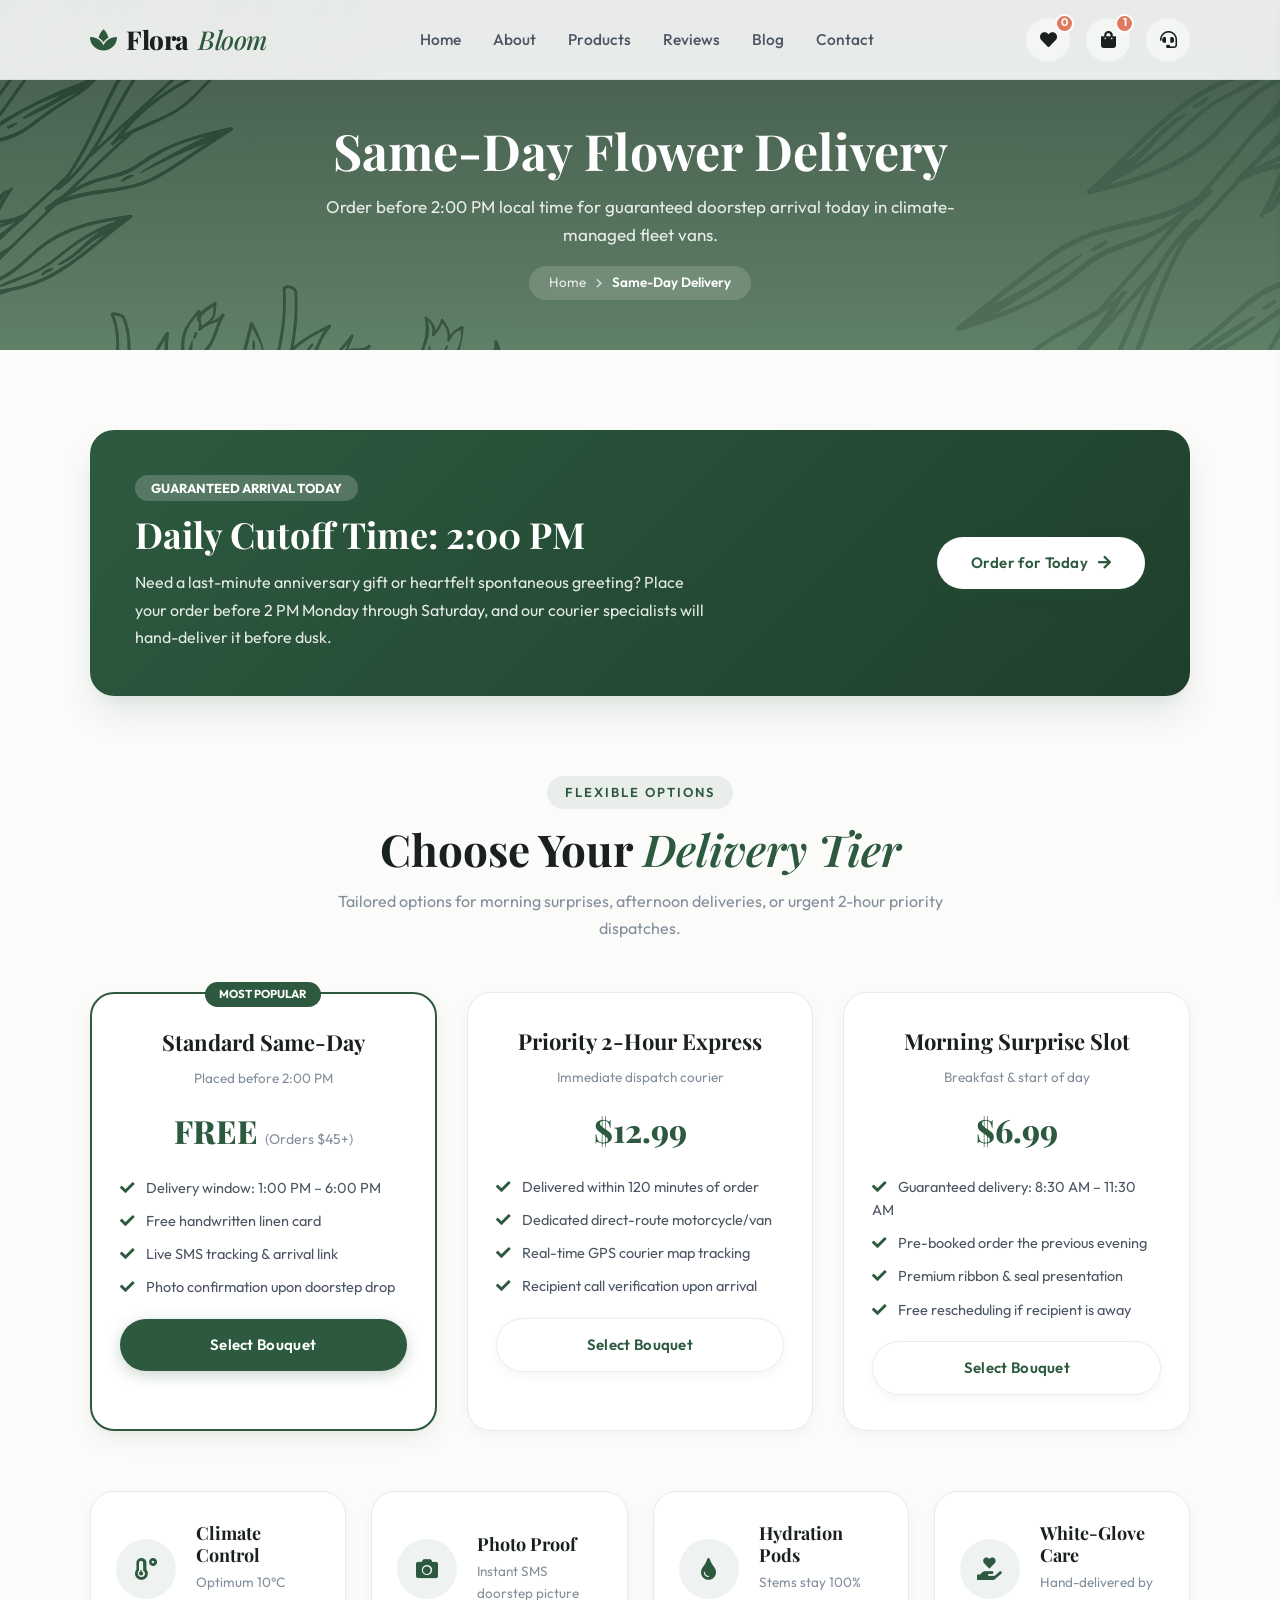
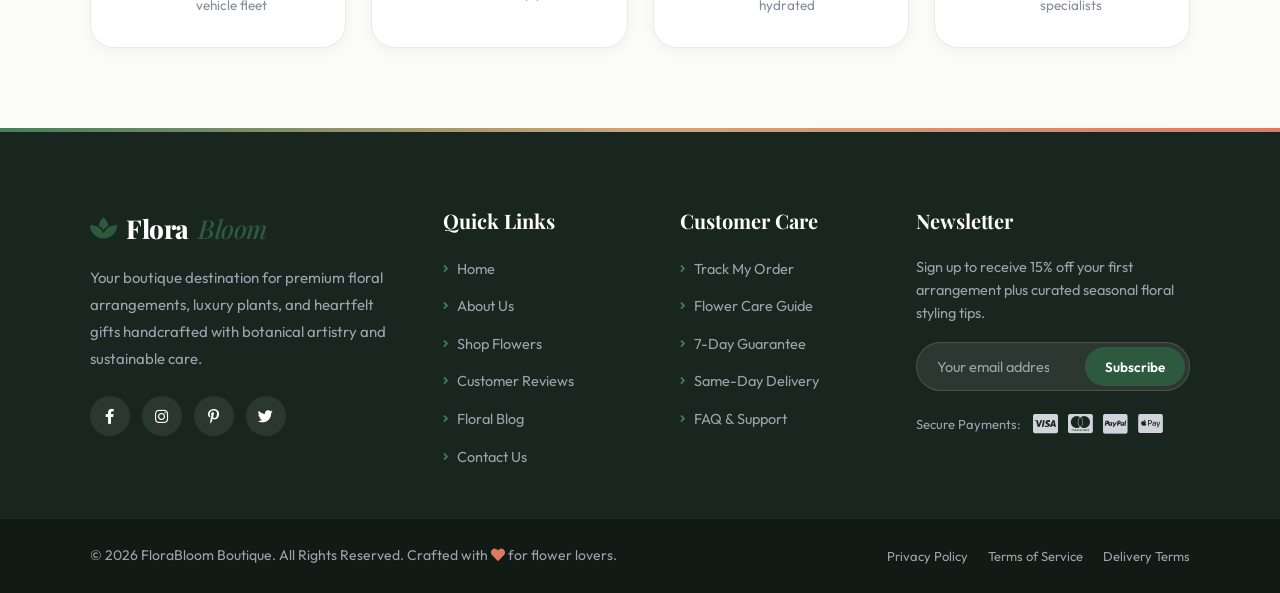
<file: Flower-Website-main/Flower-Website-main/delivery.html>
<!DOCTYPE html>
<html lang="en">
  <head>
    <meta charset="UTF-8" />
    <meta http-equiv="X-UA-Compatible" content="IE=edge" />
    <meta name="viewport" content="width=device-width, initial-scale=1.0" />
    <title>Same-Day Flower Delivery | FloraBloom Express Botanical Dispatch</title>

    <!-- Google Fonts -->
    <link rel="preconnect" href="https://fonts.googleapis.com" />
    <link rel="preconnect" href="https://fonts.gstatic.com" crossorigin />
    <link
      href="https://fonts.googleapis.com/css2?family=Outfit:wght@300;400;500;600;700;800&family=Playfair+Display:ital,wght@0,500;0,600;0,700;0,800;1,400;1,600&display=swap"
      rel="stylesheet"
    />

    <!-- Font Awesome CDN -->
    <link
      rel="stylesheet"
      href="https://cdnjs.cloudflare.com/ajax/libs/font-awesome/5.15.4/css/all.min.css"
    />

    <!-- Stylesheets -->
    <link rel="stylesheet" href="css/style.css" />
    <link rel="stylesheet" href="css/responsive.css" />
  </head>

  <body>
    <!--=============== HEADER ===============-->
    <header>
      <div id="mobile">
        <i id="bar" class="fas fa-bars"></i>
      </div>

      <div class="nav--logo">
        <a href="index.html">
          <i class="fas fa-spa"></i>
          Flora<span>Bloom</span>
        </a>
      </div>

      <nav class="navbar">
        <a href="index.html">Home</a>
        <a href="about.html">About</a>
        <a href="product.html">Products</a>
        <a href="review.html">Reviews</a>
        <a href="blog.html">Blog</a>
        <a href="contact.html">Contact</a>
      </nav>

      <div class="nav--icon">
        <a href="#" class="icon-btn open-wish-btn" title="View Favourites">
          <i class="fas fa-heart"></i>
          <span class="badge-count wish-count">0</span>
        </a>
        <a href="#" class="icon-btn open-cart-btn" title="View Cart">
          <i class="fas fa-shopping-bag"></i>
          <span class="badge-count cart-count">0</span>
        </a>
        <a href="contact.html" class="icon-btn" title="Help & Contact">
          <i class="fas fa-headset"></i>
        </a>
      </div>
    </header>

    <!--=============== HERO BANNER ===============-->
    <section id="hero" class="hero">
      <div class="hero--section">
        <h1>Same-Day Flower Delivery</h1>
        <p>Order before 2:00 PM local time for guaranteed doorstep arrival today in climate-managed fleet vans.</p>
        <div class="breadcrumbs">
          <a href="index.html">Home</a>
          <i class="fas fa-chevron-right"></i>
          <span>Same-Day Delivery</span>
        </div>
      </div>
    </section>

    <!--=============== DELIVERY TIMINGS BANNER ===============-->
    <section style="padding: 8rem 7% 4rem;">
      <div style="background: linear-gradient(135deg, var(--primary) 0%, var(--primary-hover) 100%); color: #fff; padding: 4.5rem; border-radius: var(--radius-lg); box-shadow: var(--shadow-lg); display: flex; align-items: center; justify-content: space-between; flex-wrap: wrap; gap: 3rem;">
        <div style="max-width: 58rem;">
          <span style="background: rgba(255,255,255,0.2); padding: 0.5rem 1.6rem; border-radius: var(--radius-full); font-size: 1.3rem; font-weight: 700; text-transform: uppercase;">Guaranteed Arrival Today</span>
          <h2 style="color: #fff; font-size: clamp(2.4rem, 3.5vw, 3.6rem); margin: 1.2rem 0;">Daily Cutoff Time: 2:00 PM</h2>
          <p style="color: rgba(255,255,255,0.88); font-size: 1.6rem; margin: 0; line-height: 1.7;">
            Need a last-minute anniversary gift or heartfelt spontaneous greeting? Place your order before 2 PM Monday through Saturday, and our courier specialists will hand-deliver it before dusk.
          </p>
        </div>
        <a href="product.html" class="btn" style="background: #fff; color: var(--primary);">
          <span>Order for Today</span>
          <i class="fas fa-arrow-right"></i>
        </a>
      </div>
    </section>

    <!--=============== DELIVERY TIERS & SLOTS ===============-->
    <section style="padding: 4rem 7% 8rem;">
      <div class="section-header">
        <span class="section-tag">Flexible Options</span>
        <h2 class="heading">Choose Your <span>Delivery Tier</span></h2>
        <p class="section-subtitle">Tailored options for morning surprises, afternoon deliveries, or urgent 2-hour priority dispatches.</p>
      </div>

      <div class="delivery-slots-grid">
        <div class="delivery-slot-card featured">
          <h4>Standard Same-Day</h4>
          <p style="color: var(--text-muted); font-size: 1.35rem;">Placed before 2:00 PM</p>
          <div class="delivery-price">FREE <span style="font-size: 1.4rem; color: var(--text-muted); font-family: var(--font-sans); font-weight: 400;">(Orders $45+)</span></div>
          <ul>
            <li><i class="fas fa-check"></i> Delivery window: 1:00 PM – 6:00 PM</li>
            <li><i class="fas fa-check"></i> Free handwritten linen card</li>
            <li><i class="fas fa-check"></i> Live SMS tracking & arrival link</li>
            <li><i class="fas fa-check"></i> Photo confirmation upon doorstep drop</li>
          </ul>
          <a href="product.html" class="btn" style="width: 100%;">Select Bouquet</a>
        </div>

        <div class="delivery-slot-card">
          <h4>Priority 2-Hour Express</h4>
          <p style="color: var(--text-muted); font-size: 1.35rem;">Immediate dispatch courier</p>
          <div class="delivery-price">$12.99</div>
          <ul>
            <li><i class="fas fa-check"></i> Delivered within 120 minutes of order</li>
            <li><i class="fas fa-check"></i> Dedicated direct-route motorcycle/van</li>
            <li><i class="fas fa-check"></i> Real-time GPS courier map tracking</li>
            <li><i class="fas fa-check"></i> Recipient call verification upon arrival</li>
          </ul>
          <a href="product.html" class="btn btn-secondary" style="width: 100%;">Select Bouquet</a>
        </div>

        <div class="delivery-slot-card">
          <h4>Morning Surprise Slot</h4>
          <p style="color: var(--text-muted); font-size: 1.35rem;">Breakfast & start of day</p>
          <div class="delivery-price">$6.99</div>
          <ul>
            <li><i class="fas fa-check"></i> Guaranteed delivery: 8:30 AM – 11:30 AM</li>
            <li><i class="fas fa-check"></i> Pre-booked order the previous evening</li>
            <li><i class="fas fa-check"></i> Premium ribbon & seal presentation</li>
            <li><i class="fas fa-check"></i> Free rescheduling if recipient is away</li>
          </ul>
          <a href="product.html" class="btn btn-secondary" style="width: 100%;">Select Bouquet</a>
        </div>
      </div>

      <!-- Trust Pillars -->
      <div class="rcard" style="padding: 0;">
        <div class="review--des">
          <div class="perk-card">
            <div class="perk-icon-wrap"><i class="fas fa-temperature-low" style="font-size: 2.2rem; color: var(--primary);"></i></div>
            <div class="perk-info">
              <h3>Climate Control</h3>
              <p>Optimum 10°C vehicle fleet</p>
            </div>
          </div>
          <div class="perk-card">
            <div class="perk-icon-wrap"><i class="fas fa-camera" style="font-size: 2.2rem; color: var(--primary);"></i></div>
            <div class="perk-info">
              <h3>Photo Proof</h3>
              <p>Instant SMS doorstep picture</p>
            </div>
          </div>
          <div class="perk-card">
            <div class="perk-icon-wrap"><i class="fas fa-tint" style="font-size: 2.2rem; color: var(--primary);"></i></div>
            <div class="perk-info">
              <h3>Hydration Pods</h3>
              <p>Stems stay 100% hydrated</p>
            </div>
          </div>
          <div class="perk-card">
            <div class="perk-icon-wrap"><i class="fas fa-hand-holding-heart" style="font-size: 2.2rem; color: var(--primary);"></i></div>
            <div class="perk-info">
              <h3>White-Glove Care</h3>
              <p>Hand-delivered by specialists</p>
            </div>
          </div>
        </div>
      </div>
    </section>

    <!--=============== FOOTER ===============-->
    <footer>
      <div class="footer-top">
        <div class="footer-grid">
          <div class="footer-col footer-about">
            <div class="nav--logo" style="margin-bottom: 1.5rem;">
              <a href="index.html" style="color: #fff;">
                <i class="fas fa-spa"></i>
                Flora<span>Bloom</span>
              </a>
            </div>
            <p>
              Your boutique destination for premium floral arrangements, luxury plants, and heartfelt gifts handcrafted with botanical artistry and sustainable care.
            </p>
            <div class="footer-socials">
              <a href="#" class="social-icon" title="Facebook"><i class="fab fa-facebook-f"></i></a>
              <a href="#" class="social-icon" title="Instagram"><i class="fab fa-instagram"></i></a>
              <a href="#" class="social-icon" title="Pinterest"><i class="fab fa-pinterest-p"></i></a>
              <a href="#" class="social-icon" title="Twitter"><i class="fab fa-twitter"></i></a>
            </div>
          </div>

          <div class="footer-col">
            <h3>Quick Links</h3>
            <ul class="footer-links">
              <li><a href="index.html"><i class="fas fa-angle-right"></i> Home</a></li>
              <li><a href="about.html"><i class="fas fa-angle-right"></i> About Us</a></li>
              <li><a href="product.html"><i class="fas fa-angle-right"></i> Shop Flowers</a></li>
              <li><a href="review.html"><i class="fas fa-angle-right"></i> Customer Reviews</a></li>
              <li><a href="blog.html"><i class="fas fa-angle-right"></i> Floral Blog</a></li>
              <li><a href="contact.html"><i class="fas fa-angle-right"></i> Contact Us</a></li>
            </ul>
          </div>

          <div class="footer-col">
            <h3>Customer Care</h3>
            <ul class="footer-links">
              <li><a href="track-order.html"><i class="fas fa-angle-right"></i> Track My Order</a></li>
              <li><a href="care-guide.html"><i class="fas fa-angle-right"></i> Flower Care Guide</a></li>
              <li><a href="guarantee.html"><i class="fas fa-angle-right"></i> 7-Day Guarantee</a></li>
              <li><a href="delivery.html"><i class="fas fa-angle-right"></i> Same-Day Delivery</a></li>
              <li><a href="faq.html"><i class="fas fa-angle-right"></i> FAQ & Support</a></li>
            </ul>
          </div>

          <div class="footer-col footer-newsletter">
            <h3>Newsletter</h3>
            <p>Sign up to receive 15% off your first arrangement plus curated seasonal floral styling tips.</p>
            <form class="newsletter-form">
              <input type="email" placeholder="Your email address..." required />
              <button type="submit">Subscribe</button>
            </form>
            <div class="payment-methods">
              <span>Secure Payments:</span>
              <div class="pay-icons">
                <i class="fab fa-cc-visa" title="Visa"></i>
                <i class="fab fa-cc-mastercard" title="Mastercard"></i>
                <i class="fab fa-cc-paypal" title="PayPal"></i>
                <i class="fab fa-cc-apple-pay" title="Apple Pay"></i>
              </div>
            </div>
          </div>
        </div>
      </div>

      <div class="credit">
        <p>© 2026 FloraBloom Boutique. All Rights Reserved. Crafted with <i class="fas fa-heart" style="color: var(--accent);"></i> for flower lovers.</p>
        <div class="credit-links">
          <a href="#">Privacy Policy</a>
          <a href="#">Terms of Service</a>
          <a href="#">Delivery Terms</a>
        </div>
      </div>
    </footer>

    <!--=============== SLIDE-OUT CART DRAWER ===============-->
    <div class="cart-drawer">
      <div class="cart-header">
        <h3><i class="fas fa-shopping-bag"></i> Your Basket</h3>
        <div class="close-cart-btn" title="Close"><i class="fas fa-times"></i></div>
      </div>
      <div class="cart-items-body"></div>
      <div class="cart-footer">
        <div class="cart-subtotal">
          <span>Subtotal:</span>
          <strong class="cart-subtotal-val">$0.00</strong>
        </div>
        <button class="btn checkout-btn" onclick="showToast('Proceeding to secure checkout! 🌸', 'fa-lock')">Proceed to Checkout</button>
      </div>
    </div>

    <!--=============== SLIDE-OUT FAVOURITES / WISHLIST DRAWER ===============-->
    <div class="wishlist-drawer">
      <div class="cart-header">
        <h3><i class="fas fa-heart" style="color: #e63946;"></i> Your Favourites (<span class="wish-count-val">0</span>)</h3>
        <div class="close-wish-btn" title="Close"><i class="fas fa-times"></i></div>
      </div>
      <div class="wishlist-items-body"></div>
      <div class="cart-footer">
        <button class="btn" style="width: 100%;" onclick="moveAllWishlistToCart()">
          <i class="fas fa-shopping-bag"></i> Move All to Basket
        </button>
      </div>
    </div>

    <!-- Scroll to Top Button -->
    <div class="scroll-top-btn"><i class="fas fa-arrow-up"></i></div>

    <!-- Script Link -->
    <script src="js/script.js"></script>
  </body>
</html>
</file>
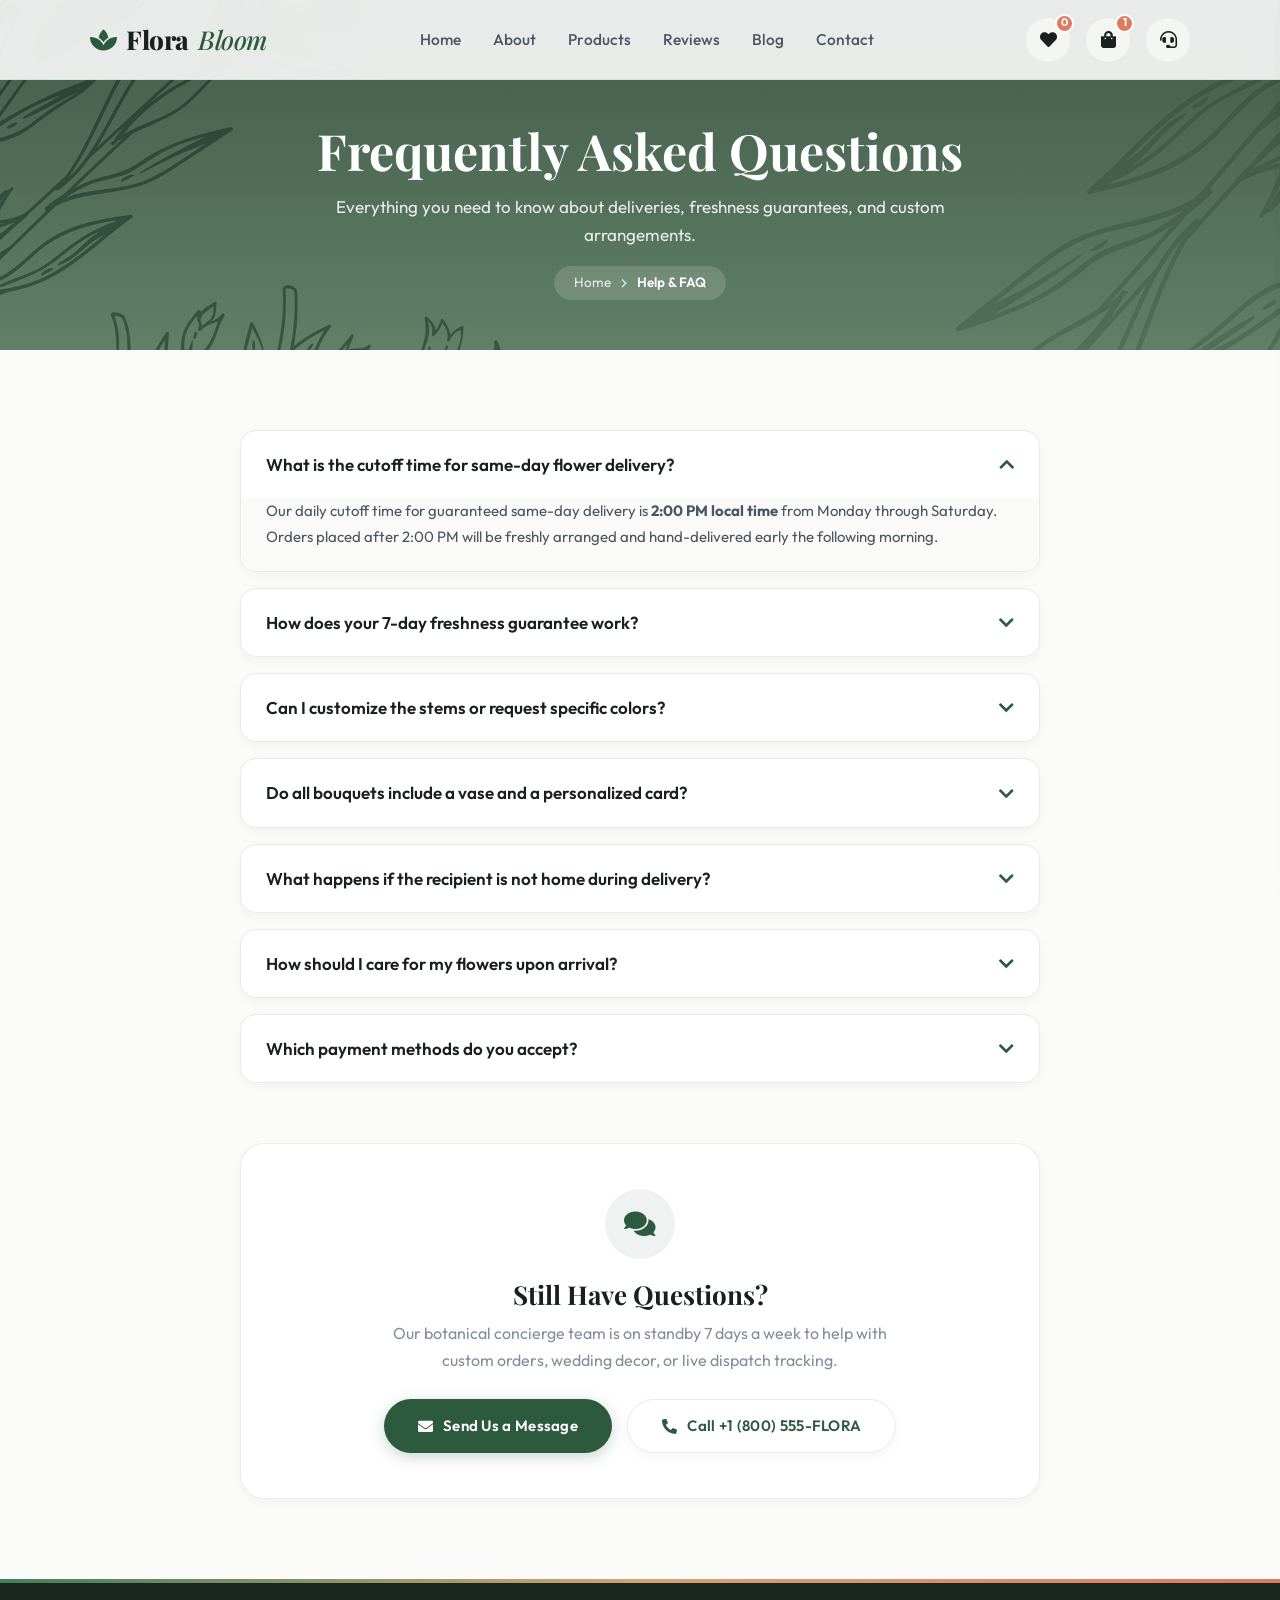
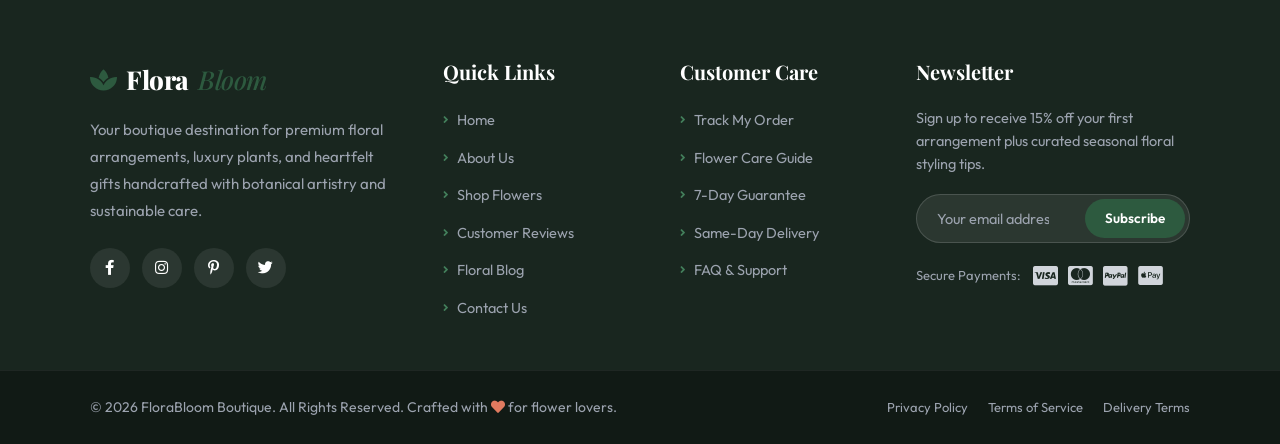
<file: Flower-Website-main/Flower-Website-main/faq.html>
<!DOCTYPE html>
<html lang="en">
  <head>
    <meta charset="UTF-8" />
    <meta http-equiv="X-UA-Compatible" content="IE=edge" />
    <meta name="viewport" content="width=device-width, initial-scale=1.0" />
    <title>Frequently Asked Questions | FloraBloom Help & Support</title>

    <!-- Google Fonts -->
    <link rel="preconnect" href="https://fonts.googleapis.com" />
    <link rel="preconnect" href="https://fonts.gstatic.com" crossorigin />
    <link
      href="https://fonts.googleapis.com/css2?family=Outfit:wght@300;400;500;600;700;800&family=Playfair+Display:ital,wght@0,500;0,600;0,700;0,800;1,400;1,600&display=swap"
      rel="stylesheet"
    />

    <!-- Font Awesome CDN -->
    <link
      rel="stylesheet"
      href="https://cdnjs.cloudflare.com/ajax/libs/font-awesome/5.15.4/css/all.min.css"
    />

    <!-- Stylesheets -->
    <link rel="stylesheet" href="css/style.css" />
    <link rel="stylesheet" href="css/responsive.css" />
  </head>

  <body>
    <!--=============== HEADER ===============-->
    <header>
      <div id="mobile">
        <i id="bar" class="fas fa-bars"></i>
      </div>

      <div class="nav--logo">
        <a href="index.html">
          <i class="fas fa-spa"></i>
          Flora<span>Bloom</span>
        </a>
      </div>

      <nav class="navbar">
        <a href="index.html">Home</a>
        <a href="about.html">About</a>
        <a href="product.html">Products</a>
        <a href="review.html">Reviews</a>
        <a href="blog.html">Blog</a>
        <a href="contact.html">Contact</a>
      </nav>

      <div class="nav--icon">
        <a href="#" class="icon-btn open-wish-btn" title="View Favourites">
          <i class="fas fa-heart"></i>
          <span class="badge-count wish-count">0</span>
        </a>
        <a href="#" class="icon-btn open-cart-btn" title="View Cart">
          <i class="fas fa-shopping-bag"></i>
          <span class="badge-count cart-count">0</span>
        </a>
        <a href="contact.html" class="icon-btn" title="Help & Contact">
          <i class="fas fa-headset"></i>
        </a>
      </div>
    </header>

    <!--=============== HERO BANNER ===============-->
    <section id="hero" class="hero">
      <div class="hero--section">
        <h1>Frequently Asked Questions</h1>
        <p>Everything you need to know about deliveries, freshness guarantees, and custom arrangements.</p>
        <div class="breadcrumbs">
          <a href="index.html">Home</a>
          <i class="fas fa-chevron-right"></i>
          <span>Help & FAQ</span>
        </div>
      </div>
    </section>

    <!--=============== FAQ SECTION ===============-->
    <section class="faq-section" style="padding: 8rem 7%;">
      <div class="faq-container">
        <!-- FAQ Item 1 -->
        <div class="faq-item active">
          <div class="faq-question">
            <span>What is the cutoff time for same-day flower delivery?</span>
            <i class="fas fa-chevron-down"></i>
          </div>
          <div class="faq-answer" style="max-height: 200px;">
            <p>
              Our daily cutoff time for guaranteed same-day delivery is <strong>2:00 PM local time</strong> from Monday through Saturday. Orders placed after 2:00 PM will be freshly arranged and hand-delivered early the following morning.
            </p>
          </div>
        </div>

        <!-- FAQ Item 2 -->
        <div class="faq-item">
          <div class="faq-question">
            <span>How does your 7-day freshness guarantee work?</span>
            <i class="fas fa-chevron-down"></i>
          </div>
          <div class="faq-answer">
            <p>
              We harvest directly from partner eco-growers at dawn and keep stems continuously nourished in hydration pods. If your flowers do not stay radiantly fresh for 7 days, simply email us a photo at <a href="mailto:concierge@florabloom.com" style="color: var(--primary); font-weight: 600;">concierge@florabloom.com</a>. We will send an immediate free replacement or issue a 100% refund.
            </p>
          </div>
        </div>

        <!-- FAQ Item 3 -->
        <div class="faq-item">
          <div class="faq-question">
            <span>Can I customize the stems or request specific colors?</span>
            <i class="fas fa-chevron-down"></i>
          </div>
          <div class="faq-answer">
            <p>
              Yes! Our artisan florists love bespoke requests. You can add specific color palette preferences or flower substitutions in the order notes during checkout, or connect with our concierge directly via telephone or our contact page.
            </p>
          </div>
        </div>

        <!-- FAQ Item 4 -->
        <div class="faq-item">
          <div class="faq-question">
            <span>Do all bouquets include a vase and a personalized card?</span>
            <i class="fas fa-chevron-down"></i>
          </div>
          <div class="faq-answer">
            <p>
              Every single bouquet arrives with a complimentary handwritten linen card with your personalized greeting. Many of our featured collections include a luxury ceramic vase as indicated on the product page, and you can also add bespoke vases to any order during checkout.
            </p>
          </div>
        </div>

        <!-- FAQ Item 5 -->
        <div class="faq-item">
          <div class="faq-question">
            <span>What happens if the recipient is not home during delivery?</span>
            <i class="fas fa-chevron-down"></i>
          </div>
          <div class="faq-answer">
            <p>
              If the recipient is not home, our courier specialist will place the box in a safe, shaded location (porch, concierge, or friendly neighbor) and send an immediate photo confirmation via SMS. If no safe location exists, we will re-attempt delivery at no extra charge.
            </p>
          </div>
        </div>

        <!-- FAQ Item 6 -->
        <div class="faq-item">
          <div class="faq-question">
            <span>How should I care for my flowers upon arrival?</span>
            <i class="fas fa-chevron-down"></i>
          </div>
          <div class="faq-answer">
            <p>
              Trim 2-3 cm off each stem at a 45° angle under running water, place in a clean vase with room-temperature water mixed with the included flower food packet, and remove any leaves that sit below the waterline. Visit our <a href="care-guide.html" style="color: var(--primary); font-weight: 600;">Flower Care Guide</a> for full detailed tips.
            </p>
          </div>
        </div>

        <!-- FAQ Item 7 -->
        <div class="faq-item">
          <div class="faq-question">
            <span>Which payment methods do you accept?</span>
            <i class="fas fa-chevron-down"></i>
          </div>
          <div class="faq-answer">
            <p>
              We accept all major credit and debit cards (Visa, MasterCard, American Express), PayPal, Apple Pay, and Google Pay with 256-bit SSL encrypted checkout security.
            </p>
          </div>
        </div>
      </div>

      <!-- Still Have Questions CTA -->
      <div style="max-width: 80rem; margin: 6rem auto 0; background: #ffffff; border-radius: var(--radius-lg); padding: 4.5rem; text-align: center; border: 1.5px solid var(--border-light); box-shadow: var(--shadow-sm);">
        <div style="width: 7rem; height: 7rem; border-radius: 50%; background: var(--primary-soft); color: var(--primary); font-size: 2.8rem; display: flex; align-items: center; justify-content: center; margin: 0 auto 2rem;">
          <i class="fas fa-comments"></i>
        </div>
        <h3 style="font-size: 2.6rem; margin-bottom: 0.8rem;">Still Have Questions?</h3>
        <p style="color: var(--text-muted); font-size: 1.6rem; margin-bottom: 2.5rem; max-width: 50rem; margin-left: auto; margin-right: auto;">
          Our botanical concierge team is on standby 7 days a week to help with custom orders, wedding decor, or live dispatch tracking.
        </p>
        <div style="display: flex; justify-content: center; gap: 1.5rem; flex-wrap: wrap;">
          <a href="contact.html" class="btn">
            <i class="fas fa-envelope"></i>
            <span>Send Us a Message</span>
          </a>
          <a href="tel:+18005553567" class="btn btn-secondary">
            <i class="fas fa-phone-alt"></i>
            <span>Call +1 (800) 555-FLORA</span>
          </a>
        </div>
      </div>
    </section>

    <!--=============== FOOTER ===============-->
    <footer>
      <div class="footer-top">
        <div class="footer-grid">
          <div class="footer-col footer-about">
            <div class="nav--logo" style="margin-bottom: 1.5rem;">
              <a href="index.html" style="color: #fff;">
                <i class="fas fa-spa"></i>
                Flora<span>Bloom</span>
              </a>
            </div>
            <p>
              Your boutique destination for premium floral arrangements, luxury plants, and heartfelt gifts handcrafted with botanical artistry and sustainable care.
            </p>
            <div class="footer-socials">
              <a href="#" class="social-icon" title="Facebook"><i class="fab fa-facebook-f"></i></a>
              <a href="#" class="social-icon" title="Instagram"><i class="fab fa-instagram"></i></a>
              <a href="#" class="social-icon" title="Pinterest"><i class="fab fa-pinterest-p"></i></a>
              <a href="#" class="social-icon" title="Twitter"><i class="fab fa-twitter"></i></a>
            </div>
          </div>

          <div class="footer-col">
            <h3>Quick Links</h3>
            <ul class="footer-links">
              <li><a href="index.html"><i class="fas fa-angle-right"></i> Home</a></li>
              <li><a href="about.html"><i class="fas fa-angle-right"></i> About Us</a></li>
              <li><a href="product.html"><i class="fas fa-angle-right"></i> Shop Flowers</a></li>
              <li><a href="review.html"><i class="fas fa-angle-right"></i> Customer Reviews</a></li>
              <li><a href="blog.html"><i class="fas fa-angle-right"></i> Floral Blog</a></li>
              <li><a href="contact.html"><i class="fas fa-angle-right"></i> Contact Us</a></li>
            </ul>
          </div>

          <div class="footer-col">
            <h3>Customer Care</h3>
            <ul class="footer-links">
              <li><a href="track-order.html"><i class="fas fa-angle-right"></i> Track My Order</a></li>
              <li><a href="care-guide.html"><i class="fas fa-angle-right"></i> Flower Care Guide</a></li>
              <li><a href="guarantee.html"><i class="fas fa-angle-right"></i> 7-Day Guarantee</a></li>
              <li><a href="delivery.html"><i class="fas fa-angle-right"></i> Same-Day Delivery</a></li>
              <li><a href="faq.html"><i class="fas fa-angle-right"></i> FAQ & Support</a></li>
            </ul>
          </div>

          <div class="footer-col footer-newsletter">
            <h3>Newsletter</h3>
            <p>Sign up to receive 15% off your first arrangement plus curated seasonal floral styling tips.</p>
            <form class="newsletter-form">
              <input type="email" placeholder="Your email address..." required />
              <button type="submit">Subscribe</button>
            </form>
            <div class="payment-methods">
              <span>Secure Payments:</span>
              <div class="pay-icons">
                <i class="fab fa-cc-visa" title="Visa"></i>
                <i class="fab fa-cc-mastercard" title="Mastercard"></i>
                <i class="fab fa-cc-paypal" title="PayPal"></i>
                <i class="fab fa-cc-apple-pay" title="Apple Pay"></i>
              </div>
            </div>
          </div>
        </div>
      </div>

      <div class="credit">
        <p>© 2026 FloraBloom Boutique. All Rights Reserved. Crafted with <i class="fas fa-heart" style="color: var(--accent);"></i> for flower lovers.</p>
        <div class="credit-links">
          <a href="#">Privacy Policy</a>
          <a href="#">Terms of Service</a>
          <a href="#">Delivery Terms</a>
        </div>
      </div>
    </footer>

    <!--=============== SLIDE-OUT CART DRAWER ===============-->
    <div class="cart-drawer">
      <div class="cart-header">
        <h3><i class="fas fa-shopping-bag"></i> Your Basket</h3>
        <div class="close-cart-btn" title="Close"><i class="fas fa-times"></i></div>
      </div>
      <div class="cart-items-body"></div>
      <div class="cart-footer">
        <div class="cart-subtotal">
          <span>Subtotal:</span>
          <strong class="cart-subtotal-val">$0.00</strong>
        </div>
        <button class="btn checkout-btn" onclick="showToast('Proceeding to secure checkout! 🌸', 'fa-lock')">Proceed to Checkout</button>
      </div>
    </div>

    <!--=============== SLIDE-OUT FAVOURITES / WISHLIST DRAWER ===============-->
    <div class="wishlist-drawer">
      <div class="cart-header">
        <h3><i class="fas fa-heart" style="color: #e63946;"></i> Your Favourites (<span class="wish-count-val">0</span>)</h3>
        <div class="close-wish-btn" title="Close"><i class="fas fa-times"></i></div>
      </div>
      <div class="wishlist-items-body"></div>
      <div class="cart-footer">
        <button class="btn" style="width: 100%;" onclick="moveAllWishlistToCart()">
          <i class="fas fa-shopping-bag"></i> Move All to Basket
        </button>
      </div>
    </div>

    <!-- Scroll to Top Button -->
    <div class="scroll-top-btn"><i class="fas fa-arrow-up"></i></div>

    <!-- Script Link -->
    <script src="js/script.js"></script>
  </body>
</html>
</file>
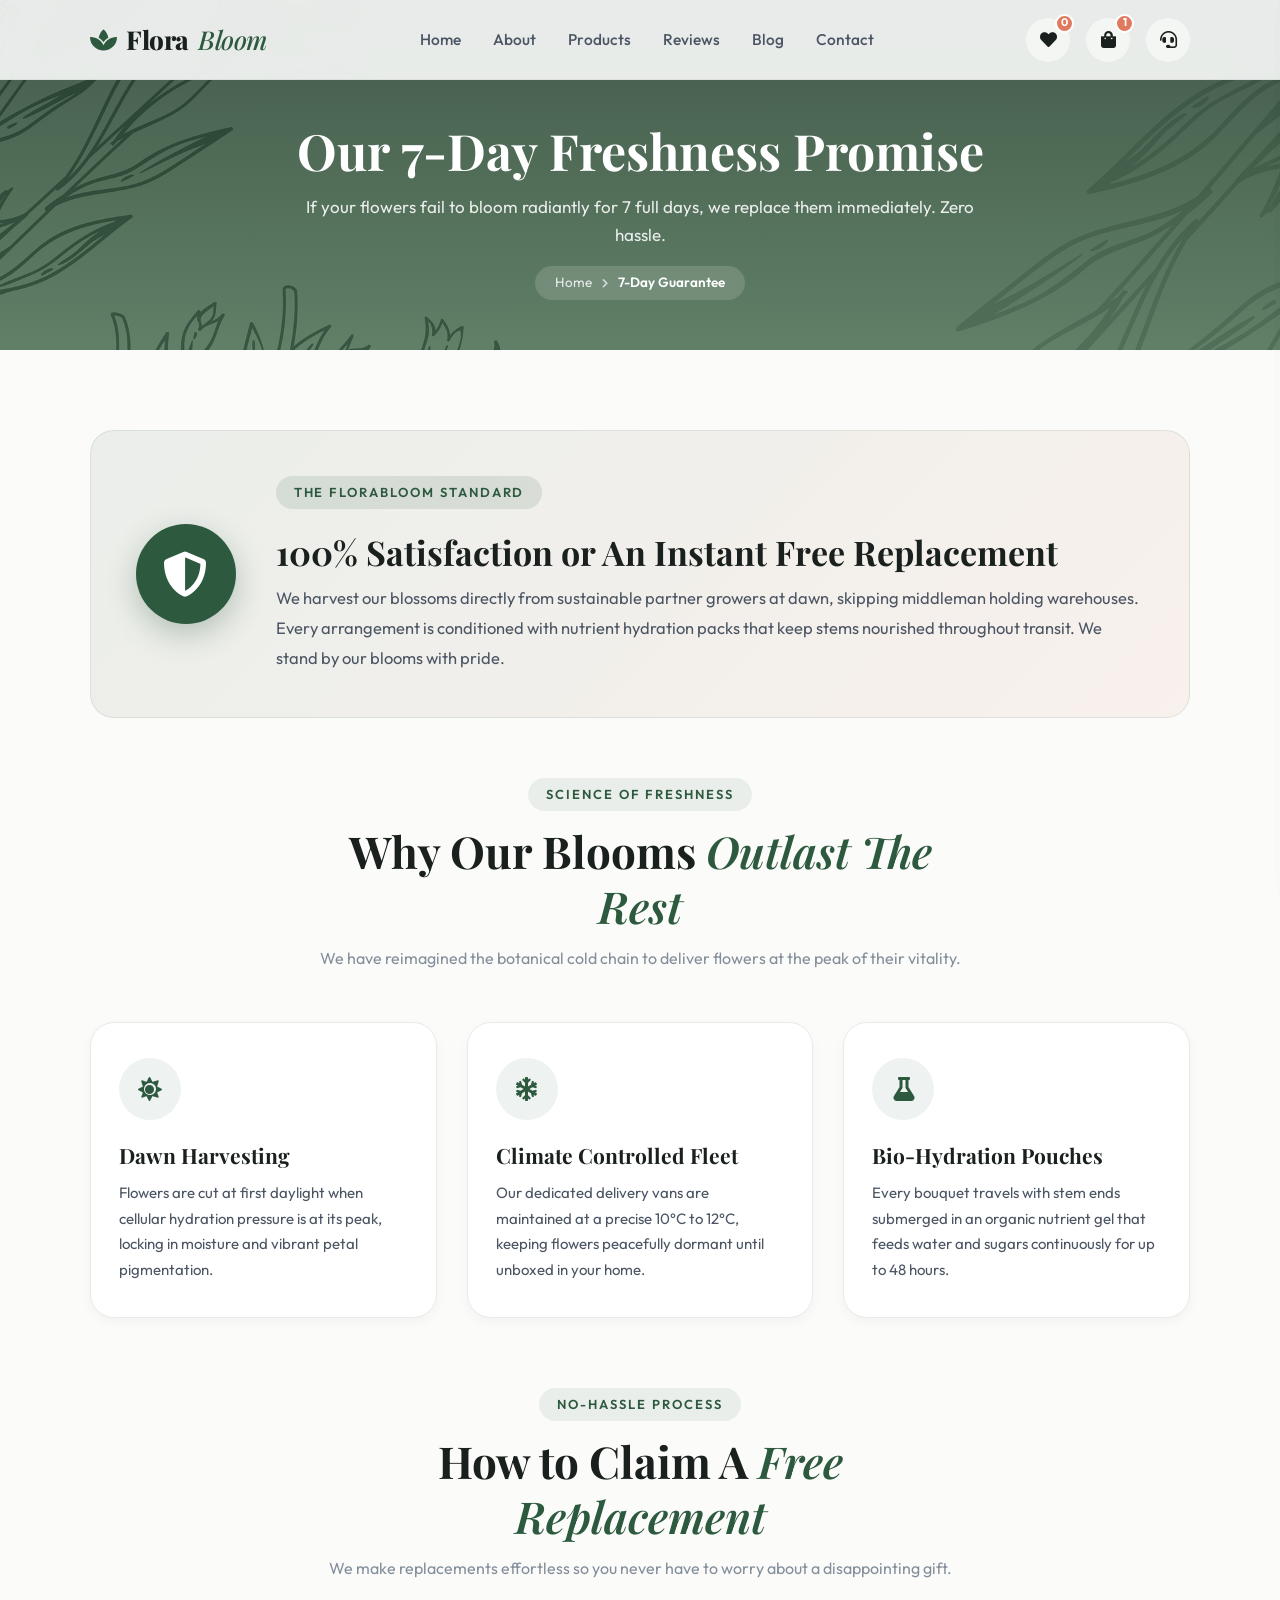
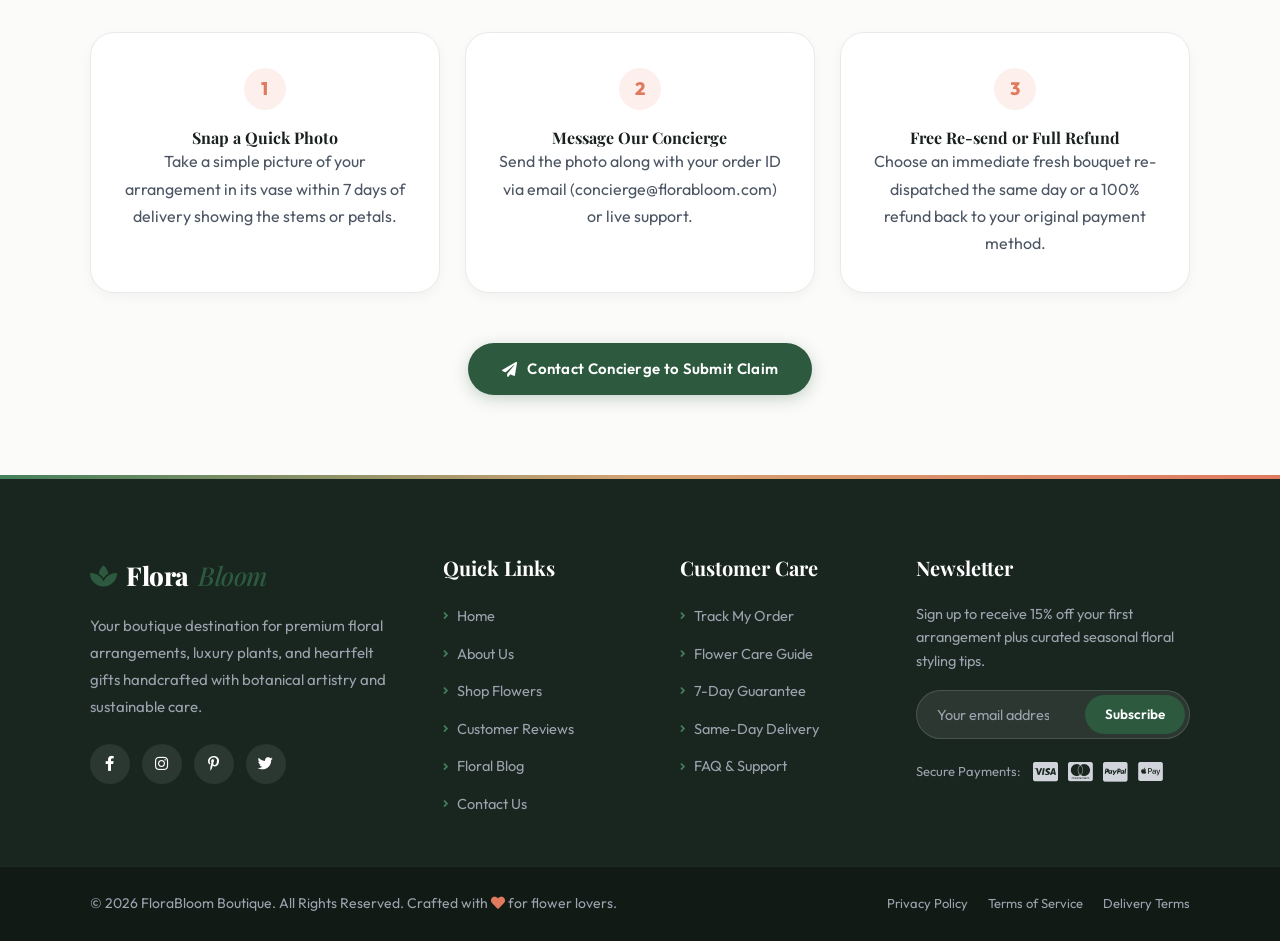
<file: Flower-Website-main/Flower-Website-main/guarantee.html>
<!DOCTYPE html>
<html lang="en">
  <head>
    <meta charset="UTF-8" />
    <meta http-equiv="X-UA-Compatible" content="IE=edge" />
    <meta name="viewport" content="width=device-width, initial-scale=1.0" />
    <title>7-Day Freshness Guarantee | FloraBloom Unconditional Promise</title>

    <!-- Google Fonts -->
    <link rel="preconnect" href="https://fonts.googleapis.com" />
    <link rel="preconnect" href="https://fonts.gstatic.com" crossorigin />
    <link
      href="https://fonts.googleapis.com/css2?family=Outfit:wght@300;400;500;600;700;800&family=Playfair+Display:ital,wght@0,500;0,600;0,700;0,800;1,400;1,600&display=swap"
      rel="stylesheet"
    />

    <!-- Font Awesome CDN -->
    <link
      rel="stylesheet"
      href="https://cdnjs.cloudflare.com/ajax/libs/font-awesome/5.15.4/css/all.min.css"
    />

    <!-- Stylesheets -->
    <link rel="stylesheet" href="css/style.css" />
    <link rel="stylesheet" href="css/responsive.css" />
  </head>

  <body>
    <!--=============== HEADER ===============-->
    <header>
      <div id="mobile">
        <i id="bar" class="fas fa-bars"></i>
      </div>

      <div class="nav--logo">
        <a href="index.html">
          <i class="fas fa-spa"></i>
          Flora<span>Bloom</span>
        </a>
      </div>

      <nav class="navbar">
        <a href="index.html">Home</a>
        <a href="about.html">About</a>
        <a href="product.html">Products</a>
        <a href="review.html">Reviews</a>
        <a href="blog.html">Blog</a>
        <a href="contact.html">Contact</a>
      </nav>

      <div class="nav--icon">
        <a href="#" class="icon-btn open-wish-btn" title="View Favourites">
          <i class="fas fa-heart"></i>
          <span class="badge-count wish-count">0</span>
        </a>
        <a href="#" class="icon-btn open-cart-btn" title="View Cart">
          <i class="fas fa-shopping-bag"></i>
          <span class="badge-count cart-count">0</span>
        </a>
        <a href="contact.html" class="icon-btn" title="Help & Contact">
          <i class="fas fa-headset"></i>
        </a>
      </div>
    </header>

    <!--=============== HERO BANNER ===============-->
    <section id="hero" class="hero">
      <div class="hero--section">
        <h1>Our 7-Day Freshness Promise</h1>
        <p>If your flowers fail to bloom radiantly for 7 full days, we replace them immediately. Zero hassle.</p>
        <div class="breadcrumbs">
          <a href="index.html">Home</a>
          <i class="fas fa-chevron-right"></i>
          <span>7-Day Guarantee</span>
        </div>
      </div>
    </section>

    <!--=============== GUARANTEE DETAILS ===============-->
    <section style="padding: 8rem 7%;">
      <!-- Highlight Banner -->
      <div class="guarantee-banner">
        <div class="guarantee-badge-icon">
          <i class="fas fa-shield-alt"></i>
        </div>
        <div>
          <span class="section-tag" style="background: rgba(45,90,63,0.12);">The FloraBloom Standard</span>
          <h2 style="font-size: clamp(2.4rem, 3.5vw, 3.4rem); margin: 1rem 0;">100% Satisfaction or An Instant Free Replacement</h2>
          <p style="font-size: 1.65rem; color: var(--text-body); margin: 0; line-height: 1.8;">
            We harvest our blossoms directly from sustainable partner growers at dawn, skipping middleman holding warehouses. Every arrangement is conditioned with nutrient hydration packs that keep stems nourished throughout transit. We stand by our blooms with pride.
          </p>
        </div>
      </div>

      <!-- Why Our Flowers Last Longer -->
      <div class="section-header">
        <span class="section-tag">Science of Freshness</span>
        <h2 class="heading">Why Our Blooms <span>Outlast The Rest</span></h2>
        <p class="section-subtitle">We have reimagined the botanical cold chain to deliver flowers at the peak of their vitality.</p>
      </div>

      <div class="care-steps-grid" style="margin-bottom: 7rem;">
        <div class="care-card">
          <div class="care-icon"><i class="fas fa-sun"></i></div>
          <h4>Dawn Harvesting</h4>
          <p>Flowers are cut at first daylight when cellular hydration pressure is at its peak, locking in moisture and vibrant petal pigmentation.</p>
        </div>

        <div class="care-card">
          <div class="care-icon"><i class="fas fa-snowflake"></i></div>
          <h4>Climate Controlled Fleet</h4>
          <p>Our dedicated delivery vans are maintained at a precise 10°C to 12°C, keeping flowers peacefully dormant until unboxed in your home.</p>
        </div>

        <div class="care-card">
          <div class="care-icon"><i class="fas fa-flask"></i></div>
          <h4>Bio-Hydration Pouches</h4>
          <p>Every bouquet travels with stem ends submerged in an organic nutrient gel that feeds water and sugars continuously for up to 48 hours.</p>
        </div>
      </div>

      <!-- 3-Step Simple Claim Process -->
      <div class="section-header">
        <span class="section-tag">No-Hassle Process</span>
        <h2 class="heading">How to Claim A <span>Free Replacement</span></h2>
        <p class="section-subtitle">We make replacements effortless so you never have to worry about a disappointing gift.</p>
      </div>

      <div class="claim-steps-grid">
        <div class="claim-step-card">
          <span class="claim-num-pill">1</span>
          <h4>Snap a Quick Photo</h4>
          <p>Take a simple picture of your arrangement in its vase within 7 days of delivery showing the stems or petals.</p>
        </div>

        <div class="claim-step-card">
          <span class="claim-num-pill">2</span>
          <h4>Message Our Concierge</h4>
          <p>Send the photo along with your order ID via email (<a href="mailto:concierge@florabloom.com">concierge@florabloom.com</a>) or live support.</p>
        </div>

        <div class="claim-step-card">
          <span class="claim-num-pill">3</span>
          <h4>Free Re-send or Full Refund</h4>
          <p>Choose an immediate fresh bouquet re-dispatched the same day or a 100% refund back to your original payment method.</p>
        </div>
      </div>

      <div style="text-align: center; margin-top: 5rem;">
        <a href="contact.html" class="btn">
          <i class="fas fa-paper-plane"></i>
          <span>Contact Concierge to Submit Claim</span>
        </a>
      </div>
    </section>

    <!--=============== FOOTER ===============-->
    <footer>
      <div class="footer-top">
        <div class="footer-grid">
          <div class="footer-col footer-about">
            <div class="nav--logo" style="margin-bottom: 1.5rem;">
              <a href="index.html" style="color: #fff;">
                <i class="fas fa-spa"></i>
                Flora<span>Bloom</span>
              </a>
            </div>
            <p>
              Your boutique destination for premium floral arrangements, luxury plants, and heartfelt gifts handcrafted with botanical artistry and sustainable care.
            </p>
            <div class="footer-socials">
              <a href="#" class="social-icon" title="Facebook"><i class="fab fa-facebook-f"></i></a>
              <a href="#" class="social-icon" title="Instagram"><i class="fab fa-instagram"></i></a>
              <a href="#" class="social-icon" title="Pinterest"><i class="fab fa-pinterest-p"></i></a>
              <a href="#" class="social-icon" title="Twitter"><i class="fab fa-twitter"></i></a>
            </div>
          </div>

          <div class="footer-col">
            <h3>Quick Links</h3>
            <ul class="footer-links">
              <li><a href="index.html"><i class="fas fa-angle-right"></i> Home</a></li>
              <li><a href="about.html"><i class="fas fa-angle-right"></i> About Us</a></li>
              <li><a href="product.html"><i class="fas fa-angle-right"></i> Shop Flowers</a></li>
              <li><a href="review.html"><i class="fas fa-angle-right"></i> Customer Reviews</a></li>
              <li><a href="blog.html"><i class="fas fa-angle-right"></i> Floral Blog</a></li>
              <li><a href="contact.html"><i class="fas fa-angle-right"></i> Contact Us</a></li>
            </ul>
          </div>

          <div class="footer-col">
            <h3>Customer Care</h3>
            <ul class="footer-links">
              <li><a href="track-order.html"><i class="fas fa-angle-right"></i> Track My Order</a></li>
              <li><a href="care-guide.html"><i class="fas fa-angle-right"></i> Flower Care Guide</a></li>
              <li><a href="guarantee.html"><i class="fas fa-angle-right"></i> 7-Day Guarantee</a></li>
              <li><a href="delivery.html"><i class="fas fa-angle-right"></i> Same-Day Delivery</a></li>
              <li><a href="faq.html"><i class="fas fa-angle-right"></i> FAQ & Support</a></li>
            </ul>
          </div>

          <div class="footer-col footer-newsletter">
            <h3>Newsletter</h3>
            <p>Sign up to receive 15% off your first arrangement plus curated seasonal floral styling tips.</p>
            <form class="newsletter-form">
              <input type="email" placeholder="Your email address..." required />
              <button type="submit">Subscribe</button>
            </form>
            <div class="payment-methods">
              <span>Secure Payments:</span>
              <div class="pay-icons">
                <i class="fab fa-cc-visa" title="Visa"></i>
                <i class="fab fa-cc-mastercard" title="Mastercard"></i>
                <i class="fab fa-cc-paypal" title="PayPal"></i>
                <i class="fab fa-cc-apple-pay" title="Apple Pay"></i>
              </div>
            </div>
          </div>
        </div>
      </div>

      <div class="credit">
        <p>© 2026 FloraBloom Boutique. All Rights Reserved. Crafted with <i class="fas fa-heart" style="color: var(--accent);"></i> for flower lovers.</p>
        <div class="credit-links">
          <a href="#">Privacy Policy</a>
          <a href="#">Terms of Service</a>
          <a href="#">Delivery Terms</a>
        </div>
      </div>
    </footer>

    <!--=============== SLIDE-OUT CART DRAWER ===============-->
    <div class="cart-drawer">
      <div class="cart-header">
        <h3><i class="fas fa-shopping-bag"></i> Your Basket</h3>
        <div class="close-cart-btn" title="Close"><i class="fas fa-times"></i></div>
      </div>
      <div class="cart-items-body"></div>
      <div class="cart-footer">
        <div class="cart-subtotal">
          <span>Subtotal:</span>
          <strong class="cart-subtotal-val">$0.00</strong>
        </div>
        <button class="btn checkout-btn" onclick="showToast('Proceeding to secure checkout! 🌸', 'fa-lock')">Proceed to Checkout</button>
      </div>
    </div>

    <!--=============== SLIDE-OUT FAVOURITES / WISHLIST DRAWER ===============-->
    <div class="wishlist-drawer">
      <div class="cart-header">
        <h3><i class="fas fa-heart" style="color: #e63946;"></i> Your Favourites (<span class="wish-count-val">0</span>)</h3>
        <div class="close-wish-btn" title="Close"><i class="fas fa-times"></i></div>
      </div>
      <div class="wishlist-items-body"></div>
      <div class="cart-footer">
        <button class="btn" style="width: 100%;" onclick="moveAllWishlistToCart()">
          <i class="fas fa-shopping-bag"></i> Move All to Basket
        </button>
      </div>
    </div>

    <!-- Scroll to Top Button -->
    <div class="scroll-top-btn"><i class="fas fa-arrow-up"></i></div>

    <!-- Script Link -->
    <script src="js/script.js"></script>
  </body>
</html>
</file>
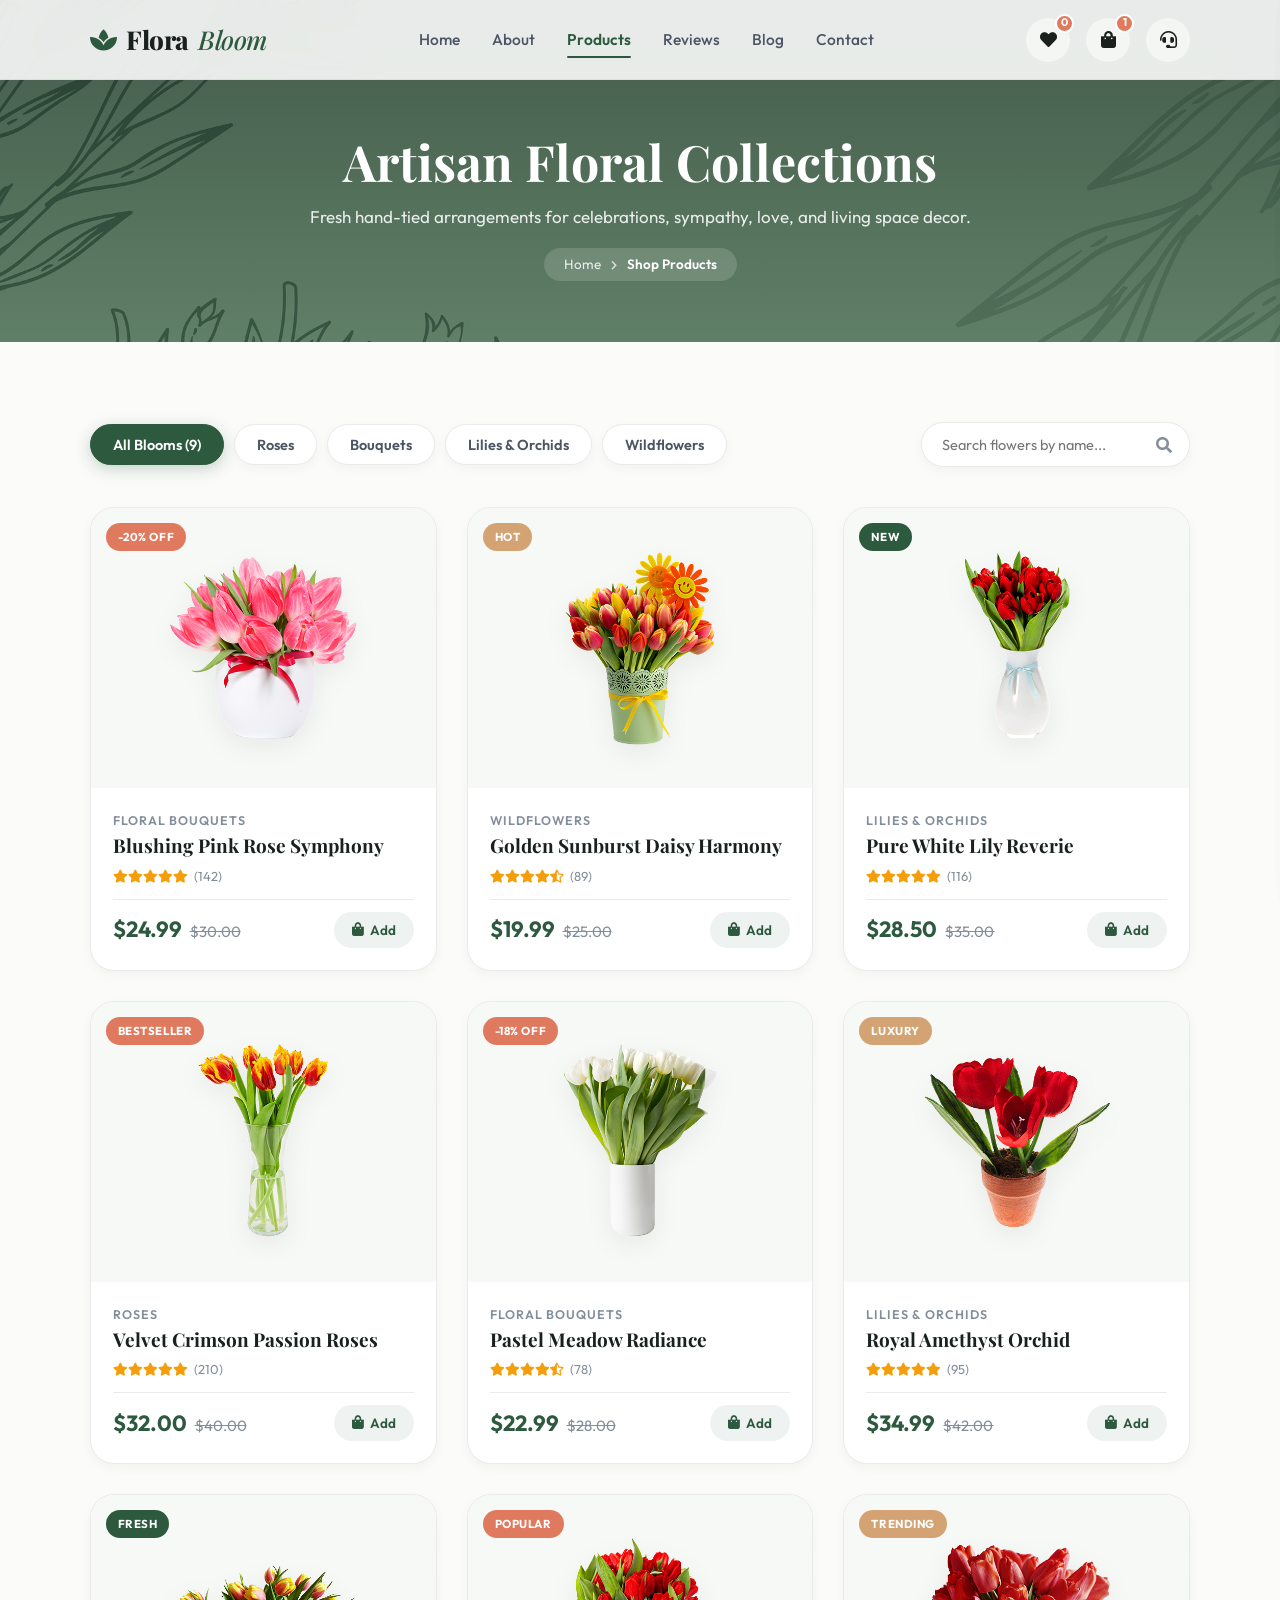
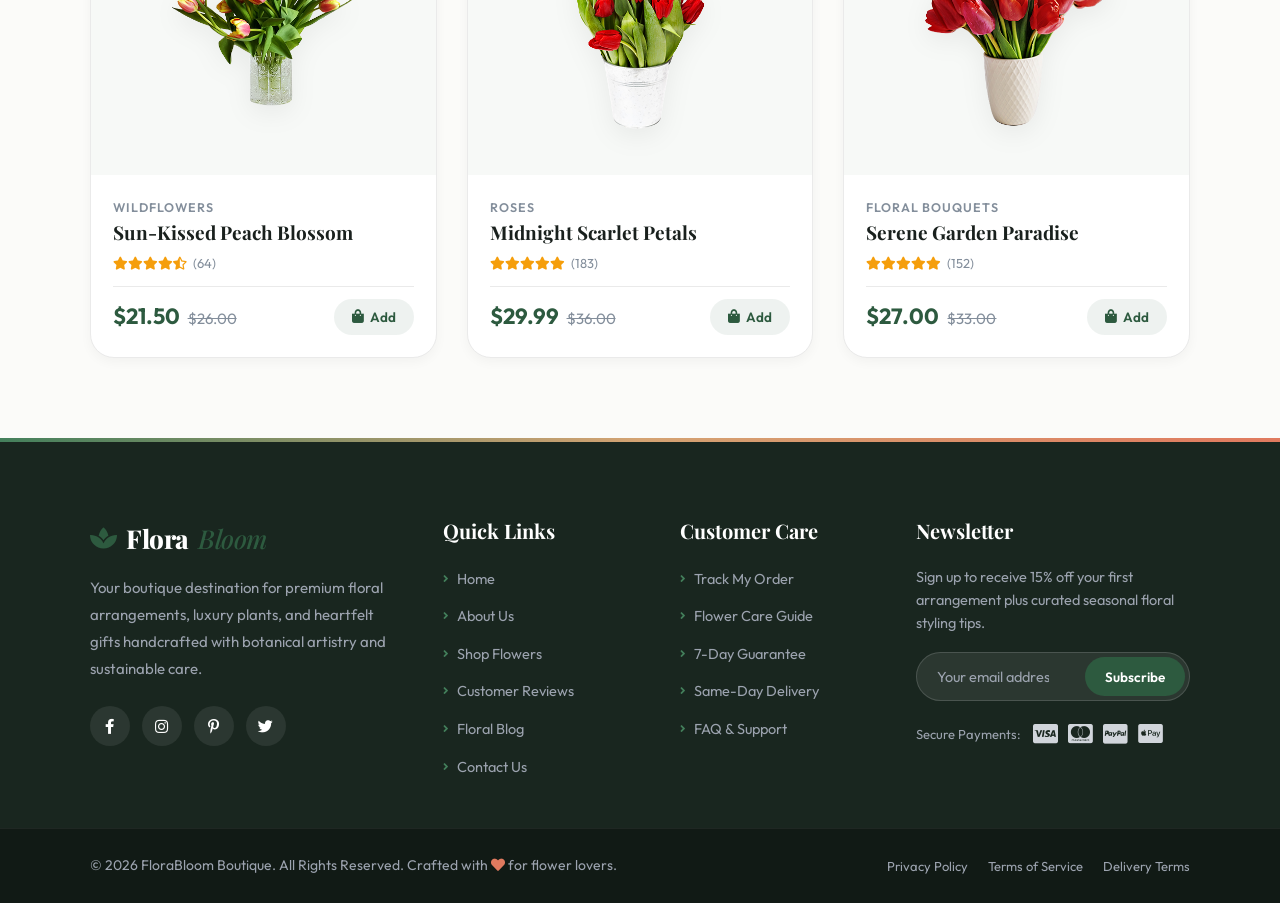
<file: Flower-Website-main/Flower-Website-main/product.html>
<!DOCTYPE html>
<html lang="en">
  <head>
    <meta charset="UTF-8" />
    <meta http-equiv="X-UA-Compatible" content="IE=edge" />
    <meta name="viewport" content="width=device-width, initial-scale=1.0" />
    <title>Floral Collections | FloraBloom Artisan Bouquets</title>

    <!-- Google Fonts -->
    <link rel="preconnect" href="https://fonts.googleapis.com" />
    <link rel="preconnect" href="https://fonts.gstatic.com" crossorigin />
    <link
      href="https://fonts.googleapis.com/css2?family=Outfit:wght@300;400;500;600;700;800&family=Playfair+Display:ital,wght@0,500;0,600;0,700;0,800;1,400;1,600&display=swap"
      rel="stylesheet"
    />

    <!-- Font Awesome CDN -->
    <link
      rel="stylesheet"
      href="https://cdnjs.cloudflare.com/ajax/libs/font-awesome/5.15.4/css/all.min.css"
    />

    <!-- Stylesheets -->
    <link rel="stylesheet" href="css/style.css" />
    <link rel="stylesheet" href="css/responsive.css" />
  </head>

  <body>
    <!--=============== HEADER ===============-->
    <header>
      <div id="mobile">
        <i id="bar" class="fas fa-bars"></i>
      </div>

      <div class="nav--logo">
        <a href="index.html">
          <i class="fas fa-spa"></i>
          Flora<span>Bloom</span>
        </a>
      </div>

      <nav class="navbar">
        <a href="index.html">Home</a>
        <a href="about.html">About</a>
        <a href="product.html" class="active">Products</a>
        <a href="review.html">Reviews</a>
        <a href="blog.html">Blog</a>
        <a href="contact.html">Contact</a>
      </nav>

      <div class="nav--icon">
        <a href="#" class="icon-btn open-wish-btn" title="View Favourites">
          <i class="fas fa-heart"></i>
          <span class="badge-count wish-count">0</span>
        </a>
        <a href="#" class="icon-btn open-cart-btn" title="View Cart">
          <i class="fas fa-shopping-bag"></i>
          <span class="badge-count cart-count">0</span>
        </a>
        <a href="contact.html" class="icon-btn" title="Help & Contact">
          <i class="fas fa-headset"></i>
        </a>
      </div>
    </header>

    <!--=============== HERO BANNER ===============-->
    <section id="hero" class="hero">
      <div class="hero--section">
        <h1>Artisan Floral Collections</h1>
        <p>Fresh hand-tied arrangements for celebrations, sympathy, love, and living space decor.</p>
        <div class="breadcrumbs">
          <a href="index.html">Home</a>
          <i class="fas fa-chevron-right"></i>
          <span>Shop Products</span>
        </div>
      </div>
    </section>

    <!--=============== PRODUCT SECTION ===============-->
    <section id="product" class="product">
      <!-- Search & Category Filters -->
      <div class="product-controls">
        <div class="filter-buttons">
          <button class="filter-btn active" data-filter="all">All Blooms (9)</button>
          <button class="filter-btn" data-filter="roses">Roses</button>
          <button class="filter-btn" data-filter="bouquets">Bouquets</button>
          <button class="filter-btn" data-filter="orchids">Lilies & Orchids</button>
          <button class="filter-btn" data-filter="wild">Wildflowers</button>
        </div>

        <div class="search-box">
          <input type="text" id="productSearch" placeholder="Search flowers by name..." />
          <i class="fas fa-search"></i>
        </div>
      </div>

      <!-- Products Grid -->
      <div class="product--container">
        <!-- Flower 1 -->
        <div class="product-card" data-id="p1" data-category="bouquets">
          <div class="pro-image-wrapper">
            <span class="badge-tag badge-sale">-20% OFF</span>
            <div class="pro-actions">
              <button class="action-btn view-btn" title="Quick View"><i class="fas fa-eye"></i></button>
              <button class="action-btn wish-btn" title="Save to Wishlist"><i class="fas fa-heart"></i></button>
            </div>
            <img src="images/img-1.png" alt="Blushing Pink Rose Symphony" />
          </div>
          <div class="pro-content">
            <span class="pro-category">Floral Bouquets</span>
            <h3 class="pro-title">Blushing Pink Rose Symphony</h3>
            <div class="pro-rating">
              <div class="stars">
                <i class="fas fa-star"></i><i class="fas fa-star"></i><i class="fas fa-star"></i><i class="fas fa-star"></i><i class="fas fa-star"></i>
              </div>
              <span class="rating-count">(142)</span>
            </div>
            <div class="pro-bottom">
              <div class="price-wrap">
                <span class="current-price">$24.99</span>
                <span class="old-price">$30.00</span>
              </div>
              <button class="add-cart-btn"><i class="fas fa-shopping-bag"></i> Add</button>
            </div>
          </div>
        </div>

        <!-- Flower 2 -->
        <div class="product-card" data-id="p2" data-category="wild">
          <div class="pro-image-wrapper">
            <span class="badge-tag badge-hot">HOT</span>
            <div class="pro-actions">
              <button class="action-btn view-btn" title="Quick View"><i class="fas fa-eye"></i></button>
              <button class="action-btn wish-btn" title="Save to Wishlist"><i class="fas fa-heart"></i></button>
            </div>
            <img src="images/img-2.png" alt="Golden Sunburst Daisy Harmony" />
          </div>
          <div class="pro-content">
            <span class="pro-category">Wildflowers</span>
            <h3 class="pro-title">Golden Sunburst Daisy Harmony</h3>
            <div class="pro-rating">
              <div class="stars">
                <i class="fas fa-star"></i><i class="fas fa-star"></i><i class="fas fa-star"></i><i class="fas fa-star"></i><i class="fas fa-star-half-alt"></i>
              </div>
              <span class="rating-count">(89)</span>
            </div>
            <div class="pro-bottom">
              <div class="price-wrap">
                <span class="current-price">$19.99</span>
                <span class="old-price">$25.00</span>
              </div>
              <button class="add-cart-btn"><i class="fas fa-shopping-bag"></i> Add</button>
            </div>
          </div>
        </div>

        <!-- Flower 3 -->
        <div class="product-card" data-id="p3" data-category="orchids">
          <div class="pro-image-wrapper">
            <span class="badge-tag badge-new">NEW</span>
            <div class="pro-actions">
              <button class="action-btn view-btn" title="Quick View"><i class="fas fa-eye"></i></button>
              <button class="action-btn wish-btn" title="Save to Wishlist"><i class="fas fa-heart"></i></button>
            </div>
            <img src="images/img-3.png" alt="Pure White Lily Reverie" />
          </div>
          <div class="pro-content">
            <span class="pro-category">Lilies & Orchids</span>
            <h3 class="pro-title">Pure White Lily Reverie</h3>
            <div class="pro-rating">
              <div class="stars">
                <i class="fas fa-star"></i><i class="fas fa-star"></i><i class="fas fa-star"></i><i class="fas fa-star"></i><i class="fas fa-star"></i>
              </div>
              <span class="rating-count">(116)</span>
            </div>
            <div class="pro-bottom">
              <div class="price-wrap">
                <span class="current-price">$28.50</span>
                <span class="old-price">$35.00</span>
              </div>
              <button class="add-cart-btn"><i class="fas fa-shopping-bag"></i> Add</button>
            </div>
          </div>
        </div>

        <!-- Flower 4 -->
        <div class="product-card" data-id="p4" data-category="roses">
          <div class="pro-image-wrapper">
            <span class="badge-tag badge-sale">BESTSELLER</span>
            <div class="pro-actions">
              <button class="action-btn view-btn" title="Quick View"><i class="fas fa-eye"></i></button>
              <button class="action-btn wish-btn" title="Save to Wishlist"><i class="fas fa-heart"></i></button>
            </div>
            <img src="images/img-4.png" alt="Velvet Crimson Passion Roses" />
          </div>
          <div class="pro-content">
            <span class="pro-category">Roses</span>
            <h3 class="pro-title">Velvet Crimson Passion Roses</h3>
            <div class="pro-rating">
              <div class="stars">
                <i class="fas fa-star"></i><i class="fas fa-star"></i><i class="fas fa-star"></i><i class="fas fa-star"></i><i class="fas fa-star"></i>
              </div>
              <span class="rating-count">(210)</span>
            </div>
            <div class="pro-bottom">
              <div class="price-wrap">
                <span class="current-price">$32.00</span>
                <span class="old-price">$40.00</span>
              </div>
              <button class="add-cart-btn"><i class="fas fa-shopping-bag"></i> Add</button>
            </div>
          </div>
        </div>

        <!-- Flower 5 -->
        <div class="product-card" data-id="p5" data-category="bouquets">
          <div class="pro-image-wrapper">
            <span class="badge-tag badge-sale">-18% OFF</span>
            <div class="pro-actions">
              <button class="action-btn view-btn" title="Quick View"><i class="fas fa-eye"></i></button>
              <button class="action-btn wish-btn" title="Save to Wishlist"><i class="fas fa-heart"></i></button>
            </div>
            <img src="images/img-5.png" alt="Pastel Meadow Radiance" />
          </div>
          <div class="pro-content">
            <span class="pro-category">Floral Bouquets</span>
            <h3 class="pro-title">Pastel Meadow Radiance</h3>
            <div class="pro-rating">
              <div class="stars">
                <i class="fas fa-star"></i><i class="fas fa-star"></i><i class="fas fa-star"></i><i class="fas fa-star"></i><i class="fas fa-star-half-alt"></i>
              </div>
              <span class="rating-count">(78)</span>
            </div>
            <div class="pro-bottom">
              <div class="price-wrap">
                <span class="current-price">$22.99</span>
                <span class="old-price">$28.00</span>
              </div>
              <button class="add-cart-btn"><i class="fas fa-shopping-bag"></i> Add</button>
            </div>
          </div>
        </div>

        <!-- Flower 6 -->
        <div class="product-card" data-id="p6" data-category="orchids">
          <div class="pro-image-wrapper">
            <span class="badge-tag badge-hot">LUXURY</span>
            <div class="pro-actions">
              <button class="action-btn view-btn" title="Quick View"><i class="fas fa-eye"></i></button>
              <button class="action-btn wish-btn" title="Save to Wishlist"><i class="fas fa-heart"></i></button>
            </div>
            <img src="images/img-6.png" alt="Royal Amethyst Orchid" />
          </div>
          <div class="pro-content">
            <span class="pro-category">Lilies & Orchids</span>
            <h3 class="pro-title">Royal Amethyst Orchid</h3>
            <div class="pro-rating">
              <div class="stars">
                <i class="fas fa-star"></i><i class="fas fa-star"></i><i class="fas fa-star"></i><i class="fas fa-star"></i><i class="fas fa-star"></i>
              </div>
              <span class="rating-count">(95)</span>
            </div>
            <div class="pro-bottom">
              <div class="price-wrap">
                <span class="current-price">$34.99</span>
                <span class="old-price">$42.00</span>
              </div>
              <button class="add-cart-btn"><i class="fas fa-shopping-bag"></i> Add</button>
            </div>
          </div>
        </div>

        <!-- Flower 7 -->
        <div class="product-card" data-id="p7" data-category="wild">
          <div class="pro-image-wrapper">
            <span class="badge-tag badge-new">FRESH</span>
            <div class="pro-actions">
              <button class="action-btn view-btn" title="Quick View"><i class="fas fa-eye"></i></button>
              <button class="action-btn wish-btn" title="Save to Wishlist"><i class="fas fa-heart"></i></button>
            </div>
            <img src="images/img-7.png" alt="Sun-Kissed Peach Blossom" />
          </div>
          <div class="pro-content">
            <span class="pro-category">Wildflowers</span>
            <h3 class="pro-title">Sun-Kissed Peach Blossom</h3>
            <div class="pro-rating">
              <div class="stars">
                <i class="fas fa-star"></i><i class="fas fa-star"></i><i class="fas fa-star"></i><i class="fas fa-star"></i><i class="fas fa-star-half-alt"></i>
              </div>
              <span class="rating-count">(64)</span>
            </div>
            <div class="pro-bottom">
              <div class="price-wrap">
                <span class="current-price">$21.50</span>
                <span class="old-price">$26.00</span>
              </div>
              <button class="add-cart-btn"><i class="fas fa-shopping-bag"></i> Add</button>
            </div>
          </div>
        </div>

        <!-- Flower 8 -->
        <div class="product-card" data-id="p8" data-category="roses">
          <div class="pro-image-wrapper">
            <span class="badge-tag badge-sale">POPULAR</span>
            <div class="pro-actions">
              <button class="action-btn view-btn" title="Quick View"><i class="fas fa-eye"></i></button>
              <button class="action-btn wish-btn" title="Save to Wishlist"><i class="fas fa-heart"></i></button>
            </div>
            <img src="images/img-8.png" alt="Midnight Scarlet Petals" />
          </div>
          <div class="pro-content">
            <span class="pro-category">Roses</span>
            <h3 class="pro-title">Midnight Scarlet Petals</h3>
            <div class="pro-rating">
              <div class="stars">
                <i class="fas fa-star"></i><i class="fas fa-star"></i><i class="fas fa-star"></i><i class="fas fa-star"></i><i class="fas fa-star"></i>
              </div>
              <span class="rating-count">(183)</span>
            </div>
            <div class="pro-bottom">
              <div class="price-wrap">
                <span class="current-price">$29.99</span>
                <span class="old-price">$36.00</span>
              </div>
              <button class="add-cart-btn"><i class="fas fa-shopping-bag"></i> Add</button>
            </div>
          </div>
        </div>

        <!-- Flower 9 -->
        <div class="product-card" data-id="p9" data-category="bouquets">
          <div class="pro-image-wrapper">
            <span class="badge-tag badge-hot">TRENDING</span>
            <div class="pro-actions">
              <button class="action-btn view-btn" title="Quick View"><i class="fas fa-eye"></i></button>
              <button class="action-btn wish-btn" title="Save to Wishlist"><i class="fas fa-heart"></i></button>
            </div>
            <img src="images/img-9.png" alt="Serene Garden Paradise" />
          </div>
          <div class="pro-content">
            <span class="pro-category">Floral Bouquets</span>
            <h3 class="pro-title">Serene Garden Paradise</h3>
            <div class="pro-rating">
              <div class="stars">
                <i class="fas fa-star"></i><i class="fas fa-star"></i><i class="fas fa-star"></i><i class="fas fa-star"></i><i class="fas fa-star"></i>
              </div>
              <span class="rating-count">(152)</span>
            </div>
            <div class="pro-bottom">
              <div class="price-wrap">
                <span class="current-price">$27.00</span>
                <span class="old-price">$33.00</span>
              </div>
              <button class="add-cart-btn"><i class="fas fa-shopping-bag"></i> Add</button>
            </div>
          </div>
        </div>
      </div>
    </section>

    <!--=============== FOOTER ===============-->
    <footer>
      <div class="footer-top">
        <div class="footer-grid">
          <div class="footer-col footer-about">
            <div class="nav--logo" style="margin-bottom: 1.5rem;">
              <a href="index.html" style="color: #fff;">
                <i class="fas fa-spa"></i>
                Flora<span>Bloom</span>
              </a>
            </div>
            <p>
              Your boutique destination for premium floral arrangements, luxury plants, and heartfelt gifts handcrafted with botanical artistry and sustainable care.
            </p>
            <div class="footer-socials">
              <a href="#" class="social-icon" title="Facebook"><i class="fab fa-facebook-f"></i></a>
              <a href="#" class="social-icon" title="Instagram"><i class="fab fa-instagram"></i></a>
              <a href="#" class="social-icon" title="Pinterest"><i class="fab fa-pinterest-p"></i></a>
              <a href="#" class="social-icon" title="Twitter"><i class="fab fa-twitter"></i></a>
            </div>
          </div>

          <div class="footer-col">
            <h3>Quick Links</h3>
            <ul class="footer-links">
              <li><a href="index.html"><i class="fas fa-angle-right"></i> Home</a></li>
              <li><a href="about.html"><i class="fas fa-angle-right"></i> About Us</a></li>
              <li><a href="product.html"><i class="fas fa-angle-right"></i> Shop Flowers</a></li>
              <li><a href="review.html"><i class="fas fa-angle-right"></i> Customer Reviews</a></li>
              <li><a href="blog.html"><i class="fas fa-angle-right"></i> Floral Blog</a></li>
              <li><a href="contact.html"><i class="fas fa-angle-right"></i> Contact Us</a></li>
            </ul>
          </div>

          <div class="footer-col">
            <h3>Customer Care</h3>
            <ul class="footer-links">
              <li><a href="track-order.html"><i class="fas fa-angle-right"></i> Track My Order</a></li>
              <li><a href="care-guide.html"><i class="fas fa-angle-right"></i> Flower Care Guide</a></li>
              <li><a href="guarantee.html"><i class="fas fa-angle-right"></i> 7-Day Guarantee</a></li>
              <li><a href="delivery.html"><i class="fas fa-angle-right"></i> Same-Day Delivery</a></li>
              <li><a href="faq.html"><i class="fas fa-angle-right"></i> FAQ & Support</a></li>
            </ul>
          </div>

          <div class="footer-col footer-newsletter">
            <h3>Newsletter</h3>
            <p>Sign up to receive 15% off your first arrangement plus curated seasonal floral styling tips.</p>
            <form class="newsletter-form">
              <input type="email" placeholder="Your email address..." required />
              <button type="submit">Subscribe</button>
            </form>
            <div class="payment-methods">
              <span>Secure Payments:</span>
              <div class="pay-icons">
                <i class="fab fa-cc-visa" title="Visa"></i>
                <i class="fab fa-cc-mastercard" title="Mastercard"></i>
                <i class="fab fa-cc-paypal" title="PayPal"></i>
                <i class="fab fa-cc-apple-pay" title="Apple Pay"></i>
              </div>
            </div>
          </div>
        </div>
      </div>

      <div class="credit">
        <p>© 2026 FloraBloom Boutique. All Rights Reserved. Crafted with <i class="fas fa-heart" style="color: var(--accent);"></i> for flower lovers.</p>
        <div class="credit-links">
          <a href="#">Privacy Policy</a>
          <a href="#">Terms of Service</a>
          <a href="#">Delivery Terms</a>
        </div>
      </div>
    </footer>

    <!--=============== SLIDE-OUT CART DRAWER ===============-->
    <div class="cart-drawer">
      <div class="cart-header">
        <h3><i class="fas fa-shopping-bag"></i> Your Basket</h3>
        <div class="close-cart-btn" title="Close"><i class="fas fa-times"></i></div>
      </div>
      <div class="cart-items-body"></div>
      <div class="cart-footer">
        <div class="cart-subtotal">
          <span>Subtotal:</span>
          <strong class="cart-subtotal-val">$0.00</strong>
        </div>
        <button class="btn checkout-btn" onclick="showToast('Proceeding to secure checkout! 🌸', 'fa-lock')">Proceed to Checkout</button>
      </div>
    </div>

    <!--=============== SLIDE-OUT FAVOURITES / WISHLIST DRAWER ===============-->
    <div class="wishlist-drawer">
      <div class="cart-header">
        <h3><i class="fas fa-heart" style="color: #e63946;"></i> Your Favourites (<span class="wish-count-val">0</span>)</h3>
        <div class="close-wish-btn" title="Close"><i class="fas fa-times"></i></div>
      </div>
      <div class="wishlist-items-body"></div>
      <div class="cart-footer">
        <button class="btn" style="width: 100%;" onclick="moveAllWishlistToCart()">
          <i class="fas fa-shopping-bag"></i> Move All to Basket
        </button>
      </div>
    </div>

    <!--=============== QUICK VIEW MODAL ===============-->
    <div class="modal-overlay">
      <div class="quick-view-card">
        <button class="close-modal-btn" aria-label="Close modal" title="Close"><i class="fas fa-times"></i></button>
        <div class="modal-img-wrap">
          <img class="modal-img" src="images/img-1.png" alt="Flower Bouquet" />
        </div>
        <div class="modal-details">
          <span class="section-tag modal-category">Fresh Flowers</span>
          <h3 class="modal-pro-title">Blushing Rose Bouquet</h3>
          <div class="modal-price">$24.99</div>
          <p class="modal-desc">Hand-selected fresh botanicals arranged with sustainable floral care and timeless elegance.</p>
          <button class="btn modal-add-cart"><i class="fas fa-shopping-bag"></i> Add to Basket</button>
        </div>
      </div>
    </div>

    <!-- Scroll to Top Button -->
    <div class="scroll-top-btn"><i class="fas fa-arrow-up"></i></div>

    <!-- Script Link -->
    <script src="js/script.js"></script>
  </body>
</html>
</file>
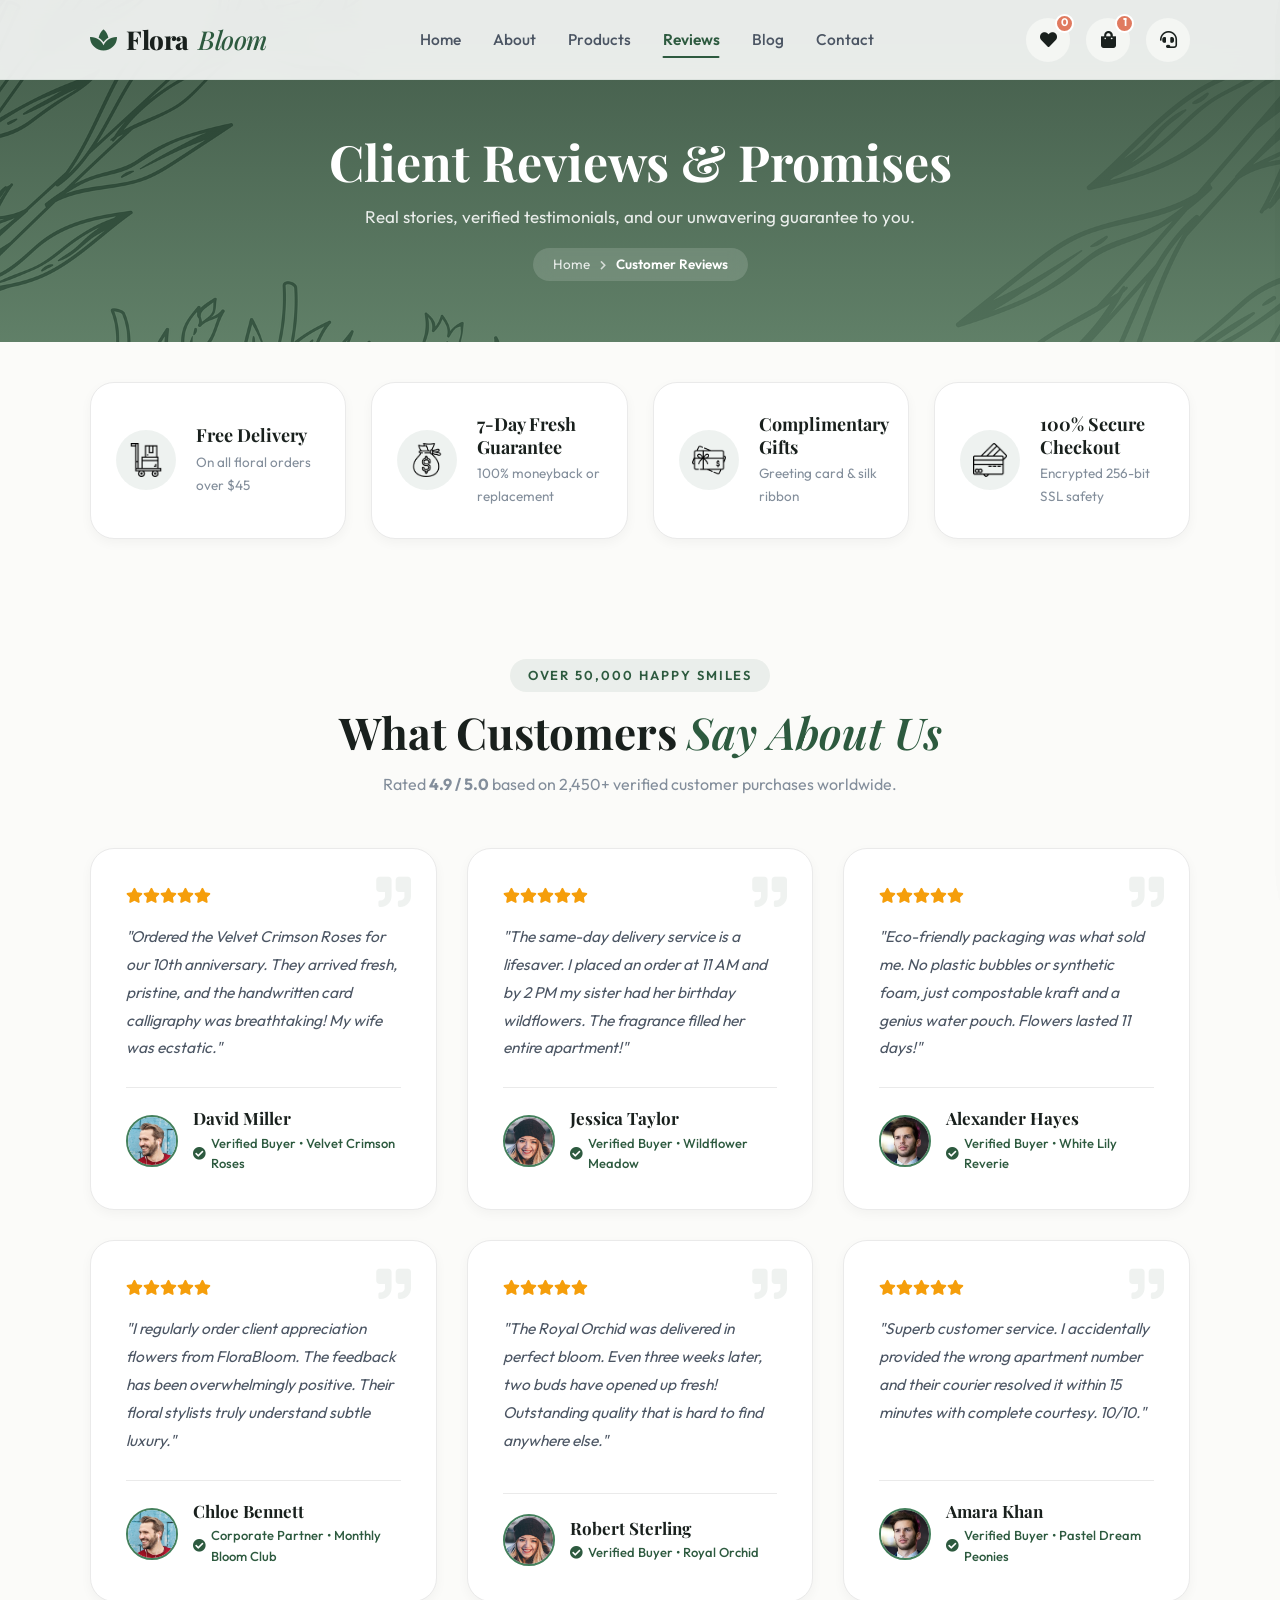
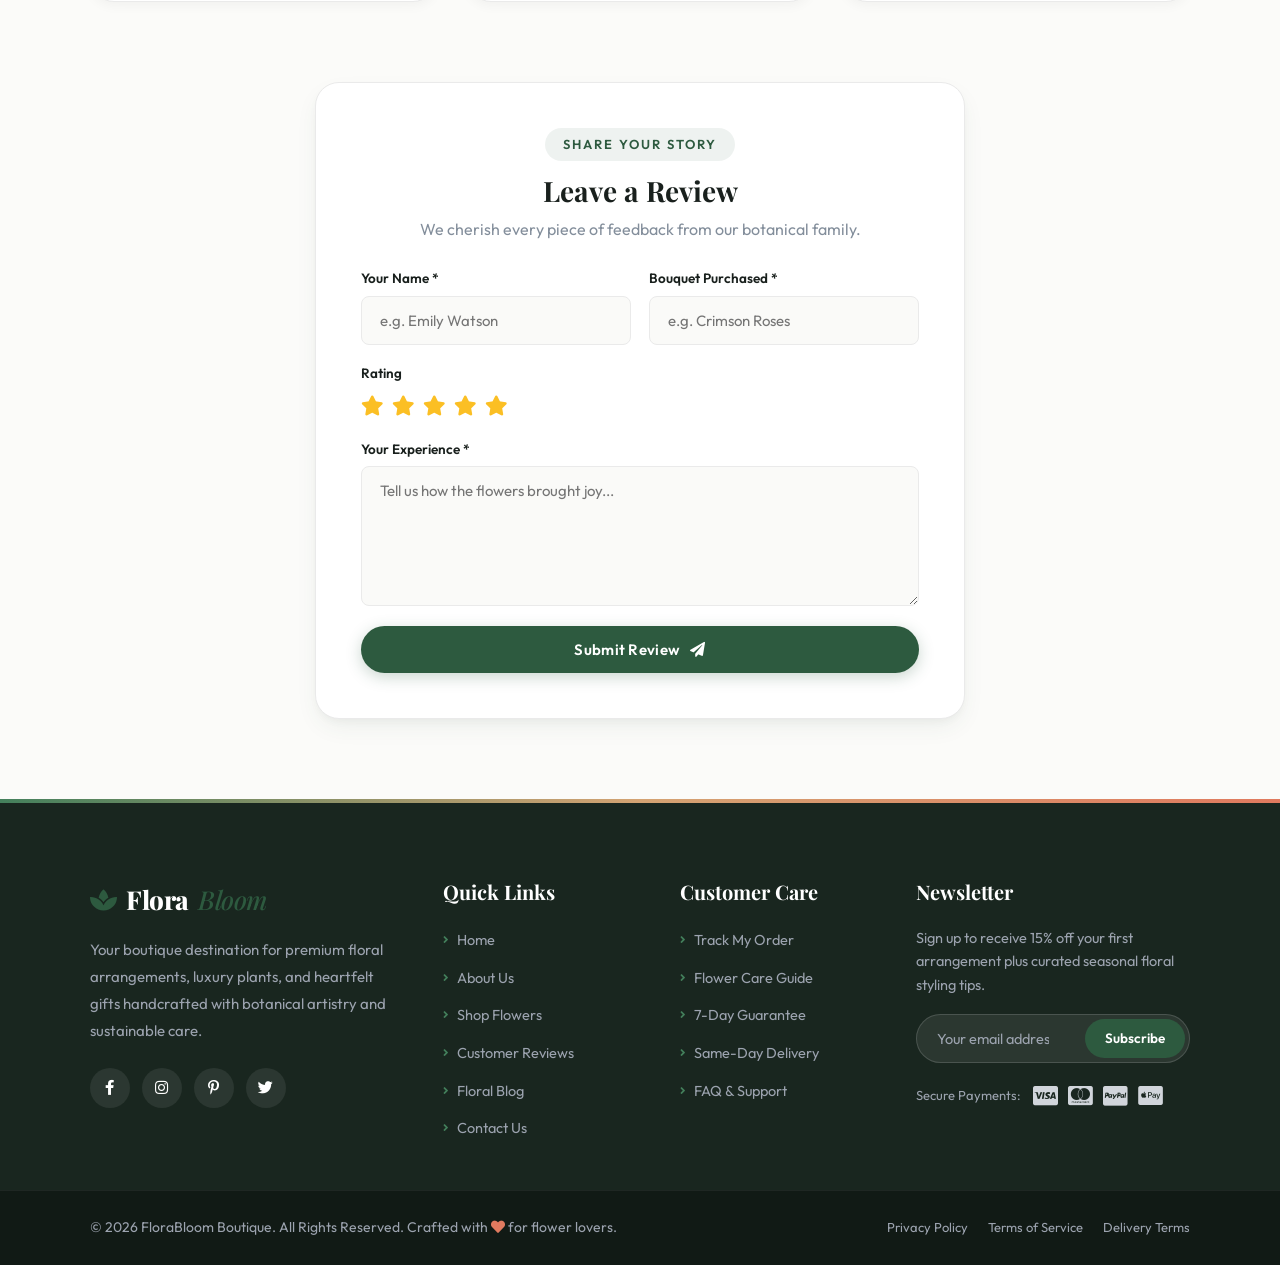
<file: Flower-Website-main/Flower-Website-main/review.html>
<!DOCTYPE html>
<html lang="en">
  <head>
    <meta charset="UTF-8" />
    <meta http-equiv="X-UA-Compatible" content="IE=edge" />
    <meta name="viewport" content="width=device-width, initial-scale=1.0" />
    <title>Customer Reviews & Guarantees | FloraBloom</title>

    <!-- Google Fonts -->
    <link rel="preconnect" href="https://fonts.googleapis.com" />
    <link rel="preconnect" href="https://fonts.gstatic.com" crossorigin />
    <link
      href="https://fonts.googleapis.com/css2?family=Outfit:wght@300;400;500;600;700;800&family=Playfair+Display:ital,wght@0,500;0,600;0,700;0,800;1,400;1,600&display=swap"
      rel="stylesheet"
    />

    <!-- Font Awesome CDN -->
    <link
      rel="stylesheet"
      href="https://cdnjs.cloudflare.com/ajax/libs/font-awesome/5.15.4/css/all.min.css"
    />

    <!-- Stylesheets -->
    <link rel="stylesheet" href="css/style.css" />
    <link rel="stylesheet" href="css/responsive.css" />
  </head>

  <body>
    <!--=============== HEADER ===============-->
    <header>
      <div id="mobile">
        <i id="bar" class="fas fa-bars"></i>
      </div>

      <div class="nav--logo">
        <a href="index.html">
          <i class="fas fa-spa"></i>
          Flora<span>Bloom</span>
        </a>
      </div>

      <nav class="navbar">
        <a href="index.html">Home</a>
        <a href="about.html">About</a>
        <a href="product.html">Products</a>
        <a href="review.html" class="active">Reviews</a>
        <a href="blog.html">Blog</a>
        <a href="contact.html">Contact</a>
      </nav>

      <div class="nav--icon">
        <a href="#" class="icon-btn open-wish-btn" title="View Favourites">
          <i class="fas fa-heart"></i>
          <span class="badge-count wish-count">0</span>
        </a>
        <a href="#" class="icon-btn open-cart-btn" title="View Cart">
          <i class="fas fa-shopping-bag"></i>
          <span class="badge-count cart-count">0</span>
        </a>
        <a href="contact.html" class="icon-btn" title="Help & Contact">
          <i class="fas fa-headset"></i>
        </a>
      </div>
    </header>

    <!--=============== HERO BANNER ===============-->
    <section id="hero" class="hero">
      <div class="hero--section">
        <h1>Client Reviews & Promises</h1>
        <p>Real stories, verified testimonials, and our unwavering guarantee to you.</p>
        <div class="breadcrumbs">
          <a href="index.html">Home</a>
          <i class="fas fa-chevron-right"></i>
          <span>Customer Reviews</span>
        </div>
      </div>
    </section>

    <!--=============== PERKS & GUARANTEES ===============-->
    <section class="rcard" id="rcard">
      <div class="review--des">
        <div class="perk-card">
          <div class="perk-icon-wrap">
            <img src="images/icon-1.png" alt="Free Delivery" />
          </div>
          <div class="perk-info">
            <h3>Free Delivery</h3>
            <p>On all floral orders over $45</p>
          </div>
        </div>

        <div class="perk-card">
          <div class="perk-icon-wrap">
            <img src="images/icon-2.png" alt="7 Days Fresh Guarantee" />
          </div>
          <div class="perk-info">
            <h3>7-Day Fresh Guarantee</h3>
            <p>100% moneyback or replacement</p>
          </div>
        </div>

        <div class="perk-card">
          <div class="perk-icon-wrap">
            <img src="images/icon-3.png" alt="Free Gifts" />
          </div>
          <div class="perk-info">
            <h3>Complimentary Gifts</h3>
            <p>Greeting card & silk ribbon</p>
          </div>
        </div>

        <div class="perk-card">
          <div class="perk-icon-wrap">
            <img src="images/icon-4.png" alt="Secure Payment" />
          </div>
          <div class="perk-info">
            <h3>100% Secure Checkout</h3>
            <p>Encrypted 256-bit SSL safety</p>
          </div>
        </div>
      </div>
    </section>

    <!--=============== REVIEWS GRID ===============-->
    <section class="client" id="client">
      <div class="section-header">
        <span class="section-tag">Over 50,000 Happy Smiles</span>
        <h2 class="heading">What Customers <span>Say About Us</span></h2>
        <p class="section-subtitle">
          Rated <strong>4.9 / 5.0</strong> based on 2,450+ verified customer purchases worldwide.
        </p>
      </div>

      <div class="client--des">
        <!-- Review 1 -->
        <div class="review-box">
          <i class="fas fa-quote-right quote-icon"></i>
          <div class="review-stars">
            <i class="fas fa-star"></i><i class="fas fa-star"></i><i class="fas fa-star"></i><i class="fas fa-star"></i><i class="fas fa-star"></i>
          </div>
          <p class="review-text">
            "Ordered the Velvet Crimson Roses for our 10th anniversary. They arrived fresh, pristine, and the handwritten card calligraphy was breathtaking! My wife was ecstatic."
          </p>
          <div class="client-profile">
            <img src="images/pic-1.png" alt="David Miller" />
            <div class="client-meta">
              <h4>David Miller</h4>
              <span><i class="fas fa-check-circle"></i> Verified Buyer • Velvet Crimson Roses</span>
            </div>
          </div>
        </div>

        <!-- Review 2 -->
        <div class="review-box">
          <i class="fas fa-quote-right quote-icon"></i>
          <div class="review-stars">
            <i class="fas fa-star"></i><i class="fas fa-star"></i><i class="fas fa-star"></i><i class="fas fa-star"></i><i class="fas fa-star"></i>
          </div>
          <p class="review-text">
            "The same-day delivery service is a lifesaver. I placed an order at 11 AM and by 2 PM my sister had her birthday wildflowers. The fragrance filled her entire apartment!"
          </p>
          <div class="client-profile">
            <img src="images/pic-2.png" alt="Jessica Taylor" />
            <div class="client-meta">
              <h4>Jessica Taylor</h4>
              <span><i class="fas fa-check-circle"></i> Verified Buyer • Wildflower Meadow</span>
            </div>
          </div>
        </div>

        <!-- Review 3 -->
        <div class="review-box">
          <i class="fas fa-quote-right quote-icon"></i>
          <div class="review-stars">
            <i class="fas fa-star"></i><i class="fas fa-star"></i><i class="fas fa-star"></i><i class="fas fa-star"></i><i class="fas fa-star"></i>
          </div>
          <p class="review-text">
            "Eco-friendly packaging was what sold me. No plastic bubbles or synthetic foam, just compostable kraft and a genius water pouch. Flowers lasted 11 days!"
          </p>
          <div class="client-profile">
            <img src="images/pic-3.png" alt="Alexander Hayes" />
            <div class="client-meta">
              <h4>Alexander Hayes</h4>
              <span><i class="fas fa-check-circle"></i> Verified Buyer • White Lily Reverie</span>
            </div>
          </div>
        </div>

        <!-- Review 4 -->
        <div class="review-box">
          <i class="fas fa-quote-right quote-icon"></i>
          <div class="review-stars">
            <i class="fas fa-star"></i><i class="fas fa-star"></i><i class="fas fa-star"></i><i class="fas fa-star"></i><i class="fas fa-star"></i>
          </div>
          <p class="review-text">
            "I regularly order client appreciation flowers from FloraBloom. The feedback has been overwhelmingly positive. Their floral stylists truly understand subtle luxury."
          </p>
          <div class="client-profile">
            <img src="images/pic-1.png" alt="Chloe Bennett" />
            <div class="client-meta">
              <h4>Chloe Bennett</h4>
              <span><i class="fas fa-check-circle"></i> Corporate Partner • Monthly Bloom Club</span>
            </div>
          </div>
        </div>

        <!-- Review 5 -->
        <div class="review-box">
          <i class="fas fa-quote-right quote-icon"></i>
          <div class="review-stars">
            <i class="fas fa-star"></i><i class="fas fa-star"></i><i class="fas fa-star"></i><i class="fas fa-star"></i><i class="fas fa-star"></i>
          </div>
          <p class="review-text">
            "The Royal Orchid was delivered in perfect bloom. Even three weeks later, two buds have opened up fresh! Outstanding quality that is hard to find anywhere else."
          </p>
          <div class="client-profile">
            <img src="images/pic-2.png" alt="Robert Sterling" />
            <div class="client-meta">
              <h4>Robert Sterling</h4>
              <span><i class="fas fa-check-circle"></i> Verified Buyer • Royal Orchid</span>
            </div>
          </div>
        </div>

        <!-- Review 6 -->
        <div class="review-box">
          <i class="fas fa-quote-right quote-icon"></i>
          <div class="review-stars">
            <i class="fas fa-star"></i><i class="fas fa-star"></i><i class="fas fa-star"></i><i class="fas fa-star"></i><i class="fas fa-star"></i>
          </div>
          <p class="review-text">
            "Superb customer service. I accidentally provided the wrong apartment number and their courier resolved it within 15 minutes with complete courtesy. 10/10."
          </p>
          <div class="client-profile">
            <img src="images/pic-3.png" alt="Amara Khan" />
            <div class="client-meta">
              <h4>Amara Khan</h4>
              <span><i class="fas fa-check-circle"></i> Verified Buyer • Pastel Dream Peonies</span>
            </div>
          </div>
        </div>
      </div>

      <!-- Write a Review Section -->
      <div style="max-width: 65rem; margin: 8rem auto 0; background: #fff; padding: 4.5rem; border-radius: var(--radius-lg); box-shadow: var(--shadow-md); border: 1px solid var(--border-subtle);">
        <div class="section-header" style="margin-bottom: 2.5rem;">
          <span class="section-tag">Share Your Story</span>
          <h3 style="font-size: 2.8rem;">Leave a Review</h3>
          <p class="section-subtitle">We cherish every piece of feedback from our botanical family.</p>
        </div>

        <form class="review-form">
          <div class="form-grid">
            <div class="input-group">
              <label>Your Name *</label>
              <input type="text" placeholder="e.g. Emily Watson" required />
            </div>
            <div class="input-group">
              <label>Bouquet Purchased *</label>
              <input type="text" placeholder="e.g. Crimson Roses" required />
            </div>
          </div>

          <div class="input-group" style="margin-bottom: 1.8rem;">
            <label>Rating</label>
            <div style="display: flex; gap: 0.8rem; font-size: 2rem; color: #fbbf24; cursor: pointer; padding: 0.5rem 0;">
              <i class="fas fa-star"></i>
              <i class="fas fa-star"></i>
              <i class="fas fa-star"></i>
              <i class="fas fa-star"></i>
              <i class="fas fa-star"></i>
            </div>
          </div>

          <div class="input-group" style="margin-bottom: 2rem;">
            <label>Your Experience *</label>
            <textarea placeholder="Tell us how the flowers brought joy..." required></textarea>
          </div>

          <button type="submit" class="btn" style="width: 100%;">
            <span>Submit Review</span>
            <i class="fas fa-paper-plane"></i>
          </button>
        </form>
      </div>
    </section>

    <!--=============== FOOTER ===============-->
    <footer>
      <div class="footer-top">
        <div class="footer-grid">
          <div class="footer-col footer-about">
            <div class="nav--logo" style="margin-bottom: 1.5rem;">
              <a href="index.html" style="color: #fff;">
                <i class="fas fa-spa"></i>
                Flora<span>Bloom</span>
              </a>
            </div>
            <p>
              Your boutique destination for premium floral arrangements, luxury plants, and heartfelt gifts handcrafted with botanical artistry and sustainable care.
            </p>
            <div class="footer-socials">
              <a href="#" class="social-icon" title="Facebook"><i class="fab fa-facebook-f"></i></a>
              <a href="#" class="social-icon" title="Instagram"><i class="fab fa-instagram"></i></a>
              <a href="#" class="social-icon" title="Pinterest"><i class="fab fa-pinterest-p"></i></a>
              <a href="#" class="social-icon" title="Twitter"><i class="fab fa-twitter"></i></a>
            </div>
          </div>

          <div class="footer-col">
            <h3>Quick Links</h3>
            <ul class="footer-links">
              <li><a href="index.html"><i class="fas fa-angle-right"></i> Home</a></li>
              <li><a href="about.html"><i class="fas fa-angle-right"></i> About Us</a></li>
              <li><a href="product.html"><i class="fas fa-angle-right"></i> Shop Flowers</a></li>
              <li><a href="review.html"><i class="fas fa-angle-right"></i> Customer Reviews</a></li>
              <li><a href="blog.html"><i class="fas fa-angle-right"></i> Floral Blog</a></li>
              <li><a href="contact.html"><i class="fas fa-angle-right"></i> Contact Us</a></li>
            </ul>
          </div>

          <div class="footer-col">
            <h3>Customer Care</h3>
            <ul class="footer-links">
              <li><a href="track-order.html"><i class="fas fa-angle-right"></i> Track My Order</a></li>
              <li><a href="care-guide.html"><i class="fas fa-angle-right"></i> Flower Care Guide</a></li>
              <li><a href="guarantee.html"><i class="fas fa-angle-right"></i> 7-Day Guarantee</a></li>
              <li><a href="delivery.html"><i class="fas fa-angle-right"></i> Same-Day Delivery</a></li>
              <li><a href="faq.html"><i class="fas fa-angle-right"></i> FAQ & Support</a></li>
            </ul>
          </div>

          <div class="footer-col footer-newsletter">
            <h3>Newsletter</h3>
            <p>Sign up to receive 15% off your first arrangement plus curated seasonal floral styling tips.</p>
            <form class="newsletter-form">
              <input type="email" placeholder="Your email address..." required />
              <button type="submit">Subscribe</button>
            </form>
            <div class="payment-methods">
              <span>Secure Payments:</span>
              <div class="pay-icons">
                <i class="fab fa-cc-visa" title="Visa"></i>
                <i class="fab fa-cc-mastercard" title="Mastercard"></i>
                <i class="fab fa-cc-paypal" title="PayPal"></i>
                <i class="fab fa-cc-apple-pay" title="Apple Pay"></i>
              </div>
            </div>
          </div>
        </div>
      </div>

      <div class="credit">
        <p>© 2026 FloraBloom Boutique. All Rights Reserved. Crafted with <i class="fas fa-heart" style="color: var(--accent);"></i> for flower lovers.</p>
        <div class="credit-links">
          <a href="#">Privacy Policy</a>
          <a href="#">Terms of Service</a>
          <a href="#">Delivery Terms</a>
        </div>
      </div>
    </footer>

    <!--=============== SLIDE-OUT CART DRAWER ===============-->
    <div class="cart-drawer">
      <div class="cart-header">
        <h3><i class="fas fa-shopping-bag"></i> Your Basket</h3>
        <div class="close-cart-btn" title="Close"><i class="fas fa-times"></i></div>
      </div>
      <div class="cart-items-body"></div>
      <div class="cart-footer">
        <div class="cart-subtotal">
          <span>Subtotal:</span>
          <strong class="cart-subtotal-val">$0.00</strong>
        </div>
        <button class="btn checkout-btn" onclick="showToast('Proceeding to secure checkout! 🌸', 'fa-lock')">Proceed to Checkout</button>
      </div>
    </div>

    <!--=============== SLIDE-OUT FAVOURITES / WISHLIST DRAWER ===============-->
    <div class="wishlist-drawer">
      <div class="cart-header">
        <h3><i class="fas fa-heart" style="color: #e63946;"></i> Your Favourites (<span class="wish-count-val">0</span>)</h3>
        <div class="close-wish-btn" title="Close"><i class="fas fa-times"></i></div>
      </div>
      <div class="wishlist-items-body"></div>
      <div class="cart-footer">
        <button class="btn" style="width: 100%;" onclick="moveAllWishlistToCart()">
          <i class="fas fa-shopping-bag"></i> Move All to Basket
        </button>
      </div>
    </div>

    <!-- Scroll to Top Button -->
    <div class="scroll-top-btn"><i class="fas fa-arrow-up"></i></div>

    <!-- Script Link -->
    <script src="js/script.js"></script>
  </body>
</html>
</file>
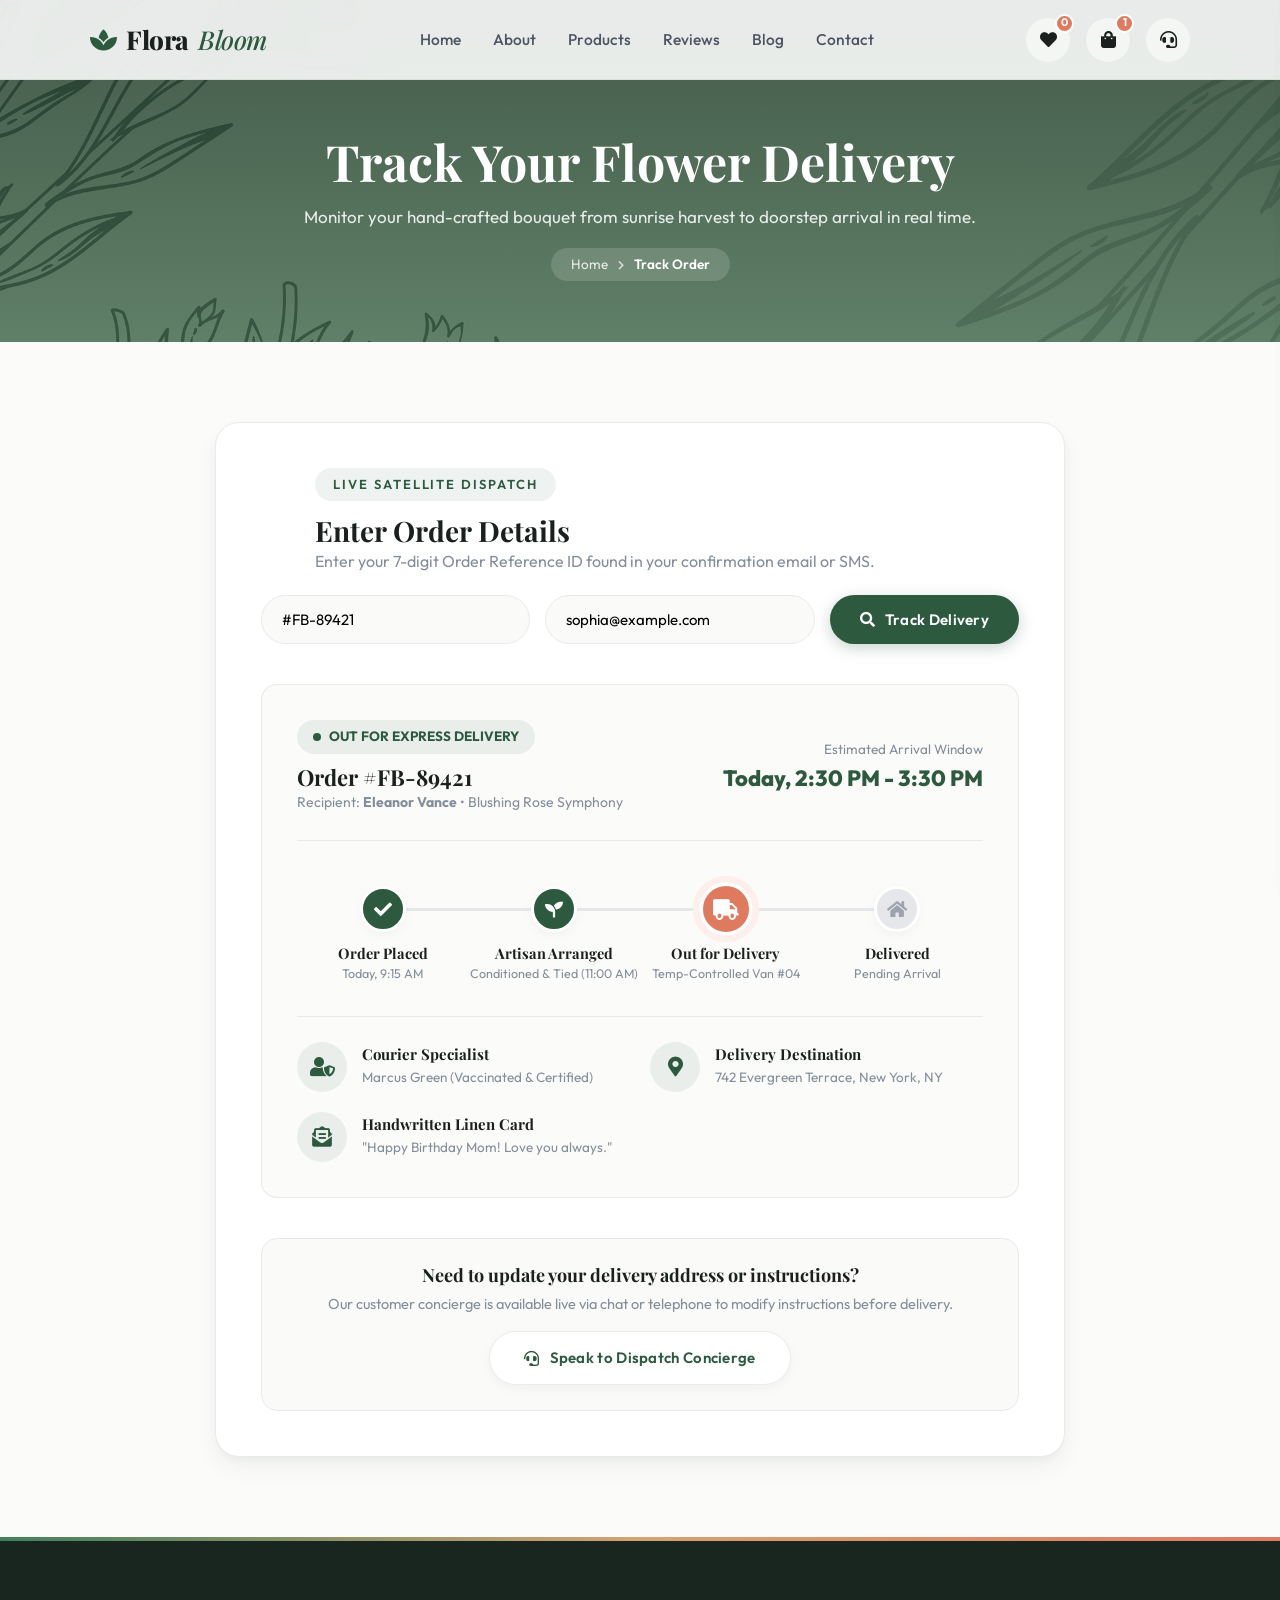
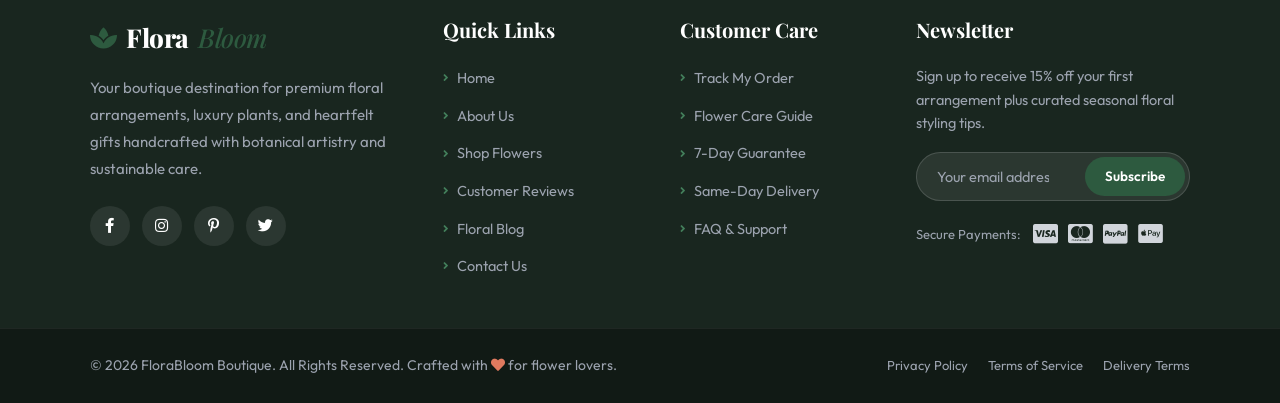
<file: Flower-Website-main/Flower-Website-main/track-order.html>
<!DOCTYPE html>
<html lang="en">
  <head>
    <meta charset="UTF-8" />
    <meta http-equiv="X-UA-Compatible" content="IE=edge" />
    <meta name="viewport" content="width=device-width, initial-scale=1.0" />
    <title>Track My Order | FloraBloom Live Flower Delivery Tracking</title>

    <!-- Google Fonts -->
    <link rel="preconnect" href="https://fonts.googleapis.com" />
    <link rel="preconnect" href="https://fonts.gstatic.com" crossorigin />
    <link
      href="https://fonts.googleapis.com/css2?family=Outfit:wght@300;400;500;600;700;800&family=Playfair+Display:ital,wght@0,500;0,600;0,700;0,800;1,400;1,600&display=swap"
      rel="stylesheet"
    />

    <!-- Font Awesome CDN -->
    <link
      rel="stylesheet"
      href="https://cdnjs.cloudflare.com/ajax/libs/font-awesome/5.15.4/css/all.min.css"
    />

    <!-- Stylesheets -->
    <link rel="stylesheet" href="css/style.css" />
    <link rel="stylesheet" href="css/responsive.css" />
  </head>

  <body>
    <!--=============== HEADER ===============-->
    <header>
      <div id="mobile">
        <i id="bar" class="fas fa-bars"></i>
      </div>

      <div class="nav--logo">
        <a href="index.html">
          <i class="fas fa-spa"></i>
          Flora<span>Bloom</span>
        </a>
      </div>

      <nav class="navbar">
        <a href="index.html">Home</a>
        <a href="about.html">About</a>
        <a href="product.html">Products</a>
        <a href="review.html">Reviews</a>
        <a href="blog.html">Blog</a>
        <a href="contact.html">Contact</a>
      </nav>

      <div class="nav--icon">
        <a href="#" class="icon-btn open-wish-btn" title="View Favourites">
          <i class="fas fa-heart"></i>
          <span class="badge-count wish-count">0</span>
        </a>
        <a href="#" class="icon-btn open-cart-btn" title="View Cart">
          <i class="fas fa-shopping-bag"></i>
          <span class="badge-count cart-count">0</span>
        </a>
        <a href="contact.html" class="icon-btn" title="Help & Contact">
          <i class="fas fa-headset"></i>
        </a>
      </div>
    </header>

    <!--=============== HERO BANNER ===============-->
    <section id="hero" class="hero">
      <div class="hero--section">
        <h1>Track Your Flower Delivery</h1>
        <p>Monitor your hand-crafted bouquet from sunrise harvest to doorstep arrival in real time.</p>
        <div class="breadcrumbs">
          <a href="index.html">Home</a>
          <i class="fas fa-chevron-right"></i>
          <span>Track Order</span>
        </div>
      </div>
    </section>

    <!--=============== TRACKING SECTION ===============-->
    <section style="padding: 8rem 7%;">
      <div class="track-card">
        <div class="track-form-wrap">
          <div class="section-header" style="text-align: left; margin-bottom: 2rem;">
            <span class="section-tag">Live Satellite Dispatch</span>
            <h2 style="font-size: 2.8rem;">Enter Order Details</h2>
            <p class="section-subtitle" style="margin: 0;">Enter your 7-digit Order Reference ID found in your confirmation email or SMS.</p>
          </div>

          <form class="track-form" onsubmit="event.preventDefault(); showToast('Tracking status refreshed! 🌸', 'fa-sync-alt');">
            <input type="text" value="#FB-89421" placeholder="e.g. #FB-89421" required />
            <input type="text" value="sophia@example.com" placeholder="Email or Phone Number" required />
            <button type="submit" class="btn" style="padding: 1.4rem 3rem;">
              <i class="fas fa-search"></i>
              <span>Track Delivery</span>
            </button>
          </form>
        </div>

        <!-- Live Tracker Result -->
        <div class="track-result-box">
          <div class="track-header-meta">
            <div>
              <span class="order-badge-pill">
                <span class="pulse-dot"></span>
                <span>OUT FOR EXPRESS DELIVERY</span>
              </span>
              <h3 style="font-size: 2.2rem; margin-top: 1rem;">Order #FB-89421</h3>
              <p style="font-size: 1.4rem; color: var(--text-muted); margin: 0;">Recipient: <strong>Eleanor Vance</strong> • Blushing Rose Symphony</p>
            </div>
            <div style="text-align: right;">
              <div style="font-size: 1.35rem; color: var(--text-muted);">Estimated Arrival Window</div>
              <div style="font-size: 2.2rem; font-weight: 800; color: var(--primary);">Today, 2:30 PM - 3:30 PM</div>
            </div>
          </div>

          <!-- 4-Step Stepper -->
          <div class="track-stepper">
            <div class="track-step done">
              <div class="step-icon"><i class="fas fa-check"></i></div>
              <h5>Order Placed</h5>
              <p>Today, 9:15 AM</p>
            </div>

            <div class="track-step done">
              <div class="step-icon"><i class="fas fa-seedling"></i></div>
              <h5>Artisan Arranged</h5>
              <p>Conditioned & Tied (11:00 AM)</p>
            </div>

            <div class="track-step current">
              <div class="step-icon"><i class="fas fa-truck"></i></div>
              <h5>Out for Delivery</h5>
              <p>Temp-Controlled Van #04</p>
            </div>

            <div class="track-step">
              <div class="step-icon"><i class="fas fa-home"></i></div>
              <h5>Delivered</h5>
              <p>Pending Arrival</p>
            </div>
          </div>

          <!-- Delivery Details & Courier Card -->
          <div style="display: grid; grid-template-columns: repeat(auto-fit, minmax(26rem, 1fr)); gap: 2rem; margin-top: 3.5rem; padding-top: 2.5rem; border-top: 1px solid var(--border-subtle);">
            <div style="display: flex; gap: 1.5rem; align-items: center;">
              <div style="width: 5rem; height: 5rem; border-radius: 50%; background: var(--primary-soft); display: flex; align-items: center; justify-content: center; font-size: 2rem; color: var(--primary);">
                <i class="fas fa-user-shield"></i>
              </div>
              <div>
                <h5 style="font-size: 1.5rem; margin-bottom: 0.2rem;">Courier Specialist</h5>
                <p style="font-size: 1.35rem; color: var(--text-muted); margin: 0;">Marcus Green (Vaccinated & Certified)</p>
              </div>
            </div>

            <div style="display: flex; gap: 1.5rem; align-items: center;">
              <div style="width: 5rem; height: 5rem; border-radius: 50%; background: var(--primary-soft); display: flex; align-items: center; justify-content: center; font-size: 2rem; color: var(--primary);">
                <i class="fas fa-map-marker-alt"></i>
              </div>
              <div>
                <h5 style="font-size: 1.5rem; margin-bottom: 0.2rem;">Delivery Destination</h5>
                <p style="font-size: 1.35rem; color: var(--text-muted); margin: 0;">742 Evergreen Terrace, New York, NY</p>
              </div>
            </div>

            <div style="display: flex; gap: 1.5rem; align-items: center;">
              <div style="width: 5rem; height: 5rem; border-radius: 50%; background: var(--primary-soft); display: flex; align-items: center; justify-content: center; font-size: 2rem; color: var(--primary);">
                <i class="fas fa-envelope-open-text"></i>
              </div>
              <div>
                <h5 style="font-size: 1.5rem; margin-bottom: 0.2rem;">Handwritten Linen Card</h5>
                <p style="font-size: 1.35rem; color: var(--text-muted); margin: 0;">"Happy Birthday Mom! Love you always."</p>
              </div>
            </div>
          </div>
        </div>

        <div style="margin-top: 4rem; text-align: center; background: #fafaf8; padding: 2.5rem; border-radius: var(--radius-md); border: 1px solid var(--border-subtle);">
          <h4 style="font-size: 1.8rem; margin-bottom: 0.5rem;">Need to update your delivery address or instructions?</h4>
          <p style="color: var(--text-muted); font-size: 1.45rem; margin-bottom: 1.5rem;">Our customer concierge is available live via chat or telephone to modify instructions before delivery.</p>
          <a href="contact.html" class="btn btn-secondary">
            <i class="fas fa-headset"></i>
            <span>Speak to Dispatch Concierge</span>
          </a>
        </div>
      </div>
    </section>

    <!--=============== FOOTER ===============-->
    <footer>
      <div class="footer-top">
        <div class="footer-grid">
          <div class="footer-col footer-about">
            <div class="nav--logo" style="margin-bottom: 1.5rem;">
              <a href="index.html" style="color: #fff;">
                <i class="fas fa-spa"></i>
                Flora<span>Bloom</span>
              </a>
            </div>
            <p>
              Your boutique destination for premium floral arrangements, luxury plants, and heartfelt gifts handcrafted with botanical artistry and sustainable care.
            </p>
            <div class="footer-socials">
              <a href="#" class="social-icon" title="Facebook"><i class="fab fa-facebook-f"></i></a>
              <a href="#" class="social-icon" title="Instagram"><i class="fab fa-instagram"></i></a>
              <a href="#" class="social-icon" title="Pinterest"><i class="fab fa-pinterest-p"></i></a>
              <a href="#" class="social-icon" title="Twitter"><i class="fab fa-twitter"></i></a>
            </div>
          </div>

          <div class="footer-col">
            <h3>Quick Links</h3>
            <ul class="footer-links">
              <li><a href="index.html"><i class="fas fa-angle-right"></i> Home</a></li>
              <li><a href="about.html"><i class="fas fa-angle-right"></i> About Us</a></li>
              <li><a href="product.html"><i class="fas fa-angle-right"></i> Shop Flowers</a></li>
              <li><a href="review.html"><i class="fas fa-angle-right"></i> Customer Reviews</a></li>
              <li><a href="blog.html"><i class="fas fa-angle-right"></i> Floral Blog</a></li>
              <li><a href="contact.html"><i class="fas fa-angle-right"></i> Contact Us</a></li>
            </ul>
          </div>

          <div class="footer-col">
            <h3>Customer Care</h3>
            <ul class="footer-links">
              <li><a href="track-order.html"><i class="fas fa-angle-right"></i> Track My Order</a></li>
              <li><a href="care-guide.html"><i class="fas fa-angle-right"></i> Flower Care Guide</a></li>
              <li><a href="guarantee.html"><i class="fas fa-angle-right"></i> 7-Day Guarantee</a></li>
              <li><a href="delivery.html"><i class="fas fa-angle-right"></i> Same-Day Delivery</a></li>
              <li><a href="faq.html"><i class="fas fa-angle-right"></i> FAQ & Support</a></li>
            </ul>
          </div>

          <div class="footer-col footer-newsletter">
            <h3>Newsletter</h3>
            <p>Sign up to receive 15% off your first arrangement plus curated seasonal floral styling tips.</p>
            <form class="newsletter-form">
              <input type="email" placeholder="Your email address..." required />
              <button type="submit">Subscribe</button>
            </form>
            <div class="payment-methods">
              <span>Secure Payments:</span>
              <div class="pay-icons">
                <i class="fab fa-cc-visa" title="Visa"></i>
                <i class="fab fa-cc-mastercard" title="Mastercard"></i>
                <i class="fab fa-cc-paypal" title="PayPal"></i>
                <i class="fab fa-cc-apple-pay" title="Apple Pay"></i>
              </div>
            </div>
          </div>
        </div>
      </div>

      <div class="credit">
        <p>© 2026 FloraBloom Boutique. All Rights Reserved. Crafted with <i class="fas fa-heart" style="color: var(--accent);"></i> for flower lovers.</p>
        <div class="credit-links">
          <a href="#">Privacy Policy</a>
          <a href="#">Terms of Service</a>
          <a href="#">Delivery Terms</a>
        </div>
      </div>
    </footer>

    <!--=============== SLIDE-OUT CART DRAWER ===============-->
    <div class="cart-drawer">
      <div class="cart-header">
        <h3><i class="fas fa-shopping-bag"></i> Your Basket</h3>
        <div class="close-cart-btn" title="Close"><i class="fas fa-times"></i></div>
      </div>
      <div class="cart-items-body"></div>
      <div class="cart-footer">
        <div class="cart-subtotal">
          <span>Subtotal:</span>
          <strong class="cart-subtotal-val">$0.00</strong>
        </div>
        <button class="btn checkout-btn" onclick="showToast('Proceeding to secure checkout! 🌸', 'fa-lock')">Proceed to Checkout</button>
      </div>
    </div>

    <!--=============== SLIDE-OUT FAVOURITES / WISHLIST DRAWER ===============-->
    <div class="wishlist-drawer">
      <div class="cart-header">
        <h3><i class="fas fa-heart" style="color: #e63946;"></i> Your Favourites (<span class="wish-count-val">0</span>)</h3>
        <div class="close-wish-btn" title="Close"><i class="fas fa-times"></i></div>
      </div>
      <div class="wishlist-items-body"></div>
      <div class="cart-footer">
        <button class="btn" style="width: 100%;" onclick="moveAllWishlistToCart()">
          <i class="fas fa-shopping-bag"></i> Move All to Basket
        </button>
      </div>
    </div>

    <!-- Scroll to Top Button -->
    <div class="scroll-top-btn"><i class="fas fa-arrow-up"></i></div>

    <!-- Script Link -->
    <script src="js/script.js"></script>
  </body>
</html>
</file>
<file: Flower-Website-main/Flower-Website-main/css/style.css>
/*=============================================================
  FLORABLOOM - MODERN FLORAL BOUTIQUE DESIGN SYSTEM
  Modern, Responsive, Aesthetic & Trending Stylesheet
=============================================================*/

@import url('https://fonts.googleapis.com/css2?family=Outfit:wght@300;400;500;600;700;800&family=Playfair+Display:ital,wght@0,500;0,600;0,700;0,800;1,400;1,600&display=swap');

/*=============== CSS VARIABLES / THEME SYSTEM ===============*/
:root {
  /* Colors */
  --primary: #2d5a3f;              /* Deep botanical forest green */
  --primary-hover: #1f3f2c;        /* Rich dark evergreen */
  --primary-light: #44805c;        /* Sage leaf green */
  --primary-soft: rgba(45, 90, 63, 0.08); /* Soft green tint */
  
  --accent: #e07a5f;               /* Warm terracotta rose */
  --accent-hover: #c96248;         /* Deep rose */
  --accent-soft: #fdf0ec;          /* Blush petal background */
  
  --gold: #d4a373;                 /* Elegant champagne gold */
  --gold-light: #fef8f0;           /* Soft honey tint */

  --text-dark: #19201d;            /* Rich dark charcoal text */
  --text-body: #4b5563;            /* Soft slate body text */
  --text-muted: #838e9b;           /* Muted caption text */
  --text-light: #ffffff;           /* Pure white */

  --bg-main: #fbfbf9;             /* Warm luxury ivory/alabaster */
  --bg-card: #ffffff;             /* Pure white card */
  --bg-glass: rgba(255, 255, 255, 0.88); /* Frosted glass */
  --bg-alt: #f4f6f3;              /* Subtle botanical light grey */

  --border-light: rgba(45, 90, 63, 0.1);
  --border-subtle: #eaeaea;

  /* Shadows */
  --shadow-sm: 0 4px 12px rgba(0, 0, 0, 0.04);
  --shadow-md: 0 10px 25px -4px rgba(45, 90, 63, 0.08), 0 4px 10px -2px rgba(0, 0, 0, 0.04);
  --shadow-lg: 0 20px 35px -5px rgba(45, 90, 63, 0.12), 0 8px 16px -4px rgba(0, 0, 0, 0.04);
  --shadow-hover: 0 25px 45px -8px rgba(45, 90, 63, 0.18);

  /* Typography */
  --font-serif: 'Playfair Display', Georgia, serif;
  --font-sans: 'Outfit', -apple-system, BlinkMacSystemFont, 'Segoe UI', Roboto, sans-serif;

  /* Transitions */
  --transition-fast: 0.2s cubic-bezier(0.4, 0, 0.2, 1);
  --transition-normal: 0.35s cubic-bezier(0.4, 0, 0.2, 1);
  --transition-slow: 0.5s cubic-bezier(0.4, 0, 0.2, 1);

  /* Radii */
  --radius-sm: 8px;
  --radius-md: 16px;
  --radius-lg: 24px;
  --radius-full: 9999px;
}

/*=============== BASE & RESET ===============*/
*, *::before, *::after {
  margin: 0;
  padding: 0;
  box-sizing: border-box;
  outline: none;
  border: none;
  text-decoration: none;
  -webkit-font-smoothing: antialiased;
  -moz-osx-font-smoothing: grayscale;
}

html {
  font-size: 62.5%; /* 1rem = 10px */
  overflow-x: hidden;
  scroll-behavior: smooth;
  scroll-padding-top: 8.5rem;
}

body {
  font-family: var(--font-sans);
  background-color: var(--bg-main);
  color: var(--text-body);
  line-height: 1.6;
  font-size: 1.6rem;
  overflow-x: hidden;
  position: relative;
}

/* Custom Scrollbar */
html::-webkit-scrollbar {
  width: 0.8rem;
}
html::-webkit-scrollbar-track {
  background: #f1f1ee;
}
html::-webkit-scrollbar-thumb {
  background: var(--primary-light);
  border-radius: var(--radius-full);
}
html::-webkit-scrollbar-thumb:hover {
  background: var(--primary);
}

/* Base Headings & Elements */
h1, h2, h3, h4, h5, h6 {
  font-family: var(--font-serif);
  color: var(--text-dark);
  font-weight: 700;
  line-height: 1.25;
}

p {
  color: var(--text-body);
  font-size: 1.6rem;
  line-height: 1.7;
}

img, video {
  max-width: 100%;
  height: auto;
  display: block;
  object-fit: cover;
}

a {
  color: inherit;
  transition: var(--transition-fast);
}

button, input, textarea, select {
  font-family: var(--font-sans);
}

section {
  padding: 8rem 7%;
  position: relative;
}

/* Section Header Typography */
.section-header {
  text-align: center;
  max-width: 65rem;
  margin: 0 auto 5rem;
}

.section-tag {
  display: inline-flex;
  align-items: center;
  gap: 0.8rem;
  font-size: 1.3rem;
  font-weight: 600;
  letter-spacing: 0.15em;
  text-transform: uppercase;
  color: var(--primary);
  background: var(--primary-soft);
  padding: 0.6rem 1.8rem;
  border-radius: var(--radius-full);
  margin-bottom: 1.2rem;
}

.heading {
  font-size: clamp(3rem, 4.5vw, 4.4rem);
  color: var(--text-dark);
  margin-bottom: 1.2rem;
  font-family: var(--font-serif);
}

.heading span {
  color: var(--primary);
  font-style: italic;
  font-weight: 600;
}

.section-subtitle {
  color: var(--text-muted);
  font-size: 1.6rem;
  margin-top: 0.8rem;
}

/* Modern Pill Buttons */
.btn {
  display: inline-flex;
  align-items: center;
  justify-content: center;
  gap: 1rem;
  background: var(--primary);
  color: var(--text-light);
  font-size: 1.5rem;
  font-weight: 600;
  padding: 1.4rem 3.4rem;
  border-radius: var(--radius-full);
  cursor: pointer;
  transition: var(--transition-normal);
  box-shadow: 0 4px 15px rgba(45, 90, 63, 0.25);
  position: relative;
  overflow: hidden;
  letter-spacing: 0.02em;
}

.btn:hover {
  background: var(--primary-hover);
  transform: translateY(-3px);
  box-shadow: 0 10px 25px rgba(45, 90, 63, 0.35);
  color: #fff;
}

.btn:active {
  transform: translateY(-1px);
}

.btn-secondary {
  background: #ffffff;
  color: var(--primary);
  border: 1.5px solid var(--border-light);
  box-shadow: var(--shadow-sm);
}

.btn-secondary:hover {
  background: var(--primary-soft);
  color: var(--primary);
  border-color: var(--primary);
  transform: translateY(-3px);
  box-shadow: var(--shadow-md);
}

.btn-accent {
  background: var(--accent);
  box-shadow: 0 4px 15px rgba(224, 122, 95, 0.3);
}

.btn-accent:hover {
  background: var(--accent-hover);
  box-shadow: 0 10px 25px rgba(224, 122, 95, 0.4);
}

/*=============== MODERN HEADER & NAVBAR ===============*/
header {
  position: fixed;
  top: 0;
  left: 0;
  right: 0;
  height: 8rem;
  padding: 0 7%;
  display: flex;
  align-items: center;
  justify-content: space-between;
  background: var(--bg-glass);
  backdrop-filter: blur(14px);
  -webkit-backdrop-filter: blur(14px);
  border-bottom: 1px solid rgba(45, 90, 63, 0.08);
  z-index: 1000;
  transition: var(--transition-normal);
}

header.scrolled {
  height: 7.2rem;
  background: rgba(255, 255, 255, 0.95);
  box-shadow: 0 10px 30px rgba(0, 0, 0, 0.06);
}

/* Brand Logo */
.nav--logo a {
  display: flex;
  align-items: center;
  gap: 1rem;
  font-family: var(--font-serif);
  font-size: 2.6rem;
  font-weight: 800;
  color: var(--text-dark);
  letter-spacing: -0.02em;
}

.nav--logo a i {
  color: var(--primary);
  font-size: 2.4rem;
  animation: floatLeaf 3s ease-in-out infinite alternate;
}

.nav--logo a span {
  color: var(--primary);
  font-weight: 500;
  font-style: italic;
}

@keyframes floatLeaf {
  0% { transform: translateY(0) rotate(0deg); }
  100% { transform: translateY(-4px) rotate(8deg); }
}

/* Desktop Navbar Links */
.navbar {
  display: flex;
  align-items: center;
  gap: 3.2rem;
}

.navbar a {
  font-size: 1.55rem;
  font-weight: 500;
  color: var(--text-body);
  position: relative;
  padding: 0.6rem 0;
  text-transform: capitalize;
  transition: var(--transition-fast);
}

.navbar a::after {
  content: '';
  position: absolute;
  bottom: 0;
  left: 50%;
  width: 0;
  height: 2px;
  background: var(--primary);
  border-radius: var(--radius-full);
  transition: var(--transition-normal);
  transform: translateX(-50%);
}

.navbar a:hover,
.navbar a.active {
  color: var(--primary);
  font-weight: 600;
}

.navbar a:hover::after,
.navbar a.active::after {
  width: 100%;
}

/* Header Action Icons */
.nav--icon {
  display: flex;
  align-items: center;
  gap: 1.6rem;
}

.icon-btn {
  position: relative;
  width: 4.4rem;
  height: 4.4rem;
  border-radius: 50%;
  background: var(--bg-alt);
  color: var(--text-dark);
  display: flex;
  align-items: center;
  justify-content: center;
  font-size: 1.7rem;
  cursor: pointer;
  transition: var(--transition-normal);
}

.icon-btn:hover {
  background: var(--primary);
  color: #fff;
  transform: translateY(-2px);
  box-shadow: 0 6px 15px rgba(45, 90, 63, 0.2);
}

.badge-count {
  position: absolute;
  top: -4px;
  right: -4px;
  background: var(--accent);
  color: #fff;
  font-size: 1.1rem;
  font-weight: 700;
  min-width: 1.9rem;
  height: 1.9rem;
  padding: 0 0.4rem;
  border-radius: var(--radius-full);
  display: flex;
  align-items: center;
  justify-content: center;
  border: 2px solid #fff;
}

/* Mobile Toggle Hamburger */
#mobile {
  display: none;
  cursor: pointer;
  width: 4.2rem;
  height: 4.2rem;
  border-radius: var(--radius-sm);
  background: var(--bg-alt);
  align-items: center;
  justify-content: center;
  font-size: 2rem;
  color: var(--text-dark);
  transition: var(--transition-fast);
}

#mobile:hover {
  background: var(--primary-soft);
  color: var(--primary);
}

/* Mobile Overlay */
.nav-overlay {
  position: fixed;
  inset: 0;
  background: rgba(25, 32, 29, 0.5);
  backdrop-filter: blur(4px);
  opacity: 0;
  visibility: hidden;
  transition: var(--transition-normal);
  z-index: 998;
}

.nav-overlay.active {
  opacity: 1;
  visibility: visible;
}

/*=============== MODERN HERO SECTION ===============*/
#home {
  position: relative;
  min-height: 100vh;
  padding: 14rem 7% 8rem;
  display: flex;
  align-items: center;
  background: linear-gradient(135deg, rgba(251, 251, 249, 0.95) 0%, rgba(251, 251, 249, 0.82) 55%, rgba(251, 251, 249, 0.4) 100%),
              url('../images/home.jpg') center/cover no-repeat;
  background-attachment: fixed;
}

.home-container {
  display: grid;
  grid-template-columns: 1.2fr 0.8fr;
  align-items: center;
  gap: 5rem;
  width: 100%;
}

.home--content {
  max-width: 65rem;
  z-index: 2;
}

.hero-badge {
  display: inline-flex;
  align-items: center;
  gap: 1rem;
  background: var(--bg-card);
  padding: 0.8rem 2rem;
  border-radius: var(--radius-full);
  box-shadow: var(--shadow-sm);
  border: 1px solid var(--border-light);
  margin-bottom: 2.2rem;
}

.hero-badge i {
  color: var(--accent);
  font-size: 1.5rem;
}

.hero-badge span {
  font-size: 1.35rem;
  font-weight: 600;
  color: var(--primary);
  letter-spacing: 0.05em;
  text-transform: uppercase;
}

.home--content h3 {
  font-size: clamp(3.8rem, 6vw, 6.4rem);
  line-height: 1.15;
  color: var(--text-dark);
  margin-bottom: 1.5rem;
  letter-spacing: -0.02em;
}

.home--content h3 span {
  color: var(--primary);
  font-style: italic;
  font-weight: 600;
  display: block;
}

.home--content p {
  font-size: 1.8rem;
  color: var(--text-body);
  margin-bottom: 3.5rem;
  max-width: 54rem;
  line-height: 1.8;
}

.hero-actions {
  display: flex;
  align-items: center;
  gap: 2rem;
  flex-wrap: wrap;
}

/* Floating Trust Cards in Hero */
.hero-features {
  display: grid;
  grid-template-columns: repeat(3, minmax(0, 1fr));
  gap: 1.6rem;
  margin-top: 4.5rem;
  padding-top: 3rem;
  border-top: 1px solid rgba(45, 90, 63, 0.12);
  width: 100%;
}

.hero-feat-item {
  display: flex;
  align-items: center;
  gap: 1.2rem;
  background: rgba(255, 255, 255, 0.7);
  backdrop-filter: blur(8px);
  -webkit-backdrop-filter: blur(8px);
  padding: 1.2rem 1.5rem;
  border-radius: var(--radius-md);
  border: 1px solid rgba(45, 90, 63, 0.08);
  box-shadow: 0 4px 15px rgba(0, 0, 0, 0.02);
  min-height: 7.4rem;
  transition: var(--transition-normal);
}

.hero-feat-item:hover {
  background: #ffffff;
  transform: translateY(-3px);
  box-shadow: 0 8px 20px rgba(45, 90, 63, 0.08);
  border-color: rgba(45, 90, 63, 0.18);
}

.hero-feat-icon {
  width: 4.2rem;
  height: 4.2rem;
  border-radius: 50%;
  background: var(--primary-soft);
  color: var(--primary);
  display: flex;
  align-items: center;
  justify-content: center;
  font-size: 1.7rem;
  flex-shrink: 0;
  transition: var(--transition-fast);
}

.hero-feat-item:hover .hero-feat-icon {
  background: var(--primary);
  color: #ffffff;
}

.hero-feat-text {
  display: flex;
  flex-direction: column;
  justify-content: center;
  min-width: 0;
}

.hero-feat-text h5 {
  font-size: 1.4rem;
  font-weight: 700;
  color: var(--text-dark);
  font-family: var(--font-sans);
  line-height: 1.25;
  margin-bottom: 0.2rem;
}

.hero-feat-text p {
  font-size: 1.2rem;
  color: var(--text-muted);
  padding: 0;
  margin: 0;
  line-height: 1.25;
}

/* Hero Right Floating Visual Card */
.hero-visual {
  position: relative;
  display: flex;
  justify-content: center;
}

.hero-floating-card {
  background: var(--bg-glass);
  backdrop-filter: blur(16px);
  -webkit-backdrop-filter: blur(16px);
  padding: 2.5rem 2.5rem 4rem;
  border-radius: var(--radius-lg);
  box-shadow: var(--shadow-lg);
  border: 1px solid rgba(255, 255, 255, 0.8);
  max-width: 38rem;
  width: 100%;
  position: relative;
  animation: gentleFloat 4s ease-in-out infinite alternate;
  margin-bottom: 2.5rem;
}

@keyframes gentleFloat {
  0% { transform: translateY(0); }
  100% { transform: translateY(-12px); }
}

.hero-card-img-wrap {
  position: relative;
  border-radius: var(--radius-md);
  overflow: hidden;
  height: 28rem;
  background: linear-gradient(180deg, #f7efe7 0%, #e8f0ea 100%);
  display: flex;
  align-items: center;
  justify-content: center;
}

.hero-card-img-wrap img {
  max-height: 90%;
  transition: var(--transition-normal);
}

.hero-floating-card:hover .hero-card-img-wrap img {
  transform: scale(1.08) rotate(2deg);
}

.hero-card-badge {
  position: absolute;
  top: 1.5rem;
  left: 1.5rem;
  background: var(--accent);
  color: #fff;
  font-size: 1.2rem;
  font-weight: 700;
  padding: 0.4rem 1.2rem;
  border-radius: var(--radius-full);
}

.hero-card-info {
  margin-top: 1.8rem;
  display: flex;
  align-items: center;
  justify-content: space-between;
}

.hero-card-info h4 {
  font-size: 2.1rem;
  color: var(--text-dark);
  font-family: var(--font-serif);
  margin-bottom: 0.4rem;
}

.hero-card-info .stars {
  color: #f59e0b;
  font-size: 1.3rem;
  display: flex;
  gap: 0.3rem;
}

.hero-card-info .price {
  font-size: 2.4rem;
  font-weight: 700;
  color: var(--primary);
  font-family: var(--font-sans);
}

/* Floating Rating Pill - Anchored at the bottom of the card with zero text overlap */
.floating-review-pill {
  position: absolute;
  bottom: -2.2rem;
  left: 50%;
  transform: translateX(-50%);
  background: #ffffff;
  padding: 1.1rem 2.2rem;
  border-radius: var(--radius-full);
  box-shadow: 0 10px 25px rgba(0, 0, 0, 0.12);
  display: flex;
  align-items: center;
  gap: 1.2rem;
  border: 1px solid rgba(45, 90, 63, 0.12);
  z-index: 10;
  white-space: nowrap;
}

.pill-avatars {
  display: flex;
  align-items: center;
}

.pill-avatars img {
  width: 3.2rem;
  height: 3.2rem;
  border-radius: 50%;
  border: 2px solid #fff;
  margin-left: -0.8rem;
}
.pill-avatars img:first-child {
  margin-left: 0;
}

.pill-text {
  font-size: 1.25rem;
  font-weight: 600;
  color: var(--text-dark);
}

.pill-text i {
  color: #fbbf24;
  margin-right: 0.3rem;
}

/*=============== PROMOTIONAL CARDS SECTION ===============*/
#card {
  padding: 4rem 7% 8rem;
  display: grid;
  grid-template-columns: repeat(auto-fit, minmax(32rem, 1fr));
  gap: 3rem;
}

.card--des {
  position: relative;
  padding: 3.5rem;
  border-radius: var(--radius-lg);
  background: #ffffff;
  border: 1px solid var(--border-subtle);
  box-shadow: var(--shadow-sm);
  display: flex;
  align-items: center;
  justify-content: space-between;
  overflow: hidden;
  transition: var(--transition-normal);
}

.card--des::before {
  content: '';
  position: absolute;
  top: 0;
  left: 0;
  width: 100%;
  height: 100%;
  opacity: 0.6;
  z-index: 0;
  transition: var(--transition-normal);
}

.card--des:nth-child(1)::before {
  background: linear-gradient(135deg, #fef4ea 0%, #ffffff 100%);
}
.card--des:nth-child(2)::before {
  background: linear-gradient(135deg, #eef6f1 0%, #ffffff 100%);
}
.card--des:nth-child(3)::before {
  background: linear-gradient(135deg, #fbeeee 0%, #ffffff 100%);
}

.card--des:hover {
  transform: translateY(-8px);
  box-shadow: var(--shadow-hover);
  border-color: var(--border-light);
}

.card--content {
  position: relative;
  z-index: 1;
  max-width: 60%;
}

.card-tag {
  display: inline-block;
  font-size: 1.2rem;
  font-weight: 700;
  text-transform: uppercase;
  letter-spacing: 0.1em;
  color: var(--accent);
  margin-bottom: 0.6rem;
}

.card--content h3 {
  font-size: 2.6rem;
  margin-bottom: 0.6rem;
}

.card-desc {
  font-size: 1.35rem;
  color: var(--text-muted);
  margin-bottom: 1.8rem;
}

.card-btn {
  display: inline-flex;
  align-items: center;
  gap: 0.8rem;
  font-size: 1.45rem;
  font-weight: 600;
  color: var(--primary);
  transition: var(--transition-fast);
}

.card-btn i {
  transition: var(--transition-fast);
}

.card-btn:hover {
  color: var(--primary-hover);
}

.card-btn:hover i {
  transform: translateX(5px);
}

.card--img {
  position: relative;
  z-index: 1;
  width: 40%;
  display: flex;
  justify-content: flex-end;
}

.card--img img {
  max-height: 16rem;
  transition: var(--transition-normal);
  filter: drop-shadow(0 10px 15px rgba(0, 0, 0, 0.08));
}

.card--des:hover .card--img img {
  transform: scale(1.12) rotate(3deg);
}

/*=============== INNER PAGE HERO BANNERS ===============*/
#hero {
  position: relative;
  min-height: 38vh;
  padding: 12rem 7% 5rem;
  display: flex;
  align-items: center;
  justify-content: center;
  text-align: center;
  background: linear-gradient(180deg, rgba(30, 61, 43, 0.82) 0%, rgba(45, 90, 63, 0.72) 100%),
              url('../images/ab2.png') center/cover no-repeat;
  color: #fff;
}

.hero--section {
  position: relative;
  z-index: 2;
  max-width: 70rem;
}

.hero--section h1 {
  font-size: clamp(3.4rem, 5vw, 5rem);
  color: #ffffff;
  margin-bottom: 1rem;
  font-family: var(--font-serif);
}

.hero--section p {
  color: rgba(255, 255, 255, 0.88);
  font-size: 1.7rem;
  margin-bottom: 1.6rem;
}

.breadcrumbs {
  display: inline-flex;
  align-items: center;
  gap: 1rem;
  background: rgba(255, 255, 255, 0.15);
  backdrop-filter: blur(8px);
  padding: 0.6rem 2rem;
  border-radius: var(--radius-full);
  font-size: 1.35rem;
}

.breadcrumbs a {
  color: rgba(255, 255, 255, 0.85);
}
.breadcrumbs a:hover {
  color: #fff;
  text-decoration: underline;
}
.breadcrumbs i {
  font-size: 1rem;
  opacity: 0.7;
}
.breadcrumbs span {
  color: #ffffff;
  font-weight: 600;
}

/*=============== PRODUCTS SECTION ===============*/
.product {
  padding: 8rem 7%;
}

/* Filter Bar & Controls */
.product-controls {
  display: flex;
  align-items: center;
  justify-content: space-between;
  flex-wrap: wrap;
  gap: 2rem;
  margin-bottom: 4rem;
}

.filter-buttons {
  display: flex;
  align-items: center;
  gap: 1rem;
  flex-wrap: wrap;
}

.filter-btn {
  background: #ffffff;
  color: var(--text-body);
  font-size: 1.45rem;
  font-weight: 600;
  padding: 1rem 2.2rem;
  border-radius: var(--radius-full);
  border: 1px solid var(--border-subtle);
  cursor: pointer;
  transition: var(--transition-fast);
  box-shadow: var(--shadow-sm);
}

.filter-btn:hover,
.filter-btn.active {
  background: var(--primary);
  color: #fff;
  border-color: var(--primary);
  box-shadow: 0 4px 15px rgba(45, 90, 63, 0.25);
}

.search-box {
  position: relative;
  min-width: 26rem;
}

.search-box input {
  width: 100%;
  padding: 1.2rem 4rem 1.2rem 2rem;
  border-radius: var(--radius-full);
  border: 1px solid var(--border-subtle);
  background: #fff;
  font-size: 1.45rem;
  color: var(--text-dark);
  box-shadow: var(--shadow-sm);
  transition: var(--transition-fast);
}

.search-box input:focus {
  border-color: var(--primary);
  box-shadow: 0 0 0 3px var(--primary-soft);
}

.search-box i {
  position: absolute;
  right: 1.8rem;
  top: 50%;
  transform: translateY(-50%);
  color: var(--text-muted);
  font-size: 1.6rem;
}

/* Product Grid */
.product--container {
  display: grid;
  grid-template-columns: repeat(auto-fill, minmax(28rem, 1fr));
  gap: 3rem;
}

.product-card {
  background: #ffffff;
  border-radius: var(--radius-lg);
  border: 1px solid var(--border-subtle);
  overflow: hidden;
  box-shadow: var(--shadow-sm);
  transition: var(--transition-normal);
  display: flex;
  flex-direction: column;
  position: relative;
}

.product-card:hover {
  transform: translateY(-8px);
  box-shadow: var(--shadow-hover);
  border-color: var(--border-light);
}

.pro-image-wrapper {
  position: relative;
  height: 28rem;
  background: #f7f9f7;
  display: flex;
  align-items: center;
  justify-content: center;
  overflow: hidden;
  padding: 2rem;
}

.pro-image-wrapper img {
  max-height: 85%;
  transition: var(--transition-normal);
  filter: drop-shadow(0 8px 12px rgba(0, 0, 0, 0.06));
}

.product-card:hover .pro-image-wrapper img {
  transform: scale(1.08);
}

/* Product Badges */
.badge-tag {
  position: absolute;
  top: 1.5rem;
  left: 1.5rem;
  font-size: 1.15rem;
  font-weight: 700;
  letter-spacing: 0.05em;
  padding: 0.5rem 1.2rem;
  border-radius: var(--radius-full);
  z-index: 3;
}

.badge-sale {
  background: var(--accent);
  color: #fff;
}

.badge-hot {
  background: var(--gold);
  color: #fff;
}

.badge-new {
  background: var(--primary);
  color: #fff;
}

/* Action Icons Tray */
.pro-actions {
  position: absolute;
  top: 1.5rem;
  right: -5rem;
  display: flex;
  flex-direction: column;
  gap: 0.8rem;
  z-index: 3;
  transition: var(--transition-normal);
}

.product-card:hover .pro-actions {
  right: 1.5rem;
}

.action-btn {
  width: 4rem;
  height: 4rem;
  border-radius: 50%;
  background: #ffffff;
  color: var(--text-dark);
  display: flex;
  align-items: center;
  justify-content: center;
  font-size: 1.5rem;
  cursor: pointer;
  box-shadow: var(--shadow-md);
  transition: var(--transition-fast);
}

.action-btn:hover {
  background: var(--primary);
  color: #fff;
  transform: scale(1.1);
}

.action-btn.active-wish {
  background: #e63946 !important;
  color: #ffffff !important;
  border-color: #e63946 !important;
  box-shadow: 0 4px 15px rgba(230, 57, 70, 0.45) !important;
  transform: scale(1.1);
  animation: heartPop 0.35s cubic-bezier(0.175, 0.885, 0.32, 1.275);
}

@keyframes heartPop {
  0% { transform: scale(0.85); }
  50% { transform: scale(1.3); }
  100% { transform: scale(1.1); }
}

/* Product Details */
.pro-content {
  padding: 2.2rem;
  display: flex;
  flex-direction: column;
  flex-grow: 1;
}

.pro-category {
  font-size: 1.25rem;
  font-weight: 600;
  color: var(--text-muted);
  text-transform: uppercase;
  letter-spacing: 0.08em;
  margin-bottom: 0.4rem;
}

.pro-title {
  font-size: 1.9rem;
  color: var(--text-dark);
  margin-bottom: 0.8rem;
  transition: var(--transition-fast);
}

.product-card:hover .pro-title {
  color: var(--primary);
}

.pro-rating {
  display: flex;
  align-items: center;
  gap: 0.6rem;
  margin-bottom: 1.2rem;
}

.stars {
  color: #f59e0b;
  font-size: 1.3rem;
}

.rating-count {
  font-size: 1.3rem;
  color: var(--text-muted);
}

.pro-bottom {
  display: flex;
  align-items: center;
  justify-content: space-between;
  margin-top: auto;
  padding-top: 1.2rem;
  border-top: 1px solid var(--border-subtle);
}

.price-wrap {
  display: flex;
  align-items: baseline;
  gap: 0.8rem;
}

.current-price {
  font-size: 2.2rem;
  font-weight: 700;
  color: var(--primary);
}

.old-price {
  font-size: 1.5rem;
  color: var(--text-muted);
  text-decoration: line-through;
}

.add-cart-btn {
  display: inline-flex;
  align-items: center;
  gap: 0.6rem;
  background: var(--primary-soft);
  color: var(--primary);
  font-size: 1.35rem;
  font-weight: 600;
  padding: 0.9rem 1.8rem;
  border-radius: var(--radius-full);
  cursor: pointer;
  transition: var(--transition-fast);
}

.add-cart-btn:hover {
  background: var(--primary);
  color: #fff;
  transform: translateY(-2px);
  box-shadow: 0 4px 12px rgba(45, 90, 63, 0.25);
}

/*=============== ABOUT SECTION & VIDEO ===============*/
.about {
  padding: 8rem 7%;
}

.about--des {
  display: grid;
  grid-template-columns: 1fr 1fr;
  align-items: center;
  gap: 6rem;
}

.video-container {
  position: relative;
  border-radius: var(--radius-lg);
  overflow: hidden;
  box-shadow: var(--shadow-lg);
  background: #000;
}

.video-container video {
  width: 100%;
  height: 100%;
  max-height: 48rem;
  object-fit: cover;
  display: block;
  border-radius: var(--radius-lg);
}

.video-badge {
  position: absolute;
  bottom: 2.5rem;
  left: 2.5rem;
  background: rgba(255, 255, 255, 0.92);
  backdrop-filter: blur(10px);
  padding: 1.2rem 2.2rem;
  border-radius: var(--radius-md);
  box-shadow: var(--shadow-md);
  display: flex;
  align-items: center;
  gap: 1.2rem;
}

.video-badge i {
  color: var(--primary);
  font-size: 2.2rem;
}

.video-badge span {
  font-size: 1.35rem;
  font-weight: 700;
  color: var(--text-dark);
}

.about-content span.sub-tag {
  color: var(--primary);
  font-size: 1.4rem;
  font-weight: 700;
  letter-spacing: 0.12em;
  text-transform: uppercase;
}

.about-content h3 {
  font-size: clamp(3rem, 4vw, 4rem);
  color: var(--text-dark);
  margin: 1.2rem 0 2rem;
}

.about-content p {
  color: var(--text-body);
  font-size: 1.65rem;
  margin-bottom: 1.6rem;
  line-height: 1.8;
}

.about-features-list {
  display: grid;
  grid-template-columns: 1fr 1fr;
  gap: 1.6rem;
  margin: 3rem 0;
}

.about-feature-item {
  display: flex;
  align-items: center;
  gap: 1.2rem;
}

.about-feature-item i {
  width: 3.2rem;
  height: 3.2rem;
  border-radius: 50%;
  background: var(--primary-soft);
  color: var(--primary);
  display: flex;
  align-items: center;
  justify-content: center;
  font-size: 1.4rem;
}

.about-feature-item span {
  font-size: 1.5rem;
  font-weight: 600;
  color: var(--text-dark);
}

/* Stats Counter Grid */
.stats-grid {
  display: grid;
  grid-template-columns: repeat(4, 1fr);
  gap: 2.5rem;
  margin-top: 6rem;
  padding: 4rem 3rem;
  background: #ffffff;
  border-radius: var(--radius-lg);
  box-shadow: var(--shadow-sm);
  border: 1px solid var(--border-subtle);
}

.stat-item {
  text-align: center;
  position: relative;
}

.stat-item:not(:last-child)::after {
  content: '';
  position: absolute;
  right: 0;
  top: 15%;
  height: 70%;
  width: 1px;
  background: var(--border-subtle);
}

.stat-num {
  font-size: 4rem;
  font-weight: 800;
  color: var(--primary);
  font-family: var(--font-serif);
  line-height: 1;
  margin-bottom: 0.8rem;
}

.stat-label {
  font-size: 1.45rem;
  color: var(--text-muted);
  font-weight: 500;
}

/* Core Values Cards */
.values-grid {
  display: grid;
  grid-template-columns: repeat(auto-fit, minmax(26rem, 1fr));
  gap: 2.5rem;
  margin-top: 6rem;
}

.value-card {
  background: #ffffff;
  padding: 3.5rem 2.5rem;
  border-radius: var(--radius-lg);
  border: 1px solid var(--border-subtle);
  box-shadow: var(--shadow-sm);
  text-align: center;
  transition: var(--transition-normal);
}

.value-card:hover {
  transform: translateY(-8px);
  box-shadow: var(--shadow-hover);
  border-color: var(--border-light);
}

.value-icon {
  width: 6.5rem;
  height: 6.5rem;
  border-radius: 50%;
  background: var(--primary-soft);
  color: var(--primary);
  display: flex;
  align-items: center;
  justify-content: center;
  font-size: 2.6rem;
  margin: 0 auto 2rem;
  transition: var(--transition-normal);
}

.value-card:hover .value-icon {
  background: var(--primary);
  color: #fff;
  transform: rotateY(180deg);
}

.value-card h4 {
  font-size: 2.1rem;
  margin-bottom: 1rem;
}

.value-card p {
  font-size: 1.45rem;
  color: var(--text-muted);
}

/*=============== REVIEWS & PERKS SECTION ===============*/
.rcard {
  padding: 4rem 7%;
}

.review--des {
  display: grid;
  grid-template-columns: repeat(auto-fit, minmax(24rem, 1fr));
  gap: 2.5rem;
}

.perk-card {
  background: #ffffff;
  padding: 3rem 2.5rem;
  border-radius: var(--radius-lg);
  border: 1px solid var(--border-subtle);
  box-shadow: var(--shadow-sm);
  display: flex;
  align-items: center;
  gap: 2rem;
  transition: var(--transition-normal);
}

.perk-card:hover {
  transform: translateY(-5px);
  box-shadow: var(--shadow-md);
  border-color: var(--border-light);
}

.perk-icon-wrap {
  width: 6rem;
  height: 6rem;
  border-radius: 50%;
  background: var(--primary-soft);
  display: flex;
  align-items: center;
  justify-content: center;
  flex-shrink: 0;
}

.perk-icon-wrap img {
  width: 3.4rem;
  height: 3.4rem;
  object-fit: contain;
}

.perk-info h3 {
  font-size: 1.8rem;
  color: var(--text-dark);
  margin-bottom: 0.4rem;
}

.perk-info p {
  font-size: 1.35rem;
  color: var(--text-muted);
  padding: 0;
}

/* Reviews Grid */
.client {
  padding: 8rem 7%;
}

.client--des {
  display: grid;
  grid-template-columns: repeat(auto-fit, minmax(32rem, 1fr));
  gap: 3rem;
}

.review-box {
  background: #ffffff;
  padding: 3.5rem;
  border-radius: var(--radius-lg);
  border: 1px solid var(--border-subtle);
  box-shadow: var(--shadow-sm);
  transition: var(--transition-normal);
  display: flex;
  flex-direction: column;
  position: relative;
}

.review-box:hover {
  transform: translateY(-6px);
  box-shadow: var(--shadow-hover);
  border-color: var(--border-light);
}

.quote-icon {
  position: absolute;
  top: 2.5rem;
  right: 2.5rem;
  color: var(--primary-soft);
  font-size: 3.5rem;
}

.review-stars {
  color: #f59e0b;
  font-size: 1.5rem;
  margin-bottom: 1.5rem;
}

.review-text {
  font-size: 1.55rem;
  color: var(--text-body);
  line-height: 1.8;
  font-style: italic;
  margin-bottom: 2.5rem;
  flex-grow: 1;
}

.client-profile {
  display: flex;
  align-items: center;
  gap: 1.5rem;
  border-top: 1px solid var(--border-subtle);
  padding-top: 2rem;
}

.client-profile img {
  width: 5.2rem;
  height: 5.2rem;
  border-radius: 50%;
  object-fit: cover;
  border: 2px solid var(--primary-light);
}

.client-meta h4 {
  font-size: 1.7rem;
  color: var(--text-dark);
  margin-bottom: 0.3rem;
}

.client-meta span {
  font-size: 1.3rem;
  color: var(--primary);
  display: flex;
  align-items: center;
  gap: 0.5rem;
  font-weight: 500;
}

/*=============== BLOG SECTION ===============*/
.blog {
  padding: 8rem 7%;
}

.blog--des {
  display: grid;
  grid-template-columns: repeat(auto-fit, minmax(32rem, 1fr));
  gap: 3.5rem;
}

.blog-box {
  background: #ffffff;
  border-radius: var(--radius-lg);
  border: 1px solid var(--border-subtle);
  overflow: hidden;
  box-shadow: var(--shadow-sm);
  transition: var(--transition-normal);
  display: flex;
  flex-direction: column;
}

.blog-box:hover {
  transform: translateY(-8px);
  box-shadow: var(--shadow-hover);
  border-color: var(--border-light);
}

.blog-image-wrap {
  position: relative;
  height: 25rem;
  overflow: hidden;
  background: #f4f6f4;
}

.blog-image-wrap img {
  width: 100%;
  height: 100%;
  object-fit: cover;
  transition: var(--transition-slow);
}

.blog-box:hover .blog-image-wrap img {
  transform: scale(1.1);
}

.blog-category-tag {
  position: absolute;
  top: 1.5rem;
  left: 1.5rem;
  background: var(--bg-glass);
  backdrop-filter: blur(10px);
  color: var(--primary);
  font-size: 1.2rem;
  font-weight: 700;
  text-transform: uppercase;
  letter-spacing: 0.08em;
  padding: 0.5rem 1.4rem;
  border-radius: var(--radius-full);
}

.blog-content {
  padding: 2.8rem;
  display: flex;
  flex-direction: column;
  flex-grow: 1;
}

.blog-meta {
  display: flex;
  align-items: center;
  gap: 2rem;
  margin-bottom: 1.4rem;
  font-size: 1.3rem;
  color: var(--text-muted);
}

.blog-meta span {
  display: flex;
  align-items: center;
  gap: 0.6rem;
}

.blog-meta i {
  color: var(--primary);
}

.blog-content h3 {
  font-size: 2.1rem;
  color: var(--text-dark);
  margin-bottom: 1.2rem;
  line-height: 1.4;
  transition: var(--transition-fast);
}

.blog-box:hover .blog-content h3 {
  color: var(--primary);
}

.blog-content p {
  color: var(--text-body);
  font-size: 1.5rem;
  line-height: 1.7;
  margin-bottom: 2rem;
  flex-grow: 1;
}

.blog-link {
  display: inline-flex;
  align-items: center;
  gap: 0.8rem;
  font-size: 1.45rem;
  font-weight: 600;
  color: var(--primary);
  margin-top: auto;
  transition: var(--transition-fast);
}

.blog-link i {
  transition: var(--transition-fast);
}

.blog-link:hover {
  color: var(--primary-hover);
}

.blog-link:hover i {
  transform: translateX(5px);
}

/*=============== CONTACT SECTION ===============*/
.contact {
  padding: 8rem 7% 4rem;
}

.icons-container {
  display: grid;
  grid-template-columns: repeat(auto-fit, minmax(26rem, 1fr));
  gap: 2.5rem;
}

.contact-info-card {
  background: #ffffff;
  padding: 3.5rem 2.5rem;
  border-radius: var(--radius-lg);
  border: 1px solid var(--border-subtle);
  box-shadow: var(--shadow-sm);
  text-align: center;
  transition: var(--transition-normal);
}

.contact-info-card:hover {
  transform: translateY(-6px);
  box-shadow: var(--shadow-hover);
  border-color: var(--border-light);
}

.contact-icon-circle {
  width: 6.5rem;
  height: 6.5rem;
  border-radius: 50%;
  background: var(--primary-soft);
  color: var(--primary);
  display: flex;
  align-items: center;
  justify-content: center;
  font-size: 2.4rem;
  margin: 0 auto 1.8rem;
  transition: var(--transition-normal);
}

.contact-info-card:hover .contact-icon-circle {
  background: var(--primary);
  color: #fff;
}

.contact-info-card h3 {
  font-size: 2rem;
  margin-bottom: 1rem;
}

.contact-info-card p,
.contact-info-card a {
  font-size: 1.5rem;
  color: var(--text-muted);
  line-height: 1.6;
}

.contact-info-card a:hover {
  color: var(--primary);
}

/* Contact Form & Location Map */
.form {
  padding: 4rem 7% 8rem;
}

.form--des {
  display: grid;
  grid-template-columns: 1fr 1fr;
  gap: 4rem;
  background: #ffffff;
  padding: 4.5rem;
  border-radius: var(--radius-lg);
  border: 1px solid var(--border-subtle);
  box-shadow: var(--shadow-md);
}

.form-header {
  margin-bottom: 2.5rem;
}

.form-header h3 {
  font-size: 3rem;
  margin-bottom: 0.8rem;
}

.form-header p {
  color: var(--text-muted);
  font-size: 1.5rem;
}

.form-grid {
  display: grid;
  grid-template-columns: 1fr 1fr;
  gap: 1.8rem;
  margin-bottom: 1.8rem;
}

.input-group {
  display: flex;
  flex-direction: column;
  gap: 0.6rem;
}

.input-group label {
  font-size: 1.35rem;
  font-weight: 600;
  color: var(--text-dark);
}

.input-group input,
.input-group textarea {
  width: 100%;
  padding: 1.4rem 1.8rem;
  border-radius: var(--radius-sm);
  border: 1px solid var(--border-subtle);
  background: #fafaf8;
  font-size: 1.5rem;
  color: var(--text-dark);
  transition: var(--transition-fast);
}

.input-group input:focus,
.input-group textarea:focus {
  border-color: var(--primary);
  background: #ffffff;
  box-shadow: 0 0 0 3px var(--primary-soft);
}

.input-group textarea {
  height: 14rem;
  resize: vertical;
}

.map-container {
  border-radius: var(--radius-md);
  overflow: hidden;
  height: 100%;
  min-height: 38rem;
  box-shadow: var(--shadow-sm);
  border: 1px solid var(--border-subtle);
}

.map-container iframe {
  width: 100%;
  height: 100%;
  border: 0;
  display: block;
}

/* FAQ Accordion */
.faq-section {
  padding: 2rem 7% 8rem;
}

.faq-container {
  max-width: 80rem;
  margin: 0 auto;
  display: flex;
  flex-direction: column;
  gap: 1.6rem;
}

.faq-item {
  background: #ffffff;
  border-radius: var(--radius-md);
  border: 1px solid var(--border-subtle);
  overflow: hidden;
  box-shadow: var(--shadow-sm);
  transition: var(--transition-fast);
}

.faq-question {
  padding: 2rem 2.5rem;
  display: flex;
  align-items: center;
  justify-content: space-between;
  cursor: pointer;
  font-size: 1.7rem;
  font-weight: 600;
  color: var(--text-dark);
}

.faq-question i {
  color: var(--primary);
  transition: var(--transition-fast);
}

.faq-item.active .faq-question i {
  transform: rotate(180deg);
}

.faq-answer {
  max-height: 0;
  overflow: hidden;
  transition: max-height 0.4s ease;
  background: #fafaf8;
}

.faq-answer p {
  padding: 0 2.5rem 2.2rem;
  font-size: 1.5rem;
  color: var(--text-body);
  line-height: 1.7;
}

/*=============== MODERN FOOTER ===============*/
footer {
  background: #19261f; /* Elegant luxury dark evergreen */
  color: #d1d5db;
  position: relative;
  overflow: hidden;
}

footer::before {
  content: '';
  position: absolute;
  top: 0;
  left: 0;
  right: 0;
  height: 4px;
  background: linear-gradient(90deg, var(--primary-light), var(--gold), var(--accent));
}

.footer-top {
  padding: 8rem 7% 5rem;
}

.footer-grid {
  display: grid;
  grid-template-columns: 1.6fr 1fr 1fr 1.4fr;
  gap: 4rem;
}

.footer-col h3 {
  color: #ffffff;
  font-size: 2rem;
  margin-bottom: 2.2rem;
  position: relative;
  font-family: var(--font-serif);
}

.footer-about p {
  color: #9ca3af;
  font-size: 1.5rem;
  line-height: 1.8;
  margin-bottom: 2.4rem;
  max-width: 32rem;
}

.footer-socials {
  display: flex;
  align-items: center;
  gap: 1.2rem;
}

.social-icon {
  width: 4rem;
  height: 4rem;
  border-radius: 50%;
  background: rgba(255, 255, 255, 0.08);
  color: #ffffff;
  display: flex;
  align-items: center;
  justify-content: center;
  font-size: 1.5rem;
  transition: var(--transition-fast);
}

.social-icon:hover {
  background: var(--primary);
  color: #fff;
  transform: translateY(-3px);
}

.footer-links {
  list-style: none;
  display: flex;
  flex-direction: column;
  gap: 1.2rem;
}

.footer-links a {
  display: inline-flex;
  align-items: center;
  gap: 0.8rem;
  color: #9ca3af;
  font-size: 1.45rem;
  transition: var(--transition-fast);
}

.footer-links a i {
  color: var(--primary-light);
  font-size: 1.1rem;
  transition: var(--transition-fast);
}

.footer-links a:hover {
  color: #ffffff;
  transform: translateX(4px);
}

.footer-links a:hover i {
  color: var(--gold);
}

/* Newsletter in Footer */
.footer-newsletter p {
  color: #9ca3af;
  font-size: 1.45rem;
  margin-bottom: 1.8rem;
  line-height: 1.6;
}

.newsletter-form {
  position: relative;
  display: flex;
  border-radius: var(--radius-full);
  overflow: hidden;
  background: rgba(255, 255, 255, 0.08);
  border: 1px solid rgba(255, 255, 255, 0.15);
  margin-bottom: 2.2rem;
}

.newsletter-form input {
  width: 100%;
  padding: 1.4rem 14rem 1.4rem 2rem;
  background: transparent;
  color: #fff;
  font-size: 1.45rem;
}

.newsletter-form input::placeholder {
  color: #9ca3af;
}

.newsletter-form button {
  position: absolute;
  right: 0.4rem;
  top: 0.4rem;
  bottom: 0.4rem;
  padding: 0 2rem;
  font-size: 1.35rem;
  font-weight: 600;
  border-radius: var(--radius-full);
  background: var(--primary);
  color: #fff;
  cursor: pointer;
  transition: var(--transition-fast);
}

.newsletter-form button:hover {
  background: var(--primary-light);
}

.payment-methods {
  display: flex;
  align-items: center;
  gap: 1.2rem;
}

.payment-methods span {
  font-size: 1.3rem;
  color: #9ca3af;
}

.pay-icons {
  display: flex;
  gap: 1rem;
  font-size: 2.2rem;
  color: #d1d5db;
}

/* Footer Bottom Credit */
.credit {
  background: #111a15;
  padding: 2.5rem 7%;
  border-top: 1px solid rgba(255, 255, 255, 0.06);
  display: flex;
  align-items: center;
  justify-content: space-between;
  flex-wrap: wrap;
  gap: 1.5rem;
}

.credit p {
  color: #9ca3af;
  font-size: 1.4rem;
}

.credit a {
  color: var(--gold);
  font-weight: 600;
}

.credit a:hover {
  text-decoration: underline;
}

.credit-links {
  display: flex;
  gap: 2rem;
}

.credit-links a {
  color: #9ca3af;
  font-size: 1.3rem;
  font-weight: normal;
}

.credit-links a:hover {
  color: #fff;
}

/*=============== INTERACTIVE MODALS & DRAWERS ===============*/
/* Shopping Cart & Wishlist Slide-out Drawers */
.cart-drawer,
.wishlist-drawer {
  position: fixed;
  top: 0;
  right: -44rem;
  width: 100%;
  max-width: 40rem;
  height: 100vh;
  background: #ffffff;
  box-shadow: -10px 0 35px rgba(0, 0, 0, 0.15);
  z-index: 1100;
  display: flex;
  flex-direction: column;
  transition: var(--transition-normal);
}

.cart-drawer.active,
.wishlist-drawer.active {
  right: 0;
}

.cart-header {
  padding: 2.5rem;
  display: flex;
  align-items: center;
  justify-content: space-between;
  border-bottom: 1px solid var(--border-subtle);
}

.close-cart-btn,
.close-wish-btn {
  width: 3.8rem;
  height: 3.8rem;
  border-radius: 50%;
  background: var(--bg-alt);
  display: flex;
  align-items: center;
  justify-content: center;
  cursor: pointer;
  font-size: 1.6rem;
  transition: var(--transition-fast);
}

.close-cart-btn:hover,
.close-wish-btn:hover {
  background: #e63946;
  color: #fff;
}

/* Wishlist Drawer Items */
.wishlist-items-body {
  padding: 2.5rem;
  flex-grow: 1;
  overflow-y: auto;
  display: flex;
  flex-direction: column;
  gap: 1.8rem;
}

.wishlist-empty-message {
  text-align: center;
  margin: auto;
  color: var(--text-muted);
}

.wishlist-empty-message i {
  font-size: 5rem;
  color: #fca5a5;
  margin-bottom: 1.5rem;
}

.wishlist-item {
  display: flex;
  align-items: center;
  gap: 1.6rem;
  padding-bottom: 1.6rem;
  border-bottom: 1px solid var(--border-subtle);
}

.wishlist-item img {
  width: 7rem;
  height: 7rem;
  border-radius: var(--radius-sm);
  background: var(--bg-alt);
  object-fit: cover;
}

.wishlist-item-details {
  flex-grow: 1;
}

.wishlist-item-title {
  font-size: 1.55rem;
  font-weight: 600;
  color: var(--text-dark);
  margin-bottom: 0.3rem;
}

.wishlist-item-price {
  font-size: 1.45rem;
  font-weight: 700;
  color: var(--primary);
  margin-bottom: 0.8rem;
}

.wishlist-item-actions {
  display: flex;
  align-items: center;
  gap: 1rem;
}

.wishlist-move-cart-btn {
  display: inline-flex;
  align-items: center;
  gap: 0.5rem;
  background: var(--primary-soft);
  color: var(--primary);
  font-size: 1.25rem;
  font-weight: 600;
  padding: 0.6rem 1.4rem;
  border-radius: var(--radius-full);
  cursor: pointer;
  transition: var(--transition-fast);
}

.wishlist-move-cart-btn:hover {
  background: var(--primary);
  color: #fff;
}

.wishlist-item-remove {
  color: #ef4444;
  cursor: pointer;
  font-size: 1.5rem;
  padding: 0.5rem;
  transition: var(--transition-fast);
  background: transparent;
}

.wishlist-item-remove:hover {
  transform: scale(1.15);
}

.cart-header h3 {
  font-size: 2.2rem;
  display: flex;
  align-items: center;
  gap: 1rem;
}

.close-cart-btn {
  width: 3.6rem;
  height: 3.6rem;
  border-radius: 50%;
  background: var(--bg-alt);
  display: flex;
  align-items: center;
  justify-content: center;
  cursor: pointer;
  font-size: 1.6rem;
  transition: var(--transition-fast);
}

.close-cart-btn:hover {
  background: #e63946;
  color: #fff;
}

.cart-items-body {
  padding: 2.5rem;
  flex-grow: 1;
  overflow-y: auto;
  display: flex;
  flex-direction: column;
  gap: 1.8rem;
}

.cart-empty-message {
  text-align: center;
  margin: auto;
  color: var(--text-muted);
}

.cart-empty-message i {
  font-size: 5rem;
  color: var(--primary-soft);
  margin-bottom: 1.5rem;
}

.cart-item {
  display: flex;
  align-items: center;
  gap: 1.6rem;
  padding-bottom: 1.6rem;
  border-bottom: 1px solid var(--border-subtle);
}

.cart-item img {
  width: 7rem;
  height: 7rem;
  border-radius: var(--radius-sm);
  background: var(--bg-alt);
  object-fit: cover;
}

.cart-item-details {
  flex-grow: 1;
}

.cart-item-title {
  font-size: 1.55rem;
  font-weight: 600;
  color: var(--text-dark);
  margin-bottom: 0.4rem;
}

.cart-item-price {
  font-size: 1.45rem;
  font-weight: 700;
  color: var(--primary);
}

.cart-item-qty {
  display: flex;
  align-items: center;
  gap: 1rem;
  margin-top: 0.8rem;
}

.qty-btn {
  width: 2.4rem;
  height: 2.4rem;
  border-radius: 4px;
  background: var(--bg-alt);
  cursor: pointer;
  display: flex;
  align-items: center;
  justify-content: center;
  font-size: 1.2rem;
}

.cart-item-remove {
  color: #ef4444;
  cursor: pointer;
  font-size: 1.5rem;
  padding: 0.5rem;
  transition: var(--transition-fast);
}

.cart-item-remove:hover {
  transform: scale(1.15);
}

.cart-footer {
  padding: 2.5rem;
  border-top: 1px solid var(--border-subtle);
  background: #fafaf8;
}

.cart-subtotal {
  display: flex;
  align-items: center;
  justify-content: space-between;
  margin-bottom: 2rem;
}

.cart-subtotal span {
  font-size: 1.6rem;
  color: var(--text-muted);
}

.cart-subtotal strong {
  font-size: 2.4rem;
  color: var(--text-dark);
  font-family: var(--font-serif);
}

.checkout-btn {
  width: 100%;
}

/* Quick View Modal */
.modal-overlay {
  position: fixed;
  inset: 0;
  background: rgba(25, 32, 29, 0.6);
  backdrop-filter: blur(6px);
  z-index: 1200;
  display: flex;
  align-items: center;
  justify-content: center;
  padding: 2rem;
  opacity: 0;
  visibility: hidden;
  transition: var(--transition-normal);
}

.modal-overlay.active {
  opacity: 1;
  visibility: visible;
}

.quick-view-card {
  background: #ffffff;
  border-radius: var(--radius-lg);
  max-width: 82rem;
  width: 100%;
  overflow: hidden;
  display: grid;
  grid-template-columns: 1fr 1fr;
  box-shadow: var(--shadow-lg);
  position: relative;
  transform: scale(0.9);
  transition: var(--transition-normal);
}

.modal-overlay.active .quick-view-card {
  transform: scale(1);
}

.close-modal-btn {
  position: absolute;
  top: 1.6rem;
  right: 1.6rem;
  width: 4.4rem;
  height: 4.4rem;
  border-radius: 50%;
  background: #ffffff;
  color: #1f2937;
  border: 1.5px solid #e2e8f0;
  box-shadow: 0 4px 14px rgba(0, 0, 0, 0.12);
  display: flex;
  align-items: center;
  justify-content: center;
  font-size: 1.8rem;
  cursor: pointer;
  z-index: 100;
  transition: all 0.25s cubic-bezier(0.4, 0, 0.2, 1);
}

.close-modal-btn:hover {
  background: #e63946;
  color: #ffffff;
  border-color: #e63946;
  transform: rotate(90deg) scale(1.08);
  box-shadow: 0 6px 20px rgba(230, 57, 70, 0.35);
}

.modal-img-wrap {
  background: #f7f9f7;
  display: flex;
  align-items: center;
  justify-content: center;
  padding: 3rem;
}

.modal-img-wrap img {
  max-height: 32rem;
  filter: drop-shadow(0 15px 25px rgba(0, 0, 0, 0.1));
}

.modal-details {
  padding: 4.5rem 3.5rem 3.5rem;
  display: flex;
  flex-direction: column;
  position: relative;
}

.modal-details .modal-category {
  max-width: calc(100% - 6rem);
  white-space: nowrap;
  overflow: hidden;
  text-overflow: ellipsis;
  margin-bottom: 1.2rem;
  align-self: flex-start;
}

.modal-details h3 {
  font-size: 2.8rem;
  margin-bottom: 0.8rem;
}

.modal-details .modal-price {
  font-size: 2.4rem;
  font-weight: 700;
  color: var(--primary);
  margin: 1.2rem 0;
}

.modal-details p {
  font-size: 1.5rem;
  color: var(--text-body);
  line-height: 1.7;
  margin-bottom: 2.5rem;
}

/* Toast Notifications */
.toast-container {
  position: fixed;
  bottom: 3rem;
  right: 3rem;
  z-index: 1300;
  display: flex;
  flex-direction: column;
  gap: 1rem;
  pointer-events: none;
}

.toast {
  background: #ffffff;
  color: var(--text-dark);
  padding: 1.4rem 2.2rem;
  border-radius: var(--radius-md);
  box-shadow: 0 10px 30px rgba(0, 0, 0, 0.15);
  border-left: 4px solid var(--primary);
  display: flex;
  align-items: center;
  gap: 1.2rem;
  font-size: 1.45rem;
  font-weight: 500;
  pointer-events: auto;
  animation: slideToast 0.4s ease forwards;
}

.toast i {
  color: var(--primary);
  font-size: 1.8rem;
}

@keyframes slideToast {
  0% { transform: translateX(100%); opacity: 0; }
  100% { transform: translateX(0); opacity: 1; }
}

/* Scroll To Top Button */
.scroll-top-btn {
  position: fixed;
  bottom: 3rem;
  left: 3rem;
  width: 4.8rem;
  height: 4.8rem;
  border-radius: 50%;
  background: var(--primary);
  color: #fff;
  display: flex;
  align-items: center;
  justify-content: center;
  font-size: 1.8rem;
  cursor: pointer;
  box-shadow: var(--shadow-md);
  z-index: 990;
  opacity: 0;
  visibility: hidden;
  transition: var(--transition-normal);
}

.scroll-top-btn.visible {
  opacity: 1;
  visibility: visible;
  transform: translateY(0);
}

.scroll-top-btn:hover {
  background: var(--primary-hover);
  transform: translateY(-4px);
  box-shadow: var(--shadow-hover);
}

/*=============================================================
  CUSTOMER CARE PAGES (TRACKING, CARE GUIDE, GUARANTEE, DELIVERY, FAQ)
=============================================================*/

/* Order Tracking Page */
.track-card {
  max-width: 85rem;
  margin: 0 auto;
  background: #ffffff;
  border-radius: var(--radius-lg);
  padding: 4.5rem;
  box-shadow: var(--shadow-md);
  border: 1px solid var(--border-subtle);
}

.track-form-wrap {
  margin-bottom: 4rem;
}

.track-form {
  display: flex;
  gap: 1.5rem;
  margin-top: 2rem;
  flex-wrap: wrap;
}

.track-form input {
  flex: 1;
  min-width: 26rem;
  padding: 1.4rem 2rem;
  border: 1.5px solid var(--border-subtle);
  border-radius: var(--radius-full);
  font-size: 1.5rem;
  background: #fafaf8;
  transition: var(--transition-fast);
}

.track-form input:focus {
  border-color: var(--primary);
  background: #fff;
  box-shadow: 0 0 0 3px var(--primary-soft);
}

.track-result-box {
  background: #fbfbf9;
  border-radius: var(--radius-md);
  padding: 3.5rem;
  border: 1px solid var(--border-light);
}

.track-header-meta {
  display: flex;
  align-items: center;
  justify-content: space-between;
  padding-bottom: 2.5rem;
  border-bottom: 1px solid var(--border-subtle);
  flex-wrap: wrap;
  gap: 1.5rem;
}

.order-badge-pill {
  display: inline-flex;
  align-items: center;
  gap: 0.8rem;
  background: var(--primary-soft);
  color: var(--primary);
  font-weight: 700;
  font-size: 1.35rem;
  padding: 0.6rem 1.6rem;
  border-radius: var(--radius-full);
}

.order-badge-pill .pulse-dot {
  width: 0.8rem;
  height: 0.8rem;
  border-radius: 50%;
  background: var(--primary);
  animation: pulseGreen 1.5s infinite;
}

@keyframes pulseGreen {
  0% { transform: scale(0.95); box-shadow: 0 0 0 0 rgba(45, 90, 63, 0.7); }
  70% { transform: scale(1); box-shadow: 0 0 0 8px rgba(45, 90, 63, 0); }
  100% { transform: scale(0.95); box-shadow: 0 0 0 0 rgba(45, 90, 63, 0); }
}

/* Stepper Timeline */
.track-stepper {
  display: grid;
  grid-template-columns: repeat(4, 1fr);
  position: relative;
  margin: 4.5rem 0 3.5rem;
}

.track-stepper::before {
  content: '';
  position: absolute;
  top: 2.2rem;
  left: 10%;
  right: 10%;
  height: 3px;
  background: #e5e7eb;
  z-index: 0;
}

.track-step {
  display: flex;
  flex-direction: column;
  align-items: center;
  text-align: center;
  position: relative;
  z-index: 1;
}

.step-icon {
  width: 4.6rem;
  height: 4.6rem;
  border-radius: 50%;
  background: #e5e7eb;
  color: #9ca3af;
  display: flex;
  align-items: center;
  justify-content: center;
  font-size: 1.8rem;
  margin-bottom: 1.2rem;
  border: 3px solid #fff;
  box-shadow: var(--shadow-sm);
  transition: var(--transition-normal);
}

.track-step.done .step-icon {
  background: var(--primary);
  color: #fff;
}

.track-step.current .step-icon {
  background: var(--accent);
  color: #fff;
  transform: scale(1.15);
  box-shadow: 0 0 0 6px var(--accent-soft);
}

.track-step h5 {
  font-size: 1.45rem;
  font-weight: 700;
  color: var(--text-dark);
  margin-bottom: 0.3rem;
}

.track-step p {
  font-size: 1.25rem;
  color: var(--text-muted);
  padding: 0;
  line-height: 1.3;
}

/* Care Guide Styles */
.care-steps-grid {
  display: grid;
  grid-template-columns: repeat(auto-fit, minmax(26rem, 1fr));
  gap: 3rem;
  margin-bottom: 6rem;
}

.care-card {
  background: #ffffff;
  border-radius: var(--radius-lg);
  padding: 3.5rem 2.8rem;
  border: 1px solid var(--border-subtle);
  box-shadow: var(--shadow-sm);
  transition: var(--transition-normal);
  display: flex;
  flex-direction: column;
  position: relative;
}

.care-card:hover {
  transform: translateY(-8px);
  box-shadow: var(--shadow-hover);
  border-color: var(--border-light);
}

.care-step-num {
  font-family: var(--font-serif);
  font-size: 3.6rem;
  font-weight: 800;
  color: var(--primary-soft);
  position: absolute;
  top: 2rem;
  right: 2.5rem;
}

.care-icon {
  width: 6.2rem;
  height: 6.2rem;
  border-radius: 50%;
  background: var(--primary-soft);
  color: var(--primary);
  display: flex;
  align-items: center;
  justify-content: center;
  font-size: 2.4rem;
  margin-bottom: 2.2rem;
}

.care-card h4 {
  font-size: 2.1rem;
  margin-bottom: 1.2rem;
}

.care-card p {
  font-size: 1.5rem;
  color: var(--text-body);
  line-height: 1.7;
}

.flower-care-grid {
  display: grid;
  grid-template-columns: repeat(auto-fit, minmax(32rem, 1fr));
  gap: 3rem;
}

.flower-care-card {
  background: #ffffff;
  border-radius: var(--radius-lg);
  border: 1px solid var(--border-subtle);
  overflow: hidden;
  box-shadow: var(--shadow-sm);
  display: flex;
}

.flower-care-img {
  width: 40%;
  background: #f7f9f7;
  display: flex;
  align-items: center;
  justify-content: center;
  padding: 1.5rem;
}

.flower-care-img img {
  max-height: 16rem;
}

.flower-care-info {
  width: 60%;
  padding: 2.5rem 2rem;
  display: flex;
  flex-direction: column;
  justify-content: center;
}

.flower-care-info h4 {
  font-size: 2rem;
  margin-bottom: 0.8rem;
}

.flower-care-info ul {
  list-style: none;
  display: flex;
  flex-direction: column;
  gap: 0.8rem;
  font-size: 1.35rem;
  color: var(--text-body);
}

.flower-care-info ul li i {
  color: var(--primary);
  margin-right: 0.6rem;
}

/* Guarantee Page Styles */
.guarantee-banner {
  background: linear-gradient(135deg, rgba(45, 90, 63, 0.08) 0%, rgba(224, 122, 95, 0.08) 100%);
  border: 1.5px solid var(--border-light);
  border-radius: var(--radius-lg);
  padding: 4.5rem;
  display: flex;
  align-items: center;
  gap: 4rem;
  margin-bottom: 6rem;
}

.guarantee-badge-icon {
  width: 10rem;
  height: 10rem;
  border-radius: 50%;
  background: var(--primary);
  color: #fff;
  display: flex;
  align-items: center;
  justify-content: center;
  font-size: 4.5rem;
  box-shadow: 0 10px 30px rgba(45, 90, 63, 0.3);
  flex-shrink: 0;
}

.claim-steps-grid {
  display: grid;
  grid-template-columns: repeat(auto-fit, minmax(28rem, 1fr));
  gap: 2.5rem;
}

.claim-step-card {
  background: #ffffff;
  padding: 3.5rem 2.8rem;
  border-radius: var(--radius-lg);
  border: 1px solid var(--border-subtle);
  box-shadow: var(--shadow-sm);
  text-align: center;
}

.claim-num-pill {
  display: inline-block;
  width: 4.2rem;
  height: 4.2rem;
  line-height: 4.2rem;
  border-radius: 50%;
  background: var(--accent-soft);
  color: var(--accent);
  font-weight: 800;
  font-size: 1.8rem;
  margin-bottom: 1.8rem;
}

/* Delivery Page Styles */
.delivery-slots-grid {
  display: grid;
  grid-template-columns: repeat(auto-fit, minmax(28rem, 1fr));
  gap: 3rem;
  margin-bottom: 6rem;
}

.delivery-slot-card {
  background: #ffffff;
  border-radius: var(--radius-lg);
  border: 1px solid var(--border-subtle);
  padding: 3.5rem 2.8rem;
  box-shadow: var(--shadow-sm);
  text-align: center;
  position: relative;
  transition: var(--transition-normal);
}

.delivery-slot-card.featured {
  border: 2px solid var(--primary);
  box-shadow: var(--shadow-md);
}

.delivery-slot-card.featured::before {
  content: 'MOST POPULAR';
  position: absolute;
  top: -1.2rem;
  left: 50%;
  transform: translateX(-50%);
  background: var(--primary);
  color: #fff;
  font-size: 1.15rem;
  font-weight: 700;
  padding: 0.3rem 1.4rem;
  border-radius: var(--radius-full);
}

.delivery-slot-card h4 {
  font-size: 2.2rem;
  margin-bottom: 1rem;
}

.delivery-price {
  font-size: 3.2rem;
  font-weight: 800;
  color: var(--primary);
  font-family: var(--font-serif);
  margin: 1.5rem 0;
}

.delivery-slot-card ul {
  list-style: none;
  margin: 2rem 0;
  display: flex;
  flex-direction: column;
  gap: 1rem;
  font-size: 1.45rem;
  color: var(--text-body);
  text-align: left;
}

.delivery-slot-card ul li i {
  color: var(--primary);
  margin-right: 0.8rem;
}
</file>
<file: Flower-Website-main/Flower-Website-main/css/responsive.css>
/*=============================================================
  FLORABLOOM - RESPONSIVE STYLESHEET
  100% Mobile, Tablet & Desktop Responsive System
=============================================================*/

/*=============== LARGE DEVICES / LAPTOPS (Max 1200px) ===============*/
@media (max-width: 1200px) {
  html {
    font-size: 58%;
  }

  section {
    padding: 7rem 5%;
  }

  header {
    padding: 0 5%;
  }

  .home-container {
    gap: 3rem;
  }

  .stats-grid {
    grid-template-columns: repeat(2, 1fr);
    gap: 3rem;
  }

  .stat-item:nth-child(2)::after {
    display: none;
  }

  .footer-grid {
    grid-template-columns: 1.4fr 1fr 1fr 1.2fr;
    gap: 3rem;
  }
}

/*=============== MEDIUM DEVICES / TABLETS (Max 991px) ===============*/
@media (max-width: 991px) {
  html {
    font-size: 55%;
    scroll-padding-top: 7.5rem;
  }

  header {
    padding: 0 4%;
  }

  #mobile {
    display: flex;
    order: 3;
  }

  .nav--icon {
    order: 2;
    margin-left: auto;
    margin-right: 1.5rem;
  }

  .nav--logo {
    order: 1;
  }

  /* Off-canvas Modern Mobile Drawer */
  .navbar {
    position: fixed;
    top: 0;
    right: -32rem;
    width: 30rem;
    height: 100vh;
    background: #ffffff;
    box-shadow: -10px 0 30px rgba(0, 0, 0, 0.12);
    display: flex;
    flex-direction: column;
    align-items: flex-start;
    justify-content: flex-start;
    padding: 9rem 3rem 4rem;
    gap: 1.2rem;
    transition: var(--transition-normal);
    z-index: 999;
    overflow-y: auto;
  }

  .navbar.active {
    right: 0;
  }

  .navbar a {
    width: 100%;
    font-size: 1.8rem;
    padding: 1.2rem 1.6rem;
    border-radius: var(--radius-sm);
    color: var(--text-dark);
    display: flex;
    align-items: center;
    justify-content: space-between;
    transition: var(--transition-fast);
  }

  .navbar a::after {
    display: none;
  }

  .navbar a:hover,
  .navbar a.active {
    background: var(--primary-soft);
    color: var(--primary);
    transform: translateX(6px);
  }

  /* Hero Section Collapse */
  #home {
    padding: 12rem 5% 6rem;
    min-height: auto;
  }

  .home-container {
    grid-template-columns: 1fr;
    text-align: center;
  }

  .home--content {
    max-width: 100%;
    margin: 0 auto;
    display: flex;
    flex-direction: column;
    align-items: center;
  }

  .home--content p {
    margin-left: auto;
    margin-right: auto;
  }

  .hero-actions {
    justify-content: center;
  }

  .hero-features {
    grid-template-columns: repeat(3, 1fr);
    width: 100%;
    text-align: left;
  }

  .hero-visual {
    margin-top: 4rem;
  }

  .hero-floating-card {
    max-width: 34rem;
    padding: 2.2rem 2.2rem 3.8rem;
    margin-bottom: 2.5rem;
  }

  .floating-review-pill {
    position: absolute;
    bottom: -2.2rem;
    left: 50%;
    transform: translateX(-50%);
    white-space: nowrap;
    box-shadow: 0 8px 20px rgba(0, 0, 0, 0.1);
  }

  /* About Grid */
  .about--des {
    grid-template-columns: 1fr;
    gap: 4rem;
  }

  .video-container video {
    max-height: 40rem;
  }

  /* Form & Map */
  .form--des {
    grid-template-columns: 1fr;
    padding: 3.5rem;
    gap: 3.5rem;
  }

  .map-container {
    min-height: 32rem;
  }

  /* Quick View Modal */
  .quick-view-card {
    grid-template-columns: 1fr;
    max-height: 90vh;
    overflow-y: auto;
  }

  .modal-img-wrap {
    padding: 2rem;
  }

  .modal-img-wrap img {
    max-height: 24rem;
  }

  .modal-details {
    padding: 2.5rem;
  }

  /* Footer */
  .footer-grid {
    grid-template-columns: 1fr 1fr;
    gap: 4rem;
  }
}

/*=============== SMALL DEVICES / PHABLETS (Max 768px) ===============*/
@media (max-width: 768px) {
  html {
    font-size: 52%;
  }

  section {
    padding: 6rem 4%;
  }

  .heading {
    font-size: 3.2rem;
  }

  .card--des {
    padding: 2.5rem;
  }

  .card--content h3 {
    font-size: 2.2rem;
  }

  .hero-features {
    grid-template-columns: 1fr;
    gap: 1.2rem;
  }

  .hero-feat-item {
    min-height: auto;
    padding: 1.4rem 1.8rem;
  }

  .product-controls {
    flex-direction: column;
    align-items: stretch;
  }

  .search-box {
    width: 100%;
  }

  .filter-buttons {
    overflow-x: auto;
    padding-bottom: 0.5rem;
    flex-wrap: nowrap;
    -webkit-overflow-scrolling: touch;
  }

  .filter-btn {
    white-space: nowrap;
    flex-shrink: 0;
  }

  .about-features-list {
    grid-template-columns: 1fr;
  }

  .form-grid {
    grid-template-columns: 1fr;
  }

  .cart-drawer,
  .wishlist-drawer {
    max-width: 100%;
    right: -100%;
  }

  .credit {
    flex-direction: column;
    text-align: center;
    gap: 1.2rem;
  }

  .credit-links {
    justify-content: center;
  }
}

/*=============== EXTRA SMALL DEVICES / PHONES (Max 576px) ===============*/
@media (max-width: 576px) {
  html {
    font-size: 50%;
  }

  header {
    height: 7rem;
    padding: 0 4%;
  }

  .nav--logo a {
    font-size: 2.2rem;
  }

  .nav--icon {
    gap: 1rem;
    margin-right: 1rem;
  }

  .icon-btn {
    width: 3.8rem;
    height: 3.8rem;
    font-size: 1.5rem;
  }

  #mobile {
    width: 3.8rem;
    height: 3.8rem;
    font-size: 1.7rem;
  }

  .navbar {
    width: 82%;
    right: -85%;
  }

  #home {
    padding: 10rem 4% 5rem;
  }

  .home--content h3 {
    font-size: 3.6rem;
  }

  .home--content p {
    font-size: 1.6rem;
  }

  .hero-actions {
    flex-direction: column;
    width: 100%;
  }

  .hero-actions .btn {
    width: 100%;
  }

  #card {
    grid-template-columns: 1fr;
    padding: 2rem 4% 6rem;
    gap: 2rem;
  }

  .card--des {
    flex-direction: column-reverse;
    text-align: center;
    gap: 2rem;
  }

  .card--content {
    max-width: 100%;
  }

  .card--img {
    width: 100%;
    justify-content: center;
  }

  .card--img img {
    max-height: 14rem;
  }

  .product--container,
  .client--des,
  .blog--des,
  .icons-container,
  .review--des {
    grid-template-columns: 1fr;
  }

  .stats-grid {
    grid-template-columns: 1fr;
    padding: 3rem 2rem;
    gap: 2.5rem;
  }

  .stat-item::after {
    display: none !important;
  }

  .form--des {
    padding: 2.5rem 1.8rem;
  }

  .form-header h3 {
    font-size: 2.4rem;
  }

  .footer-grid {
    grid-template-columns: 1fr;
    gap: 3.5rem;
  }

  .newsletter-form {
    flex-direction: column;
    background: transparent;
    border: none;
  }

  .newsletter-form input {
    padding: 1.4rem 1.8rem;
    background: rgba(255, 255, 255, 0.08);
    border: 1px solid rgba(255, 255, 255, 0.15);
    border-radius: var(--radius-full);
    margin-bottom: 1rem;
  }

  .newsletter-form button {
    position: static;
    padding: 1.2rem;
    width: 100%;
  }

  .toast-container {
    bottom: 2rem;
    right: 2rem;
    left: 2rem;
  }

  .toast {
    font-size: 1.35rem;
    padding: 1.2rem 1.6rem;
  }

  .scroll-top-btn {
    bottom: 2rem;
    left: 2rem;
    width: 4.2rem;
    height: 4.2rem;
    font-size: 1.6rem;
  }
}

/*=============== TINY SCREENS (Max 380px) ===============*/
@media (max-width: 380px) {
  html {
    font-size: 47%;
  }

  .nav--logo a {
    font-size: 2rem;
  }

  .home--content h3 {
    font-size: 3.2rem;
  }

  .btn {
    padding: 1.2rem 2.4rem;
    font-size: 1.4rem;
  }
}

/* Responsive Styles for Customer Care Pages */
@media (max-width: 768px) {
  .track-stepper {
    grid-template-columns: 1fr;
    gap: 2.5rem;
  }
  .track-stepper::before {
    display: none;
  }
  .track-card {
    padding: 2.5rem 1.8rem;
  }
  .flower-care-card {
    flex-direction: column;
  }
  .flower-care-img {
    width: 100%;
    height: 18rem;
  }
  .flower-care-info {
    width: 100%;
    padding: 2rem;
  }
  .guarantee-banner {
    flex-direction: column;
    text-align: center;
    padding: 3rem 2rem;
  }
}
</file>
